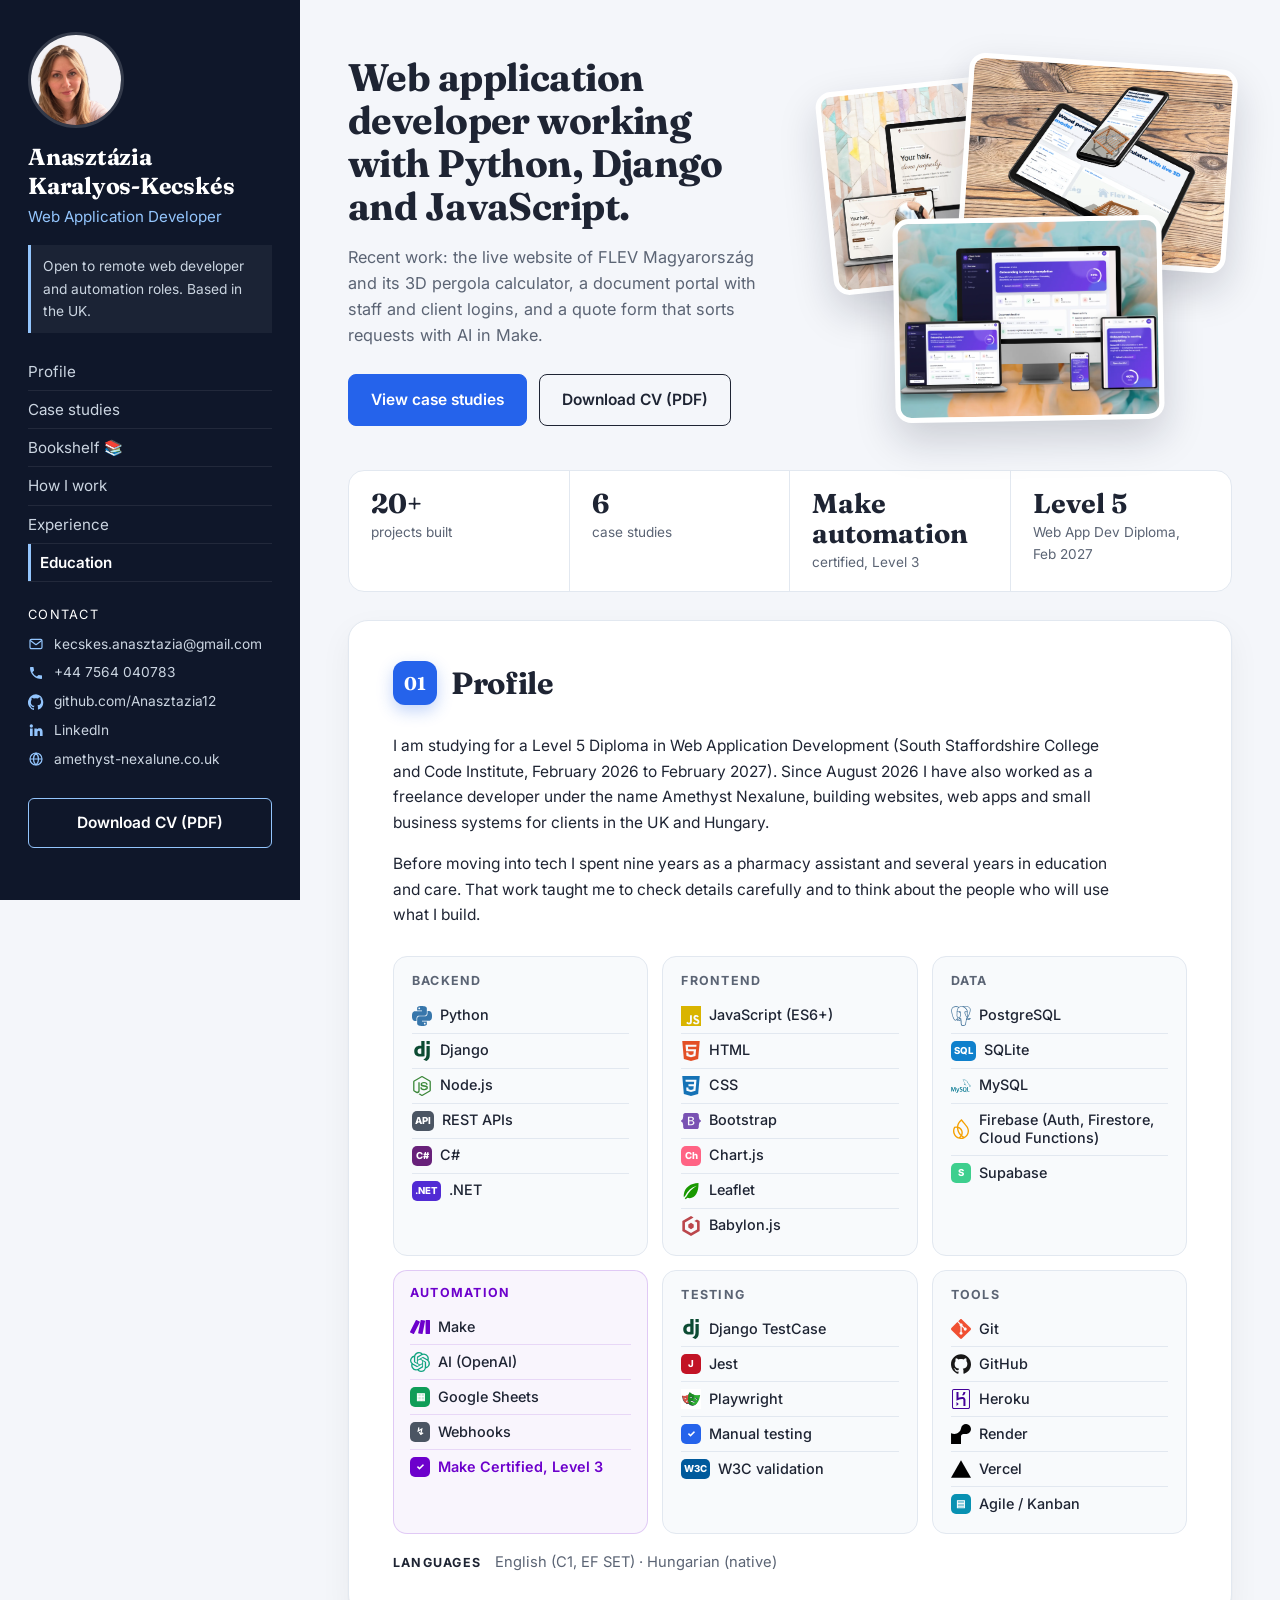
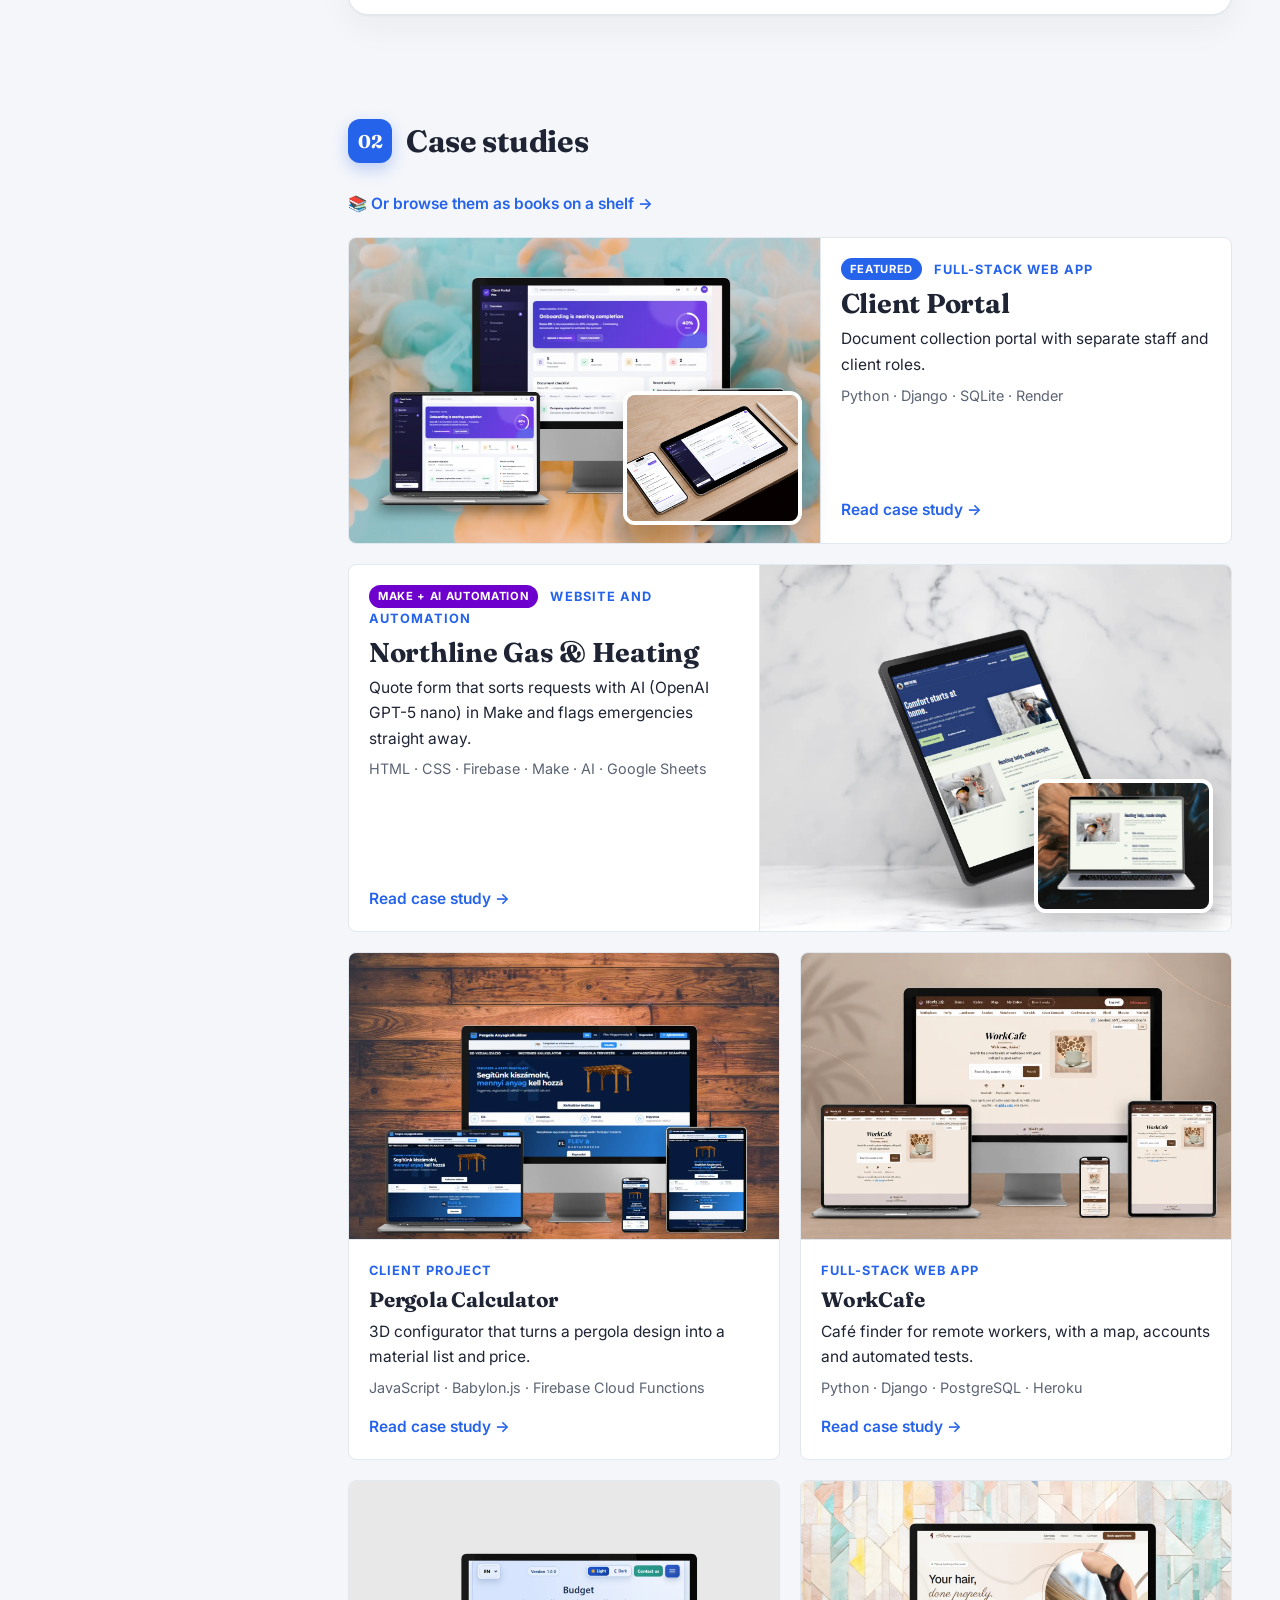
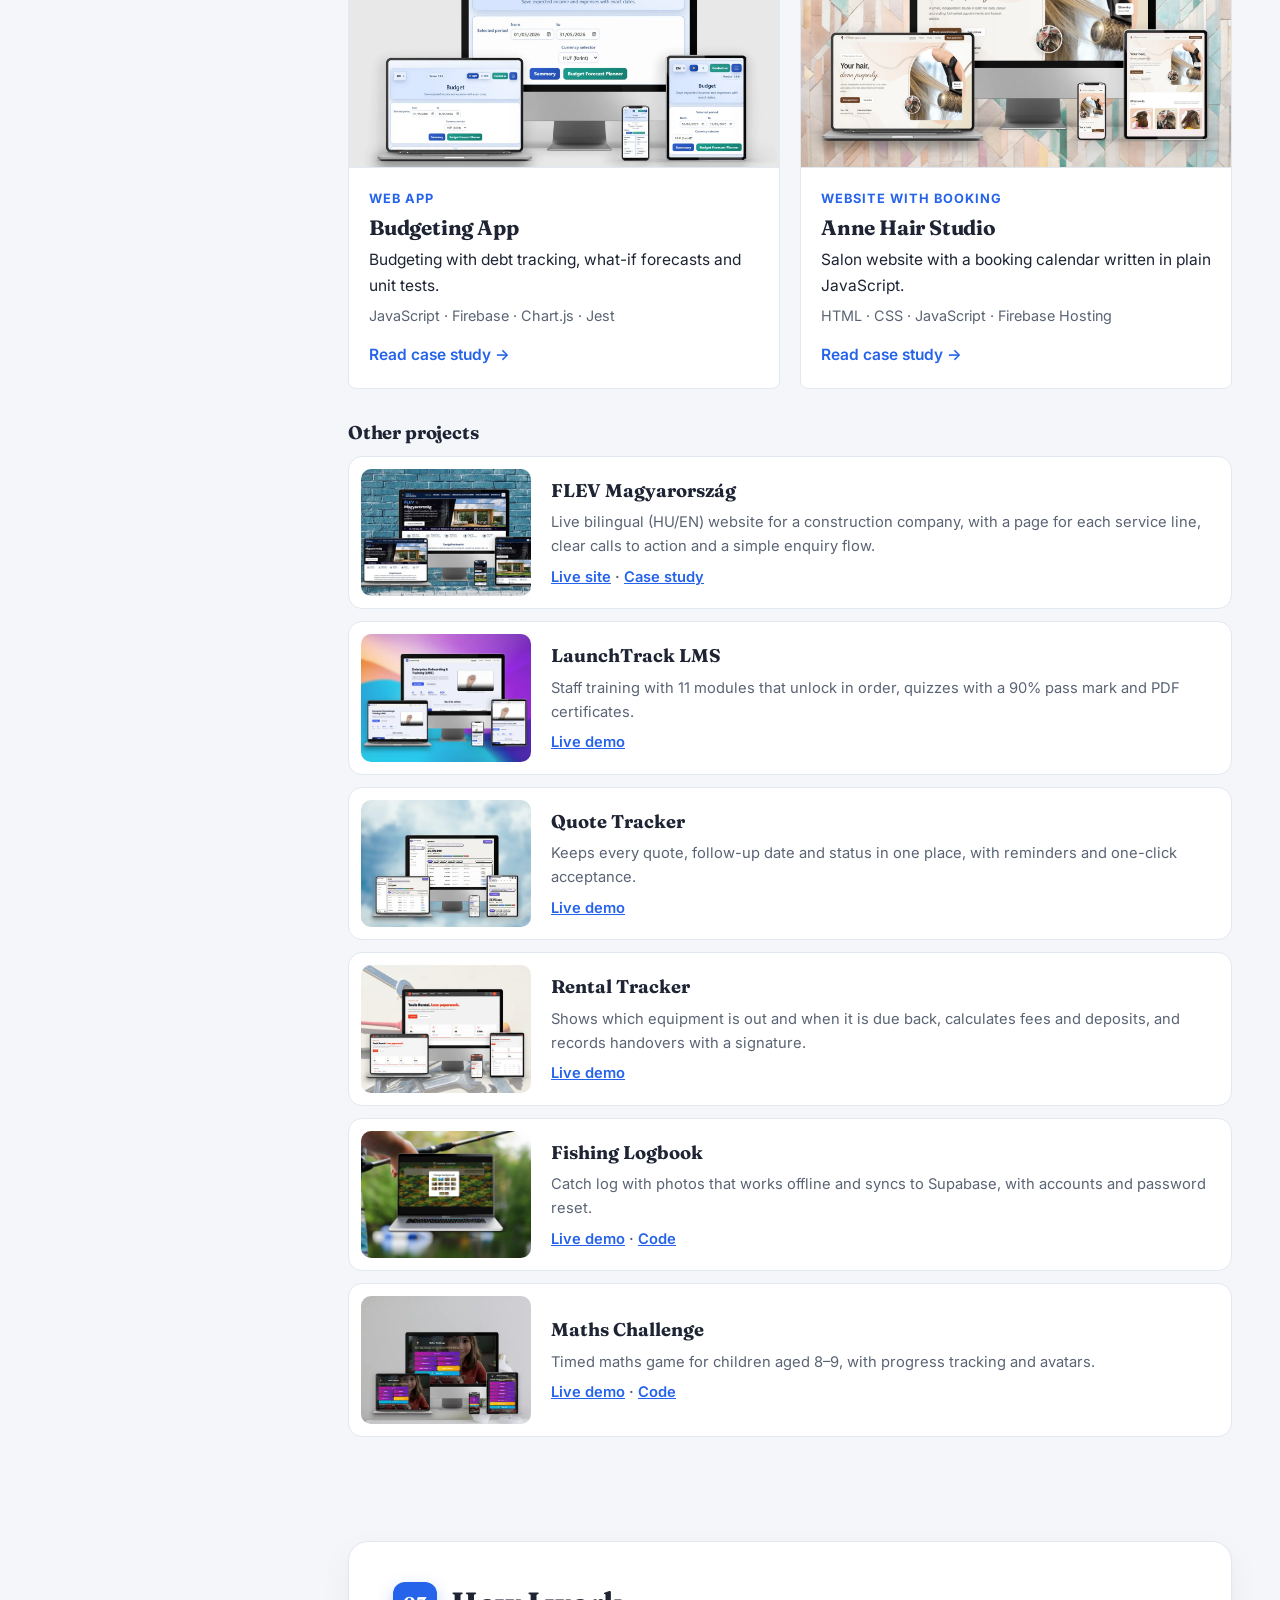
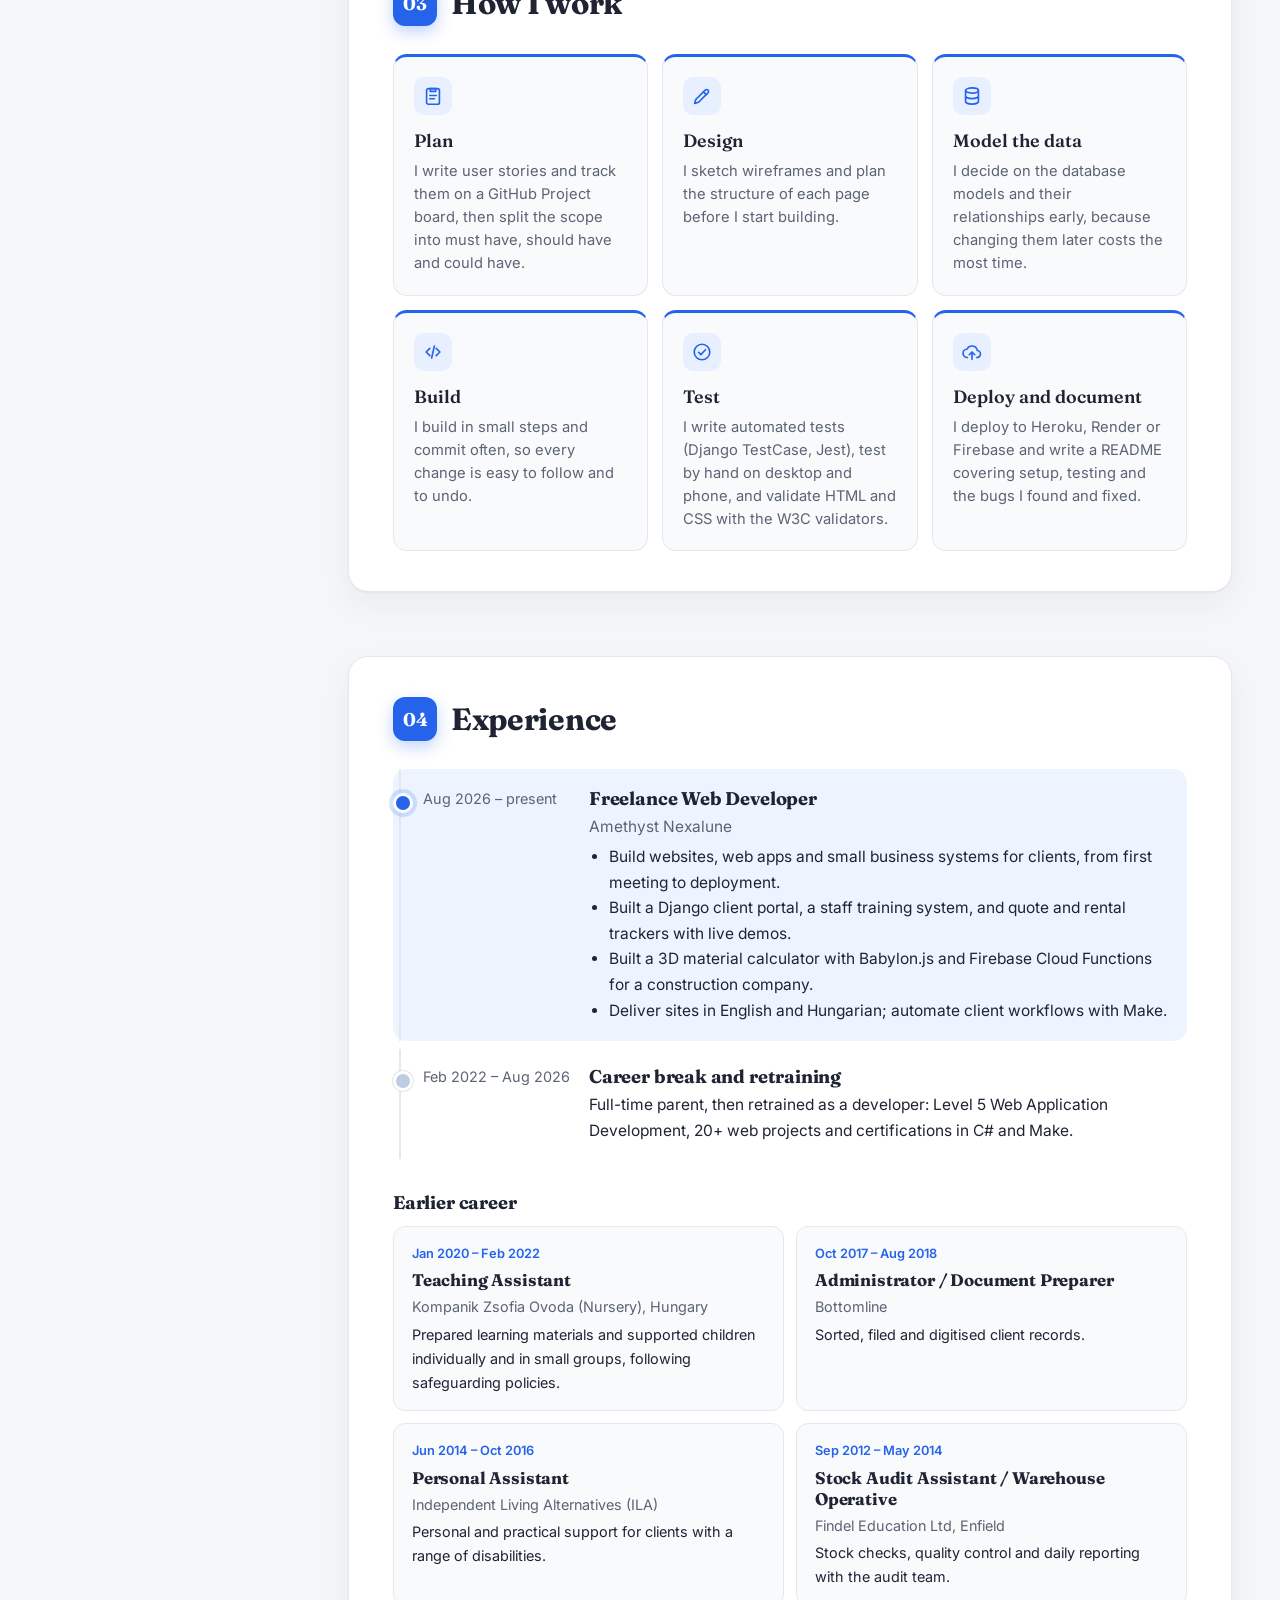
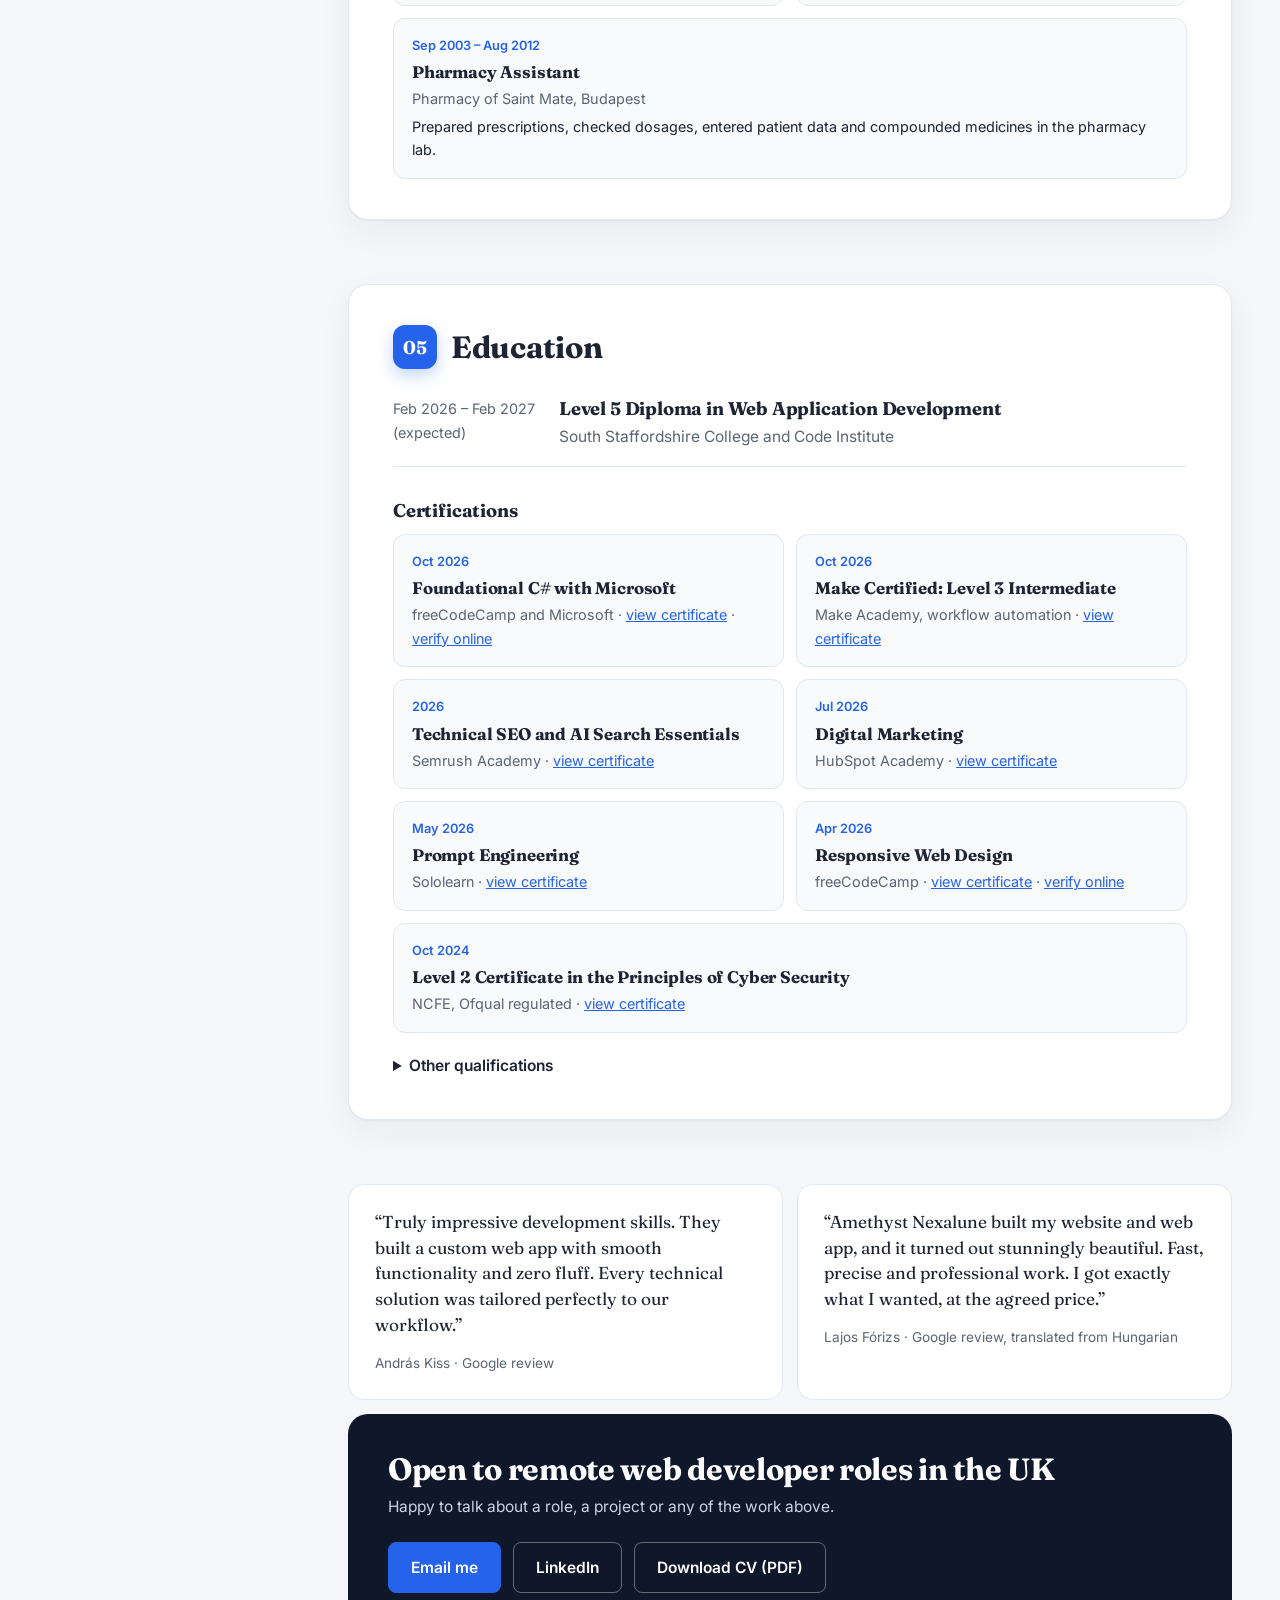
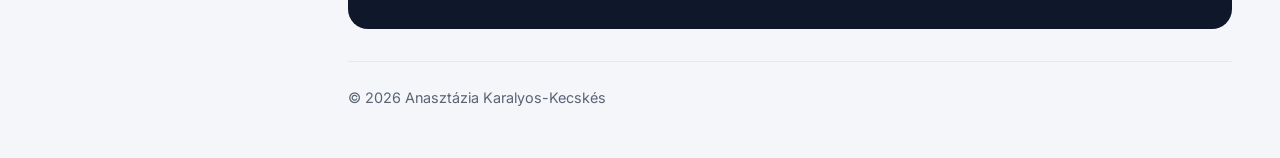
<file: index.html>
<!DOCTYPE html>
<html lang="en">
<head>
    <meta charset="UTF-8">
    <meta name="viewport" content="width=device-width, initial-scale=1.0">
    <title>Anasztázia Karalyos-Kecskés | Web Application Developer</title>
    <meta name="description" content="Portfolio and CV of Anasztázia Karalyos-Kecskés, web application developer working with Python, Django, JavaScript, PostgreSQL and Firebase.">
    <meta property="og:type" content="website">
    <meta property="og:title" content="Anasztázia Karalyos-Kecskés | Web Application Developer">
    <meta property="og:description" content="Portfolio and CV of Anasztázia Karalyos-Kecskés, web application developer working with Python, Django, JavaScript, PostgreSQL and Firebase.">
    <meta property="og:url" content="https://anasztazia12.github.io/portfolio/">
    <meta property="og:image" content="https://anasztazia12.github.io/portfolio/assets/images/og-portfolio.png">
    <meta property="og:image:width" content="1200">
    <meta property="og:image:height" content="630">
    <meta name="twitter:card" content="summary_large_image">
    <link rel="icon" href="assets/images/favicon.ico">
    <link rel="apple-touch-icon" href="assets/images/favicon180.png">
    <link rel="preconnect" href="https://fonts.googleapis.com">
    <link rel="preconnect" href="https://fonts.gstatic.com" crossorigin>
    <link rel="stylesheet" href="https://fonts.googleapis.com/css2?family=Fraunces:opsz,wght@9..144,600;9..144,700&family=Inter:wght@400;500;600;700&display=swap">
    <link rel="stylesheet" href="assets/css/style.css">
</head>
<body>

<div class="layout">

    <!-- Sidebar -->
    <aside class="sidebar">
        <img class="photo" src="assets/images/profile.webp" alt="Anasztázia Karalyos-Kecskés" width="120" height="120">
        <h1>Anasztázia <span class="nowrap">Karalyos-Kecskés</span></h1>
        <p class="role">Web Application Developer</p>
        <p class="status">Open to remote web developer and automation roles. Based in the UK.</p>

        <nav>
            <ul class="menu">
                <li><a href="#profile">Profile</a></li>
                <li><a href="#projects">Case studies</a></li>
                <li><a href="bookshelf.html">Bookshelf 📚</a></li>
                <li><a href="#how-i-work">How I work</a></li>
                <li><a href="#experience">Experience</a></li>
                <li><a href="#education">Education</a></li>
            </ul>
        </nav>

        <p class="side-title">Contact</p>
        <ul class="contact">
            <li><a href="mailto:kecskes.anasztazia@gmail.com"><svg class="ic" viewBox="0 0 24 24" aria-hidden="true"><rect x="3" y="5" width="18" height="14" rx="2" fill="none" stroke="currentColor" stroke-width="1.8"/><path d="m4 7 8 6 8-6" fill="none" stroke="currentColor" stroke-width="1.8" stroke-linecap="round" stroke-linejoin="round"/></svg><span>kecskes.anasztazia@gmail.com</span></a></li>
            <li><a href="tel:+447564040783"><svg class="ic" viewBox="0 0 24 24" aria-hidden="true"><path d="M6.6 10.8a15 15 0 0 0 6.6 6.6l2.2-2.2a1 1 0 0 1 1-.25 11.4 11.4 0 0 0 3.6.57 1 1 0 0 1 1 1V20a1 1 0 0 1-1 1A17 17 0 0 1 3 4a1 1 0 0 1 1-1h3.5a1 1 0 0 1 1 1c0 1.25.2 2.45.57 3.57a1 1 0 0 1-.25 1z" fill="currentColor"/></svg><span>+44 7564 040783</span></a></li>
            <li><a href="https://github.com/Anasztazia12" target="_blank" rel="noopener"><svg class="ic" viewBox="0 0 24 24" aria-hidden="true"><path fill="currentColor" d="M12 .5a12 12 0 0 0-3.8 23.4c.6.1.8-.3.8-.6v-2c-3.3.7-4-1.6-4-1.6-.6-1.4-1.4-1.8-1.4-1.8-1.1-.7.1-.7.1-.7 1.2.1 1.8 1.2 1.8 1.2 1.1 1.8 2.8 1.3 3.5 1 .1-.8.4-1.3.8-1.6-2.7-.3-5.5-1.3-5.5-5.9 0-1.3.5-2.4 1.2-3.2-.1-.3-.5-1.5.1-3.2 0 0 1-.3 3.3 1.2a11.5 11.5 0 0 1 6 0C17.3 4.7 18.3 5 18.3 5c.6 1.7.2 2.9.1 3.2.8.8 1.2 1.9 1.2 3.2 0 4.6-2.8 5.6-5.5 5.9.4.4.8 1.1.8 2.2v3.3c0 .3.2.7.8.6A12 12 0 0 0 12 .5z"/></svg><span>github.com/Anasztazia12</span></a></li>
            <li><a href="https://www.linkedin.com/in/anasztazia-k-096679420/" target="_blank" rel="noopener"><svg class="ic" viewBox="0 0 24 24" aria-hidden="true"><path fill="currentColor" d="M4.98 3.5a2.5 2.5 0 1 1 0 5 2.5 2.5 0 0 1 0-5zM3 9.75h4v11.25H3zM9.5 9.75h3.8v1.6h.06c.53-1 1.83-2.05 3.77-2.05 4.03 0 4.77 2.6 4.77 6v5.7h-4v-5.05c0-1.2-.02-2.75-1.7-2.75-1.7 0-1.95 1.3-1.95 2.66V21H9.5z"/></svg><span>LinkedIn</span></a></li>
            <li><a href="https://www.amethyst-nexalune.co.uk" target="_blank" rel="noopener"><svg class="ic" viewBox="0 0 24 24" aria-hidden="true"><g fill="none" stroke="currentColor" stroke-width="1.8"><circle cx="12" cy="12" r="9"/><path d="M3 12h18M12 3c2.5 2.7 3.8 5.7 3.8 9s-1.3 6.3-3.8 9M12 3c-2.5 2.7-3.8 5.7-3.8 9s1.3 6.3 3.8 9"/></g></svg><span>amethyst-nexalune.co.uk</span></a></li>
        </ul>

        <a class="cv-button" href="assets/pdf/CV_Anasztazia_Karalyos-Kecskes.pdf" download>Download CV (PDF)</a>
    </aside>

    <!-- Main content -->
    <main class="content">

        <!-- Intro -->
        <section class="intro">
            <div class="intro-text">
                <p class="intro-title">Web application developer working with Python, Django and JavaScript.</p>
                <p class="intro-sub">Recent work: the live website of FLEV Magyarország and its 3D pergola calculator, a document portal with staff and client logins, and a quote form that sorts requests with AI in Make.</p>
                <div class="intro-actions">
                    <a class="btn btn-primary" href="#projects">View case studies</a>
                    <a class="btn" href="assets/pdf/CV_Anasztazia_Karalyos-Kecskes.pdf" download>Download CV (PDF)</a>
                </div>
            </div>
            <div class="intro-shots" aria-label="Three of my projects">
                <a class="shot shot-1" href="case-studies/anne-hair-studio.html"><img src="assets/images/hair-responsive-devices-mockup.webp" alt="Anne Hair Studio website on several devices"><span>Anne Hair Studio</span></a>
                <a class="shot shot-2" href="case-studies/pergola-calculator.html"><img src="assets/images/pergola-mockup2.webp" alt="Pergola Calculator with its live 3D model on a tablet and phone"><span>Pergola Calculator</span></a>
                <a class="shot shot-3" href="case-studies/client-portal.html"><img src="assets/images/client-portal-responsive-devices-mockup.webp" alt="Client Portal on several devices"><span>Client Portal</span></a>
            </div>
            <ul class="intro-stats">
                <li><strong>20+</strong><span>projects built</span></li>
                <li><strong>6</strong><span>case studies</span></li>
                <li><strong>Make automation</strong><span>certified, Level 3</span></li>
                <li><strong>Level 5</strong><span>Web App Dev Diploma, <span class="nowrap">Feb 2027</span></span></li>
            </ul>
        </section>

        <!-- Profile -->
        <section class="block" id="profile">
            <h2><span class="num">01</span>Profile</h2>
            <p>I am studying for a Level 5 Diploma in Web Application Development (South Staffordshire College and Code Institute, February 2026 to February 2027). Since August 2026 I have also worked as a freelance developer under the name Amethyst Nexalune, building websites, web apps and small business systems for clients in the UK and Hungary.</p>
            <p>Before moving into tech I spent nine years as a pharmacy assistant and several years in education and care. That work taught me to check details carefully and to think about the people who will use what I build.</p>

            <div class="skill-groups">
                <div class="skill-group">
                    <h3>Backend</h3>
                    <ul class="chips">
                        <li><svg class="sk-logo" style="color:#3776AB" aria-hidden="true"><use href="assets/images/tech-logos.svg#python"></use></svg><span>Python</span></li>
                        <li><svg class="sk-logo" style="color:#0C4B33" aria-hidden="true"><use href="assets/images/tech-logos.svg#django"></use></svg><span>Django</span></li>
                        <li><svg class="sk-logo" style="color:#3C873A" aria-hidden="true"><use href="assets/images/tech-logos.svg#nodejs"></use></svg><span>Node.js</span></li>
                        <li><span class="sk-mark" style="background:#4b5563" aria-hidden="true">API</span><span>REST APIs</span></li>
                        <li><span class="sk-mark" style="background:#68217A" aria-hidden="true">C#</span><span>C#</span></li>
                        <li><span class="sk-mark" style="background:#512BD4" aria-hidden="true">.NET</span><span>.NET</span></li>
                    </ul>
                </div>
                <div class="skill-group">
                    <h3>Frontend</h3>
                    <ul class="chips">
                        <li><svg class="sk-logo" style="color:#D9B400" aria-hidden="true"><use href="assets/images/tech-logos.svg#javascript"></use></svg><span>JavaScript (ES6+)</span></li>
                        <li><svg class="sk-logo" style="color:#E34F26" aria-hidden="true"><use href="assets/images/tech-logos.svg#html5"></use></svg><span>HTML</span></li>
                        <li><svg class="sk-logo" style="color:#1572B6" aria-hidden="true"><use href="assets/images/tech-logos.svg#css3"></use></svg><span>CSS</span></li>
                        <li><svg class="sk-logo" style="color:#7952B3" aria-hidden="true"><use href="assets/images/tech-logos.svg#bootstrap"></use></svg><span>Bootstrap</span></li>
                        <li><span class="sk-mark" style="background:#FF6384" aria-hidden="true">Ch</span><span>Chart.js</span></li>
                        <li><svg class="sk-logo" style="color:#199900" aria-hidden="true"><use href="assets/images/tech-logos.svg#leaflet"></use></svg><span>Leaflet</span></li>
                        <li><svg class="sk-logo" style="color:#BB464B" aria-hidden="true"><use href="assets/images/tech-logos.svg#babylondotjs"></use></svg><span>Babylon.js</span></li>
                    </ul>
                </div>
                <div class="skill-group">
                    <h3>Data</h3>
                    <ul class="chips">
                        <li><svg class="sk-logo" style="color:#336791" aria-hidden="true"><use href="assets/images/tech-logos.svg#postgresql"></use></svg><span>PostgreSQL</span></li>
                        <li><span class="sk-mark" style="background:#0F80CC" aria-hidden="true">SQL</span><span>SQLite</span></li>
                        <li><svg class="sk-logo" style="color:#00758F" aria-hidden="true"><use href="assets/images/tech-logos.svg#mysql"></use></svg><span>MySQL</span></li>
                        <li><svg class="sk-logo" style="color:#F5A000" aria-hidden="true"><use href="assets/images/tech-logos.svg#firebase"></use></svg><span>Firebase (Auth, Firestore, Cloud Functions)</span></li>
                        <li><span class="sk-mark" style="background:#3ECF8E" aria-hidden="true">S</span><span>Supabase</span></li>
                    </ul>
                </div>
                <div class="skill-group skill-group-make">
                    <h3>Automation</h3>
                    <ul class="chips">
                        <li><svg class="sk-logo" style="color:#6D00CC" aria-hidden="true"><use href="assets/images/tech-logos.svg#make"></use></svg><span>Make</span></li>
                        <li><svg class="sk-logo" style="color:#10A37F" aria-hidden="true"><use href="assets/images/tech-logos.svg#openai"></use></svg><span>AI (OpenAI)</span></li>
                        <li><span class="sk-mark" style="background:#0F9D58" aria-hidden="true">▦</span><span>Google Sheets</span></li>
                        <li><span class="sk-mark" style="background:#4b5563" aria-hidden="true">↯</span><span>Webhooks</span></li>
                        <li class="chip-cert"><span class="sk-mark" style="background:#6D00CC" aria-hidden="true">✓</span><span>Make Certified, Level 3</span></li>
                    </ul>
                </div>
                <div class="skill-group">
                    <h3>Testing</h3>
                    <ul class="chips">
                        <li><svg class="sk-logo" style="color:#0C4B33" aria-hidden="true"><use href="assets/images/tech-logos.svg#django"></use></svg><span>Django TestCase</span></li>
                        <li><span class="sk-mark" style="background:#C21325" aria-hidden="true">J</span><span>Jest</span></li>
                        <li><img class="sk-logo" src="assets/images/playwright-logo.png" alt="" width="20" height="20"><span>Playwright</span></li>
                        <li><span class="sk-mark" style="background:#2563eb" aria-hidden="true">✓</span><span>Manual testing</span></li>
                        <li><span class="sk-mark" style="background:#005A9C" aria-hidden="true">W3C</span><span>W3C validation</span></li>
                    </ul>
                </div>
                <div class="skill-group">
                    <h3>Tools</h3>
                    <ul class="chips">
                        <li><svg class="sk-logo" style="color:#F05032" aria-hidden="true"><use href="assets/images/tech-logos.svg#git"></use></svg><span>Git</span></li>
                        <li><svg class="sk-logo" style="color:#181717" aria-hidden="true"><use href="assets/images/tech-logos.svg#github"></use></svg><span>GitHub</span></li>
                        <li><svg class="sk-logo" style="color:#430098" aria-hidden="true"><use href="assets/images/tech-logos.svg#heroku"></use></svg><span>Heroku</span></li>
                        <li><svg class="sk-logo" style="color:#000000" aria-hidden="true"><use href="assets/images/tech-logos.svg#render"></use></svg><span>Render</span></li>
                        <li><svg class="sk-logo" style="color:#000000" aria-hidden="true"><use href="assets/images/tech-logos.svg#vercel"></use></svg><span>Vercel</span></li>
                        <li><span class="sk-mark" style="background:#0891b2" aria-hidden="true">▤</span><span>Agile / Kanban</span></li>
                    </ul>
                </div>
            </div>
            <p class="skill-langs"><strong>Languages</strong> English (C1, EF SET) · Hungarian (native)</p>
        </section>

        <!-- Case studies -->
        <section class="block" id="projects">
            <h2><span class="num">02</span>Case studies</h2>
            <a class="shelf-link" href="bookshelf.html">📚 Or browse them as books on a shelf →</a>
            <div class="cards">
                <a class="project-card featured" href="case-studies/client-portal.html">
                    <div class="featured-media">
                        <img src="assets/images/client-portal-responsive-devices-mockup.webp" alt="Client Portal on laptop, tablet and phone">
                        <img class="featured-inset" src="assets/images/client-portal-tablet-phone.webp" alt="" loading="lazy">
                    </div>
                    <div class="project-card-text">
                        <p class="case-type"><span class="badge">Featured</span> Full-stack web app</p>
                        <h3>Client Portal</h3>
                        <p>Document collection portal with separate staff and client roles.</p>
                        <p class="stack">Python · Django · SQLite · Render</p>
                        <span class="read">Read case study →</span>
                    </div>
                </a>
                <a class="project-card featured featured-alt" href="case-studies/northline-automation.html">
                    <div class="featured-media">
                        <img src="assets/images/plumber-tablet.webp" alt="Northline website on a tablet">
                        <img class="featured-inset" src="assets/images/plumber-services-laptop.webp" alt="" loading="lazy">
                    </div>
                    <div class="project-card-text">
                        <p class="case-type"><span class="badge badge-make">Make + AI automation</span> Website and automation</p>
                        <h3>Northline Gas &amp; Heating</h3>
                        <p>Quote form that sorts requests with AI (OpenAI GPT-5 nano) in Make and flags emergencies straight away.</p>
                        <p class="stack">HTML · CSS · Firebase · Make · AI · Google Sheets</p>
                        <span class="read">Read case study →</span>
                    </div>
                </a>
                <a class="project-card" href="case-studies/pergola-calculator.html">
                    <img src="assets/images/pergola-responsive-devices-mockup.webp" alt="Pergola Calculator on several devices">
                    <div class="project-card-text">
                        <p class="case-type">Client project</p>
                        <h3>Pergola Calculator</h3>
                        <p>3D configurator that turns a pergola design into a material list and price.</p>
                        <p class="stack">JavaScript · Babylon.js · Firebase Cloud Functions</p>
                        <span class="read">Read case study →</span>
                    </div>
                </a>
                <a class="project-card" href="case-studies/workcafe.html">
                    <img src="assets/images/workcafe-responsive-devices-mockup.webp" alt="WorkCafe on laptop, tablet and phone">
                    <div class="project-card-text">
                        <p class="case-type">Full-stack web app</p>
                        <h3>WorkCafe</h3>
                        <p>Café finder for remote workers, with a map, accounts and automated tests.</p>
                        <p class="stack">Python · Django · PostgreSQL · Heroku</p>
                        <span class="read">Read case study →</span>
                    </div>
                </a>
                <a class="project-card" href="case-studies/budgeting-app.html">
                    <img src="assets/images/budgeting-app.webp" alt="Budgeting App on several devices">
                    <div class="project-card-text">
                        <p class="case-type">Web app</p>
                        <h3>Budgeting App</h3>
                        <p>Budgeting with debt tracking, what-if forecasts and unit tests.</p>
                        <p class="stack">JavaScript · Firebase · Chart.js · Jest</p>
                        <span class="read">Read case study →</span>
                    </div>
                </a>
                <a class="project-card" href="case-studies/anne-hair-studio.html">
                    <img src="assets/images/hair-responsive-devices-mockup.webp" alt="Anne Hair Studio on laptop, tablet and phone">
                    <div class="project-card-text">
                        <p class="case-type">Website with booking</p>
                        <h3>Anne Hair Studio</h3>
                        <p>Salon website with a booking calendar written in plain JavaScript.</p>
                        <p class="stack">HTML · CSS · JavaScript · Firebase Hosting</p>
                        <span class="read">Read case study →</span>
                    </div>
                </a>
            </div>

            <h3 class="sub-title" id="other-projects">Other projects</h3>
            <ul class="other mini-rows">
                <li class="mini-row">
                    <img src="assets/images/flev-thumb.webp" alt="" loading="lazy">
                    <div>
                        <h4>FLEV Magyarország</h4>
                        <p>Live bilingual (HU/EN) website for a construction company, with a page for each service line, clear calls to action and a simple enquiry flow.</p>
                        <p class="mini-links"><a href="https://flev.hu" target="_blank" rel="noopener">Live site</a> · <a href="https://www.amethyst-nexalune.co.uk/case-studies/flev-magyarorszag" target="_blank" rel="noopener">Case study</a></p>
                    </div>
                </li>
                <li class="mini-row">
                    <img src="assets/images/lms-thumb.webp" alt="" loading="lazy">
                    <div>
                        <h4>LaunchTrack LMS</h4>
                        <p>Staff training with 11 modules that unlock in order, quizzes with a 90% pass mark and PDF certificates.</p>
                        <p class="mini-links"><a href="https://lms-demo-w8lj.onrender.com" target="_blank" rel="noopener">Live demo</a></p>
                    </div>
                </li>
                <li class="mini-row">
                    <img src="assets/images/quote-thumb.webp" alt="" loading="lazy">
                    <div>
                        <h4>Quote Tracker</h4>
                        <p>Keeps every quote, follow-up date and status in one place, with reminders and one-click acceptance.</p>
                        <p class="mini-links"><a href="https://quote-demo.onrender.com" target="_blank" rel="noopener">Live demo</a></p>
                    </div>
                </li>
                <li class="mini-row">
                    <img src="assets/images/rental-thumb.webp" alt="" loading="lazy">
                    <div>
                        <h4>Rental Tracker</h4>
                        <p>Shows which equipment is out and when it is due back, calculates fees and deposits, and records handovers with a signature.</p>
                        <p class="mini-links"><a href="https://rental-demo.onrender.com" target="_blank" rel="noopener">Live demo</a></p>
                    </div>
                </li>
                <li class="mini-row">
                    <img src="assets/images/fishing-logbook.webp" alt="" loading="lazy">
                    <div>
                        <h4>Fishing Logbook</h4>
                        <p>Catch log with photos that works offline and syncs to Supabase, with accounts and password reset.</p>
                        <p class="mini-links"><a href="https://fishing-logbook.amethyst-nexalune.co.uk/" target="_blank" rel="noopener">Live demo</a> · <a href="https://github.com/Anasztazia12/fishing-logbook" target="_blank" rel="noopener">Code</a></p>
                    </div>
                </li>
                <li class="mini-row">
                    <img src="assets/images/maths-thumb.webp" alt="" loading="lazy">
                    <div>
                        <h4>Maths Challenge</h4>
                        <p>Timed maths game for children aged 8–9, with progress tracking and avatars.</p>
                        <p class="mini-links"><a href="https://maths-challenge.amethyst-nexalune.co.uk/" target="_blank" rel="noopener">Live demo</a> · <a href="https://github.com/Anasztazia12/Maths-Challenge" target="_blank" rel="noopener">Code</a></p>
                    </div>
                </li>
            </ul>
        </section>

        <!-- How I work -->
        <section class="block" id="how-i-work">
            <h2><span class="num">03</span>How I work</h2>
            <ol class="steps">
                <li><svg class="step-ic" viewBox="0 0 24 24" aria-hidden="true"><g fill="none" stroke="currentColor" stroke-width="1.8" stroke-linecap="round" stroke-linejoin="round"><rect x="5" y="4" width="14" height="17" rx="2"/><path d="M9 4h6v3H9zM8.5 11.5h7M8.5 15h5"/></g></svg><strong>Plan</strong>I write user stories and track them on a GitHub Project board, then split the scope into must have, should have and could have.</li>
                <li><svg class="step-ic" viewBox="0 0 24 24" aria-hidden="true"><g fill="none" stroke="currentColor" stroke-width="1.8" stroke-linecap="round" stroke-linejoin="round"><path d="M4 20l1.2-4.2L15.5 5.5a2.1 2.1 0 0 1 3 3L8.2 18.8z"/><path d="M13.5 7.5l3 3"/></g></svg><strong>Design</strong>I sketch wireframes and plan the structure of each page before I start building.</li>
                <li><svg class="step-ic" viewBox="0 0 24 24" aria-hidden="true"><g fill="none" stroke="currentColor" stroke-width="1.8" stroke-linecap="round" stroke-linejoin="round"><ellipse cx="12" cy="6" rx="7" ry="2.8"/><path d="M5 6v6c0 1.5 3.1 2.8 7 2.8s7-1.3 7-2.8V6M5 12v6c0 1.5 3.1 2.8 7 2.8s7-1.3 7-2.8v-6"/></g></svg><strong>Model the data</strong>I decide on the database models and their relationships early, because changing them later costs the most time.</li>
                <li><svg class="step-ic" viewBox="0 0 24 24" aria-hidden="true"><g fill="none" stroke="currentColor" stroke-width="1.8" stroke-linecap="round" stroke-linejoin="round"><path d="M8.5 8 4.5 12l4 4M15.5 8l4 4-4 4M13.5 5.5l-3 13"/></g></svg><strong>Build</strong>I build in small steps and commit often, so every change is easy to follow and to undo.</li>
                <li><svg class="step-ic" viewBox="0 0 24 24" aria-hidden="true"><g fill="none" stroke="currentColor" stroke-width="1.8" stroke-linecap="round" stroke-linejoin="round"><circle cx="12" cy="12" r="8.5"/><path d="m8.2 12.3 2.5 2.5 5.1-5.3"/></g></svg><strong>Test</strong>I write automated tests (Django TestCase, Jest), test by hand on desktop and phone, and validate HTML and CSS with the W3C validators.</li>
                <li><svg class="step-ic" viewBox="0 0 24 24" aria-hidden="true"><g fill="none" stroke="currentColor" stroke-width="1.8" stroke-linecap="round" stroke-linejoin="round"><path d="M7 18a4.5 4.5 0 0 1-.6-9 6 6 0 0 1 11.4 1.4A3.8 3.8 0 0 1 17 18"/><path d="M12 12v8M9 15l3-3 3 3"/></g></svg><strong>Deploy and document</strong>I deploy to Heroku, Render or Firebase and write a README covering setup, testing and the bugs I found and fixed.</li>
            </ol>
        </section>

        <!-- Experience -->
        <section class="block" id="experience">
            <h2><span class="num">04</span>Experience</h2>

            <div class="entry entry-current">
                <span class="when">Aug 2026 – present</span>
                <div>
                    <h3>Freelance Web Developer</h3>
                    <p class="muted">Amethyst Nexalune</p>
                    <ul>
                        <li>Build websites, web apps and small business systems for clients, from first meeting to deployment.</li>
                        <li>Built a Django client portal, a staff training system, and quote and rental trackers with live demos.</li>
                        <li>Built a 3D material calculator with Babylon.js and Firebase Cloud Functions for a construction company.</li>
                        <li>Deliver sites in English and Hungarian; automate client workflows with Make.</li>
                    </ul>
                </div>
            </div>

            <div class="entry">
                <span class="when">Feb 2022 – Aug 2026</span>
                <div>
                    <h3>Career break and retraining</h3>
                    <p>Full-time parent, then retrained as a developer: Level 5 Web Application Development, 20+ web projects and certifications in C# and Make.</p>
                </div>
            </div>

            <h3 class="sub-title">Earlier career</h3>

            <div class="entry-grid">
            <div class="entry">
                <span class="when">Jan 2020 – Feb 2022</span>
                <div>
                    <h3>Teaching Assistant</h3>
                    <p class="muted">Kompanik Zsofia Ovoda (Nursery), Hungary</p>
                    <p>Prepared learning materials and supported children individually and in small groups, following safeguarding policies.</p>
                </div>
            </div>
            <div class="entry">
                <span class="when">Oct 2017 – Aug 2018</span>
                <div>
                    <h3>Administrator / Document Preparer</h3>
                    <p class="muted">Bottomline</p>
                    <p>Sorted, filed and digitised client records.</p>
                </div>
            </div>
            <div class="entry">
                <span class="when">Jun 2014 – Oct 2016</span>
                <div>
                    <h3>Personal Assistant</h3>
                    <p class="muted">Independent Living Alternatives (ILA)</p>
                    <p>Personal and practical support for clients with a range of disabilities.</p>
                </div>
            </div>
            <div class="entry">
                <span class="when">Sep 2012 – May 2014</span>
                <div>
                    <h3>Stock Audit Assistant / Warehouse Operative</h3>
                    <p class="muted">Findel Education Ltd, Enfield</p>
                    <p>Stock checks, quality control and daily reporting with the audit team.</p>
                </div>
            </div>
            <div class="entry">
                <span class="when">Sep 2003 – Aug 2012</span>
                <div>
                    <h3>Pharmacy Assistant</h3>
                    <p class="muted">Pharmacy of Saint Mate, Budapest</p>
                    <p>Prepared prescriptions, checked dosages, entered patient data and compounded medicines in the pharmacy lab.</p>
                </div>
            </div>
            </div>
        </section>

        <!-- Education -->
        <section class="block" id="education">
            <h2><span class="num">05</span>Education</h2>

            <div class="entry">
                <span class="when">Feb 2026 – Feb 2027 (expected)</span>
                <div>
                    <h3>Level 5 Diploma in Web Application Development</h3>
                    <p class="muted">South Staffordshire College and Code Institute</p>
                </div>
            </div>

            <h3 class="sub-title">Certifications</h3>

            <div class="entry-grid">
            <div class="entry">
                <span class="when">Oct 2026</span>
                <div>
                    <h3>Foundational C# with Microsoft</h3>
                    <p class="muted">freeCodeCamp and Microsoft · <a href="assets/images/certs/public-cert-freecodecamp-csharp-microsoft.webp" target="_blank" rel="noopener">view certificate</a> · <a href="https://www.freecodecamp.org/certification/anisz12/foundational-c-sharp-with-microsoft" target="_blank" rel="noopener">verify online</a></p>
                </div>
            </div>
            <div class="entry">
                <span class="when">Oct 2026</span>
                <div>
                    <h3>Make Certified: Level 3 Intermediate</h3>
                    <p class="muted">Make Academy, workflow automation · <a href="assets/images/certs/public-cert-make-level3.webp" target="_blank" rel="noopener">view certificate</a></p>
                </div>
            </div>
            <div class="entry">
                <span class="when">2026</span>
                <div>
                    <h3>Technical SEO and AI Search Essentials</h3>
                    <p class="muted">Semrush Academy · <a href="assets/images/certs/public-cert-semrush-technicalseo.webp" target="_blank" rel="noopener">view certificate</a></p>
                </div>
            </div>
            <div class="entry">
                <span class="when">Jul 2026</span>
                <div>
                    <h3>Digital Marketing</h3>
                    <p class="muted">HubSpot Academy · <a href="assets/images/certs/public-cert-hubspot-digitalmarketing.webp" target="_blank" rel="noopener">view certificate</a></p>
                </div>
            </div>
            <div class="entry">
                <span class="when">May 2026</span>
                <div>
                    <h3>Prompt Engineering</h3>
                    <p class="muted">Sololearn · <a href="assets/images/certs/cert-sololearn-prompteng.webp" target="_blank" rel="noopener">view certificate</a></p>
                </div>
            </div>
            <div class="entry">
                <span class="when">Apr 2026</span>
                <div>
                    <h3>Responsive Web Design</h3>
                    <p class="muted">freeCodeCamp · <a href="assets/images/certs/public-cert-freecodecamp-responsive-web-design.webp" target="_blank" rel="noopener">view certificate</a> · <a href="https://www.freecodecamp.org/certification/anisz12/responsive-web-design-v9" target="_blank" rel="noopener">verify online</a></p>
                </div>
            </div>
            <div class="entry">
                <span class="when">Oct 2024</span>
                <div>
                    <h3>Level 2 Certificate in the Principles of Cyber Security</h3>
                    <p class="muted">NCFE, Ofqual regulated · <a href="assets/images/certs/public-cert-ncfe-cybersecurity.webp" target="_blank" rel="noopener">view certificate</a></p>
                </div>
            </div>
            </div>

            <details>
                <summary>Other qualifications</summary>
                <div class="entry"><span class="when">2026 (expected)</span><div><h3>Level 4, Lower Back Pain Management</h3><p class="muted">PT Academy</p></div></div>
                <div class="entry"><span class="when">2026 (expected)</span><div><h3>Level 3 Diploma, GP Exercise Referral</h3><p class="muted">PT Academy</p></div></div>
                <div class="entry"><span class="when">2026</span><div><h3>Level 5, Child Psychology and Psychiatry</h3></div></div>
                <div class="entry"><span class="when">2026</span><div><h3>Safeguarding in Sport</h3></div></div>
                <div class="entry"><span class="when">2025</span><div><h3>Level 3, Personal Trainer</h3><p class="muted">PT Academy</p></div></div>
                <div class="entry"><span class="when">2025</span><div><h3>Level 2, Gym Instructor</h3><p class="muted">PT Academy</p></div></div>
                <div class="entry"><span class="when">2025</span><div><h3>Level 2, Mental Health First Aid and Advocacy in the Workplace</h3></div></div>
                <div class="entry"><span class="when">2025</span><div><h3>EF SET English Certificate, C1</h3></div></div>
                <div class="entry"><span class="when">2025</span><div><h3>Level 1 Diploma, Professional Coaching</h3></div></div>
                <div class="entry"><span class="when">2024</span><div><h3>Level 2 Functional Skills, Maths</h3></div></div>
                <div class="entry"><span class="when">2009 – 2011</span><div><h3>Legal Assistant Qualification</h3><p class="muted">Forrai School</p></div></div>
                <div class="entry"><span class="when">2003 – 2009</span><div><h3>Pharmacy Assistant Certificate and Pharmacy Technician Assistant</h3></div></div>
                <div class="entry"><span class="when">2003</span><div><h3>Child and Youth Care Worker</h3></div></div>
                <div class="entry"><span class="when">1997 – 2002</span><div><h3>Secondary school (GCSE equivalent)</h3><p class="muted">Ludovika Human and Pedagogy Secondary School</p></div></div>
            </details>
        </section>

        <!-- Reviews and contact -->
        <section class="closing">
            <div class="quotes">
                <figure class="quote">
                    <blockquote>“Truly impressive development skills. They built a custom web app with smooth functionality and zero fluff. Every technical solution was tailored perfectly to our workflow.”</blockquote>
                    <figcaption>András Kiss · Google review</figcaption>
                </figure>
                <figure class="quote">
                    <blockquote>“Amethyst Nexalune built my website and web app, and it turned out stunningly beautiful. Fast, precise and professional work. I got exactly what I wanted, at the agreed price.”</blockquote>
                    <figcaption>Lajos Fórizs · Google review, translated from Hungarian</figcaption>
                </figure>
            </div>
            <div class="closing-cta">
                <h2>Open to remote web developer roles in the UK</h2>
                <p>Happy to talk about a role, a project or any of the work above.</p>
                <div class="intro-actions">
                    <a class="btn btn-primary" href="mailto:kecskes.anasztazia@gmail.com">Email me</a>
                    <a class="btn btn-light" href="https://www.linkedin.com/in/anasztazia-k-096679420/" target="_blank" rel="noopener">LinkedIn</a>
                    <a class="btn btn-light" href="assets/pdf/CV_Anasztazia_Karalyos-Kecskes.pdf" download>Download CV (PDF)</a>
                </div>
            </div>
        </section>

        <footer class="footer">
            © 2026 Anasztázia Karalyos-Kecskés
        </footer>
    </main>
</div>

<script src="assets/js/main.js"></script>
</body>
</html>
</file>
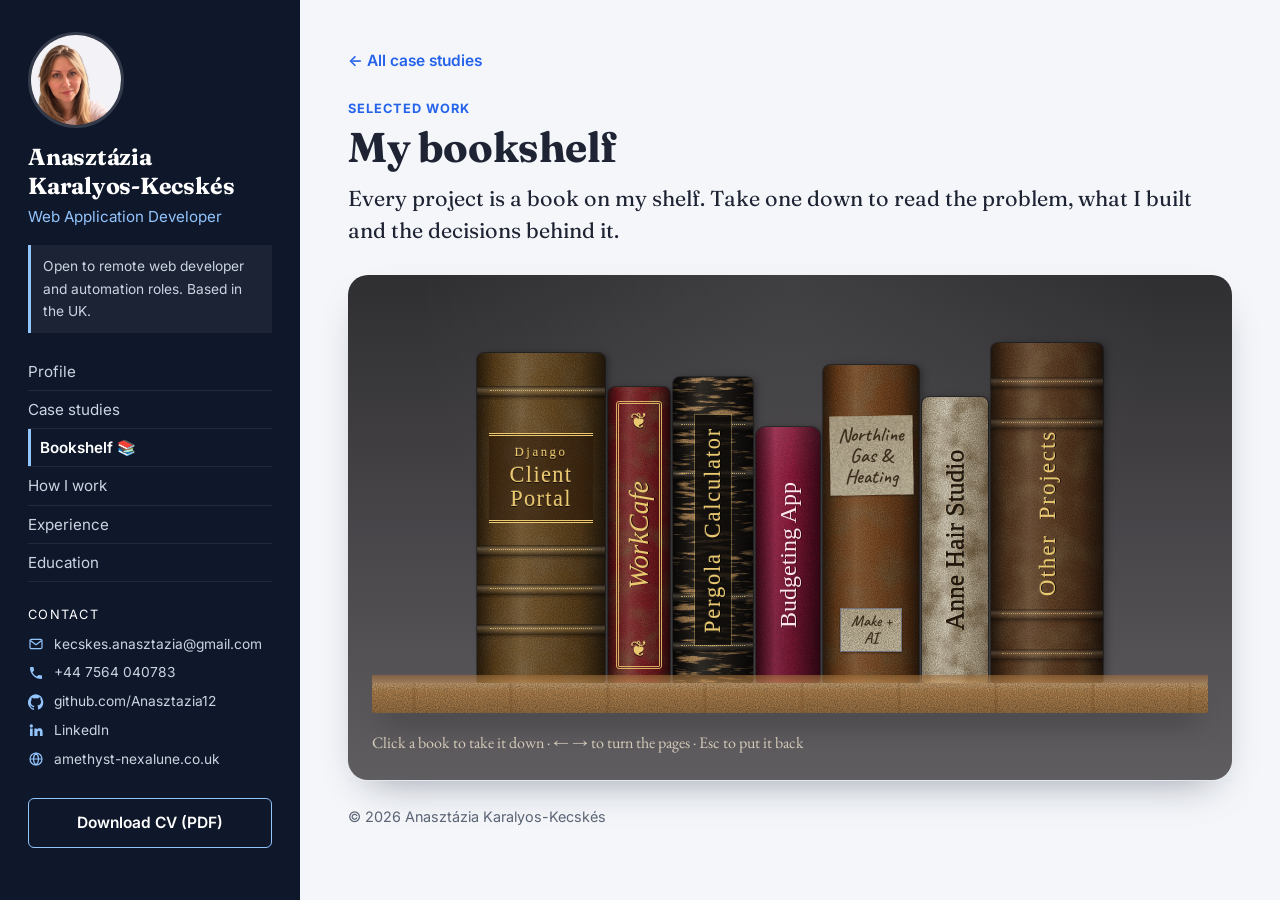
<file: bookshelf.html>
<!DOCTYPE html>
<html lang="en">
<head>
    <meta charset="UTF-8">
    <meta name="viewport" content="width=device-width, initial-scale=1.0">
    <title>My bookshelf | Anasztázia Karalyos-Kecskés</title>
    <meta name="description" content="Anasztázia's case studies as old books on a shelf. Take one down and read it page by page.">
    <link rel="icon" href="assets/images/favicon.ico">
    <link rel="preconnect" href="https://fonts.googleapis.com">
    <link rel="preconnect" href="https://fonts.gstatic.com" crossorigin>
    <link rel="stylesheet" href="https://fonts.googleapis.com/css2?family=Fraunces:opsz,wght@9..144,600;9..144,700&family=Inter:wght@400;500;600;700&family=IM+Fell+English:ital@0;1&family=IM+Fell+English+SC&family=EB+Garamond:wght@400;500;600&family=Caveat:wght@500;600&display=swap">
    <link rel="stylesheet" href="assets/css/style.css">
</head>
<body class="shelf-page">

<div class="layout">

    <!-- Sidebar -->
    <aside class="sidebar">
        <img class="photo" src="assets/images/profile.webp" alt="Anasztázia Karalyos-Kecskés" width="120" height="120">
        <h1>Anasztázia <span class="nowrap">Karalyos-Kecskés</span></h1>
        <p class="role">Web Application Developer</p>
        <p class="status">Open to remote web developer and automation roles. Based in the UK.</p>

        <nav>
            <ul class="menu">
                <li><a href="index.html#profile">Profile</a></li>
                <li><a href="index.html#projects">Case studies</a></li>
                <li><a href="bookshelf.html" class="is-active" aria-current="page">Bookshelf 📚</a></li>
                <li><a href="index.html#how-i-work">How I work</a></li>
                <li><a href="index.html#experience">Experience</a></li>
                <li><a href="index.html#education">Education</a></li>
            </ul>
        </nav>

        <p class="side-title">Contact</p>
        <ul class="contact">
            <li><a href="mailto:kecskes.anasztazia@gmail.com"><svg class="ic" viewBox="0 0 24 24" aria-hidden="true"><rect x="3" y="5" width="18" height="14" rx="2" fill="none" stroke="currentColor" stroke-width="1.8"/><path d="m4 7 8 6 8-6" fill="none" stroke="currentColor" stroke-width="1.8" stroke-linecap="round" stroke-linejoin="round"/></svg><span>kecskes.anasztazia@gmail.com</span></a></li>
            <li><a href="tel:+447564040783"><svg class="ic" viewBox="0 0 24 24" aria-hidden="true"><path d="M6.6 10.8a15 15 0 0 0 6.6 6.6l2.2-2.2a1 1 0 0 1 1-.25 11.4 11.4 0 0 0 3.6.57 1 1 0 0 1 1 1V20a1 1 0 0 1-1 1A17 17 0 0 1 3 4a1 1 0 0 1 1-1h3.5a1 1 0 0 1 1 1c0 1.25.2 2.45.57 3.57a1 1 0 0 1-.25 1z" fill="currentColor"/></svg><span>+44 7564 040783</span></a></li>
            <li><a href="https://github.com/Anasztazia12" target="_blank" rel="noopener"><svg class="ic" viewBox="0 0 24 24" aria-hidden="true"><path fill="currentColor" d="M12 .5a12 12 0 0 0-3.8 23.4c.6.1.8-.3.8-.6v-2c-3.3.7-4-1.6-4-1.6-.6-1.4-1.4-1.8-1.4-1.8-1.1-.7.1-.7.1-.7 1.2.1 1.8 1.2 1.8 1.2 1.1 1.8 2.8 1.3 3.5 1 .1-.8.4-1.3.8-1.6-2.7-.3-5.5-1.3-5.5-5.9 0-1.3.5-2.4 1.2-3.2-.1-.3-.5-1.5.1-3.2 0 0 1-.3 3.3 1.2a11.5 11.5 0 0 1 6 0C17.3 4.7 18.3 5 18.3 5c.6 1.7.2 2.9.1 3.2.8.8 1.2 1.9 1.2 3.2 0 4.6-2.8 5.6-5.5 5.9.4.4.8 1.1.8 2.2v3.3c0 .3.2.7.8.6A12 12 0 0 0 12 .5z"/></svg><span>github.com/Anasztazia12</span></a></li>
            <li><a href="https://www.linkedin.com/in/anasztazia-k-096679420/" target="_blank" rel="noopener"><svg class="ic" viewBox="0 0 24 24" aria-hidden="true"><path fill="currentColor" d="M4.98 3.5a2.5 2.5 0 1 1 0 5 2.5 2.5 0 0 1 0-5zM3 9.75h4v11.25H3zM9.5 9.75h3.8v1.6h.06c.53-1 1.83-2.05 3.77-2.05 4.03 0 4.77 2.6 4.77 6v5.7h-4v-5.05c0-1.2-.02-2.75-1.7-2.75-1.7 0-1.95 1.3-1.95 2.66V21H9.5z"/></svg><span>LinkedIn</span></a></li>
            <li><a href="https://www.amethyst-nexalune.co.uk" target="_blank" rel="noopener"><svg class="ic" viewBox="0 0 24 24" aria-hidden="true"><g fill="none" stroke="currentColor" stroke-width="1.8"><circle cx="12" cy="12" r="9"/><path d="M3 12h18M12 3c2.5 2.7 3.8 5.7 3.8 9s-1.3 6.3-3.8 9M12 3c-2.5 2.7-3.8 5.7-3.8 9s1.3 6.3 3.8 9"/></g></svg><span>amethyst-nexalune.co.uk</span></a></li>
        </ul>

        <a class="cv-button" href="assets/pdf/CV_Anasztazia_Karalyos-Kecskes.pdf" download>Download CV (PDF)</a>
    </aside>

    <!-- Bookshelf -->
    <main class="content">
        <a class="back" href="index.html#projects">← All case studies</a>

        <p class="case-type">Selected work</p>
        <h1 class="page-title">My bookshelf</h1>
        <p class="lead">Every project is a book on my shelf. Take one down to read the problem, what I built and the decisions behind it.</p>

        <section class="shelf-wall" aria-label="Bookshelf">
            <div class="shelf">
                <div class="books" id="books"></div>
                <div class="board"></div>
                <div class="shelf-foot">
                    <span>Click a book to take it down · ← → to turn the pages · Esc to put it back</span>
                </div>
            </div>
        </section>

        <footer class="footer">© 2026 Anasztázia Karalyos-Kecskés</footer>
    </main>
</div>

<div class="reader" id="reader" role="dialog" aria-modal="true" aria-label="Open book">
    <div class="stage">
        <div class="book" id="book"></div>
    </div>
    <div class="controls">
        <button type="button" id="prev">← Previous</button>
        <button type="button" id="next">Next →</button>
        <button type="button" class="close" id="close">Put it back</button>
    </div>
</div>

<script>
    // Each project is one book. Text comes from the case study pages.
    // style = how the spine looks, bands = where the raised bands sit (% from the top)
    // chapters = the pages after the intro page (keep it at 5 so every book has 8 pages)
    const books = [
        {
            title: 'Client Portal',
            type: 'Full-stack web app',
            tag: 'Django',
            style: 'gilded',
            color: '#7a5524',
            width: 128,
            height: 330,
            bands: [10, 58, 70, 82],
            image: 'client-portal-responsive-devices-mockup.webp',
            lead: 'A portal where a business asks clients for documents, clients upload them, and staff review each file.',
            chapters: [
                ['The problem', `<p>Accountants, law firms and estate agents need documents from every new client: a company extract, a signature specimen, a tax certificate.</p><p>Usually these arrive by email. Files get lost in inboxes, staff have to keep chasing clients, and nobody can see at a glance what is still missing.</p>`, 'client-portal-tablet-phone.webp'],
                ['What I built', `<p>A Django app with two sides:</p><ul><li><strong>Client side:</strong> the client logs in and sees a checklist of the documents requested from them. They upload each file with drag and drop, and can see whether it was approved or rejected, and why.</li><li><strong>Staff side:</strong> a console with a list of clients and a progress bar for each. Staff can send a new request with a due date, and approve or reject uploads with a note.</li></ul>`],
                ['Technical details', `<ul><li>Three related models: a Client has many DocumentRequests, and each request has many UploadedDocuments, so a rejected file can be replaced without losing its history.</li><li>Role-based routing: staff go to <em>/staff/</em>, clients to their own checklist.</li><li>Management commands: <em>send_reminders</em> emails clients 3+ days overdue, <em>seed_demo</em> creates demo data.</li><li>Server-rendered Django templates, deployed on Render from a <em>render.yaml</em> blueprint.</li></ul>`],
                ['Decisions I made', `<p><strong>A custom staff console instead of the Django admin.</strong> The admin is not designed for daily office work; a console with a progress bar per client is faster.</p><p><strong>A daily command instead of a task queue.</strong> Celery and Redis would add a lot of setup for something this small.</p><p><strong>Two versions of the demo.</strong> Next to the Django app, a polished front-end showcase with an English/Hungarian switch.</p>`],
                ['What I would do next', `<ul><li>Encrypt uploaded files at rest.</li><li>Production hardening: turn off debug mode, restrict allowed hosts and rate-limit the login.</li><li>Send real emails through an email service.</li><li>Move reminders to a task queue if the number of clients grows.</li></ul>`, 'client-portal-laptop-checklist.webp']
            ],
            stack: ['Python', 'Django', 'SQLite', 'Render'],
            live: 'https://client-portal-demo-1.onrender.com',
            page: 'case-studies/client-portal.html'
        },
        {
            title: 'WorkCafe',
            type: 'Full-stack web app',
            tag: 'Django',
            style: 'crimson',
            color: '#8e1d24',
            width: 62,
            height: 296,
            bands: [],
            image: 'workcafe-responsive-devices-mockup.webp',
            lead: 'A café finder for people who work remotely: where is the good wifi, the power socket and the quiet corner?',
            chapters: [
                ['The problem', `<p>Students, freelancers and remote workers often need somewhere to work for a few hours. They do not know which cafés nearby have decent wifi, power sockets and a quiet corner, and good tips get shared in group chats and then forgotten.</p><h3>What I built</h3><p>A searchable café directory with a map. Each café shows its wifi speed, power sockets and how quiet it is. Registered users can add cafés, edit or delete their own, and save favourites.</p>`],
                ['Technical details', `<ul><li>Relational data model with the Django ORM on PostgreSQL.</li><li>Django authentication with full CRUD on cafés; only the owner can edit or delete one.</li><li>Current weather from the OpenWeatherMap API, called from Python.</li><li>Interactive map with Leaflet and Esri tiles.</li><li>Deployed on Heroku with gunicorn and WhiteNoise.</li><li>Planned with user stories on a GitHub Project board.</li></ul>`],
                ['Testing', `<p>8 automated tests with Django's TestCase. They cover the homepage, sign-up, a failed login, login-required pages, adding a café, permissions, favourites and deleting.</p><p>I also tested every user story by hand in Edge, Firefox and on an iPhone, and validated the HTML and CSS with the W3C validators.</p>`, 'workcafe-signup.webp'],
                ['Bugs I fixed', `<p><strong>The weather showed 290 degrees.</strong> The request was missing <em>units: metric</em>, so the API returned Kelvin.</p><p><strong>The map stopped loading online.</strong> OpenStreetMap tiles are not meant for public apps, so I switched to Esri's free tiles.</p><p><strong>Pages returned 404 on Heroku.</strong> I added real views, templates and URLs for every page.</p><p><strong>Cafés in the wrong place.</strong> Two seed cafés had latitude and longitude swapped.</p>`],
                ['What I learned', `<p>Things can work fine on my computer and break once the site is online: the map tiles and static files only caused problems after deployment. Next time I would decide on the database models first.</p>`, 'workcafe-map.webp']
            ],
            stack: ['Python', 'Django', 'PostgreSQL', 'Leaflet', 'Heroku'],
            live: 'https://workcafe-app-4f1f130b7d49.herokuapp.com/',
            code: 'https://github.com/Anasztazia12/milestone3',
            page: 'case-studies/workcafe.html'
        },
        {
            title: 'Pergola Calculator',
            type: 'Client project',
            tag: 'Babylon.js',
            style: 'cracked',
            color: '#1d1916',
            width: 80,
            height: 306,
            bands: [14, 30, 70, 86],
            image: 'pergola-responsive-devices-mockup.webp',
            lead: 'A 3D configurator for a construction company in Hungary: change the design and see the materials and the price straight away.',
            chapters: [
                ['The problem', `<p>For every pergola job the company worked out the concrete, timber and screw quantities by hand, using spreadsheets.</p><p>It was slow, and a mistake in the numbers meant ordering the wrong materials.</p>`, 'pergola-3d-poster.webp'],
                ['What I built', `<p>A web app where the customer sets the size, roof pitch, wood type and other options.</p><p>The 3D model, the full material list and the price estimate update straight away, and the bill of materials can be downloaded.</p>`, 'pergola2-mockup.webp'],
                ['Technical details', `<ul><li>The 3D pergola is drawn in the browser with Babylon.js and changes with the settings.</li><li>I turned the company's spreadsheet calculations into JavaScript functions.</li><li>The calculation runs in a Firebase Cloud Function on Node.js, so the formulas stay private.</li><li>Separate functions handle cutting optimisation and plan generation.</li><li>Firebase Hosting forwards <em>/api/calculate</em> to the function.</li></ul>`],
                ['How a calculation works', `<ol><li>The browser sends the chosen settings to <em>/api/calculate</em>.</li><li>The Cloud Function checks where the request comes from and applies a rate limit.</li><li>It runs the formulas and signs the response with a secret key.</li><li>The browser updates the 3D model, the material list and the price.</li></ol>`],
                ['Challenges and fixes', `<p><strong>Keeping the formulas private.</strong> Anyone can read browser JavaScript, so the calculation moved to a Cloud Function and only results are sent back.</p><p><strong>Moving off PHP hosting.</strong> The first version ran PHP on cPanel; I moved everything to Firebase.</p><p><strong>Secrets and local testing.</strong> The signing key lives in Firebase secrets; locally I use the Emulator Suite.</p>`]
            ],
            stack: ['JavaScript', 'Babylon.js', 'Firebase'],
            live: 'https://pergolakalkulator.com/calculator',
            page: 'case-studies/pergola-calculator.html'
        },
        {
            title: 'Budgeting App',
            type: 'Web app',
            tag: 'Firebase',
            style: 'velvet',
            color: '#a3163f',
            width: 64,
            height: 256,
            bands: [],
            image: 'budgeting-app.webp',
            lead: 'A budgeting app that also answers "what happens if…?" before you make a money decision.',
            chapters: [
                ['The problem', `<p>Most budgeting tools only show what you have already spent.</p><p>People also want to try out a decision first: what if I pay this loan off early, or what if my rent goes up?</p>`, 'budget1.webp'],
                ['What I built', `<ul><li><strong>Budget:</strong> income and expenses with totals and categories.</li><li><strong>Forecast:</strong> try out what-if scenarios and save them.</li><li><strong>Debt manager:</strong> loans, monthly payments and planned early payoff, linked to the forecast.</li><li><strong>Monthly summary:</strong> pie or bar charts.</li></ul><p>Accounts or guest mode, light and dark theme, Hungarian/English switch.</p>`],
                ['Technical details', `<ul><li>Firebase Authentication; each user gets a Firestore document at <em>users/{uid}</em> with all their data under it.</li><li>Guests use the app without an account; their data stays in sessionStorage.</li><li>Charts built with Chart.js.</li><li>Shared calculation logic in one script, used by every page and by the tests.</li></ul>`, 'budget3.webp'],
                ['Testing', `<p>24 unit tests written with Jest.</p><p>The tests load the real browser script instead of a copy of its functions, so they test exactly the code the app runs.</p><p>They cover totals, month boundaries (including February in leap years), filtering by month, guest data and storage keys.</p>`],
                ['Challenges and fixes', `<p><strong>Account data and the database in step.</strong> A Firestore document is created for every new user at sign-up.</p><p><strong>Guest mode without mixing data.</strong> Guest data has its own keys, checked by the tests.</p><p><strong>Amounts typed as text.</strong> Strings are converted to numbers and missing values count as zero.</p>`, 'budget2.webp']
            ],
            stack: ['JavaScript', 'Firebase', 'Chart.js', 'Jest'],
            live: 'https://anasztazia12.github.io/budgeting',
            code: 'https://github.com/Anasztazia12/budgeting',
            page: 'case-studies/budgeting-app.html'
        },
        {
            title: 'Northline Gas & Heating',
            type: 'Website and automation',
            tag: 'Make + AI',
            style: 'labelled',
            color: '#8a4f22',
            width: 96,
            height: 318,
            bands: [],
            image: 'plumber-responsive-devices-mockup.webp',
            lead: 'A website for a heating engineer, with a quote form that sorts every request in seconds and flags emergencies straight away.',
            chapters: [
                ['The problem', `<p>A one-person heating engineer cannot read emails while working on a boiler.</p><p>Urgent jobs, like no heating or a smell of gas, sit unread between routine requests, and the customer rings someone else. The requests are also spread across an inbox, with no single list of jobs.</p>`, 'northline-quote-form.webp'],
                ['What I built', `<p><strong>The website:</strong> opening hours, emergency call-outs, phone and the area covered on the first screen, then a "Request a quote" button, trust points and services.</p><p><strong>The automation:</strong> each request goes to a Make scenario. AI sorts it by job type and urgency, it is saved to the job list, urgent jobs reach the engineer straight away, and the customer gets a reply in seconds.</p>`],
                ['How the automation works', `<ol><li><strong>Webhook:</strong> the form sends the request to Make.</li><li><strong>AI step:</strong> the message becomes JSON with job type, urgency and a summary.</li><li><strong>Safety net:</strong> words like gas, leak or no heating always mean urgent.</li><li><strong>Job list:</strong> a new row in Google Sheets.</li><li><strong>Router:</strong> urgent jobs email the engineer at once.</li><li><strong>Instant reply</strong> to the customer.</li></ol>`],
                ['When AI gets it wrong', `<p><strong>Keyword safety net.</strong> A rule, not the AI, makes sure gas or a leak is always urgent.</p><p><strong>When unsure, choose urgent.</strong> One extra alert costs less than a missed emergency.</p><p><strong>Nothing gets lost.</strong> If the AI fails, the request is still saved and marked "Check".</p><p><strong>The engineer decides.</strong> The original message is always kept.</p>`],
                ['Testing', `<p>Before going live I ran a set of test requests through the scenario, including several emergencies. Where a request was sorted wrongly, I fixed the AI instruction and ran the tests again.</p>`, 'make-sheet.webp']
            ],
            stack: ['HTML', 'CSS', 'Firebase', 'Make', 'OpenAI', 'Google Sheets'],
            live: 'https://northline-gas.web.app/',
            page: 'case-studies/northline-automation.html'
        },
        {
            title: 'Anne Hair Studio',
            type: 'Website with booking',
            tag: 'JavaScript',
            style: 'vellum',
            color: '#e4d6b8',
            width: 66,
            height: 286,
            bands: [],
            image: 'hair-responsive-devices-mockup.webp',
            lead: 'A website for a one-person hair salon, where clients can see the prices and opening hours and pick a free appointment.',
            chapters: [
                ['The problem', `<p>A stylist who works alone has no time to answer the same questions all day: what do you offer, what does it cost, when are you open, and how do I book?</p><p>If the answers are hard to find, clients go to a salon that makes it easy.</p>`, 'hair-what-we-do.webp'],
                ['What I built', `<p>A calm, warm website that answers those questions on the first visit:</p><ul><li>A booking calendar: pick a day, then a free time, then enter your details.</li><li>A full price list and opening hours, with today highlighted.</li><li>On phones, the call and booking buttons stay at the bottom of the screen.</li></ul>`, 'hair-booking-calendar.webp'],
                ['Technical details', `<ul><li>The booking calendar is plain JavaScript, with no library.</li><li>Opening hours are stored once, in one object; the calendar, time slots, hours table and "Open today" text all read from it.</li><li>The form checks name, email and phone as you type.</li><li>The booking window is a native &lt;dialog&gt;, with a fallback for old browsers.</li></ul>`],
                ['Challenges and fixes', `<p><strong>Weeks starting on Monday.</strong> JavaScript counts Sunday as day 0, but UK calendars start on Monday, so I shift each month with <em>(getDay() + 6) % 7</em>.</p><p><strong>No times in the past.</strong> On today's date, hours that have gone are disabled, and you cannot go back to an earlier month.</p>`, 'hair-prices-contact.webp'],
                ['What I would do next', `<p>This version is a front-end demo: booked times are simulated. Next I would:</p><ul><li>Save bookings to a database such as Firestore.</li><li>Stop double bookings by checking the slot again on the server.</li><li>Send a real confirmation email and give the owner a page to manage bookings.</li></ul>`]
            ],
            stack: ['HTML', 'CSS', 'JavaScript', 'Firebase Hosting'],
            live: 'https://anne-hair-studio.web.app/',
            page: 'case-studies/anne-hair-studio.html'
        },
        {
            title: 'Other Projects',
            type: 'Smaller apps',
            style: 'plain',
            color: '#6b4325',
            width: 112,
            height: 340,
            bands: [10, 22, 78, 90],
            intro: `<p class="shelf-lead">Smaller apps I built to practise and to solve real problems: training, quotes, rentals, a hobby and a game for children.</p><p>Each one has a live demo you can try.</p>`,
            entries: [
                ['LaunchTrack LMS', 'Staff training with 11 modules that unlock in order, quizzes with a 90% pass mark and PDF certificates.', 'https://lms-demo-w8lj.onrender.com', null, 'lms-thumb.webp'],
                ['Quote Tracker', 'Keeps every quote, follow-up date and status in one place, with reminders and one-click acceptance.', 'https://quote-demo.onrender.com', null, 'quote-thumb.webp'],
                ['Rental Tracker', 'Shows which equipment is out and when it is due back, calculates fees and deposits, and records handovers with a signature.', 'https://rental-demo.onrender.com', null, 'rental-thumb.webp'],
                ['Fishing Logbook', 'A catch log with photos that works offline and syncs to Supabase, with accounts and password reset.', 'https://fishing-logbook.amethyst-nexalune.co.uk/', 'https://github.com/Anasztazia12/fishing-logbook', 'fishing-logbook.webp'],
                ['Maths Challenge', 'A timed maths game for children aged 8–9, with progress tracking and avatars.', 'https://maths-challenge.amethyst-nexalune.co.uk/', 'https://github.com/Anasztazia12/Maths-Challenge', 'maths-thumb.webp']
            ],
            code: 'https://github.com/Anasztazia12'
        }
    ];

    const romans = ['I', 'II', 'III', 'IV', 'V'];

    const booksEl = document.getElementById('books');
    const reader = document.getElementById('reader');
    const bookEl = document.getElementById('book');
    const prevBtn = document.getElementById('prev');
    const nextBtn = document.getElementById('next');
    const closeBtn = document.getElementById('close');
    const phone = window.matchMedia('(max-width: 700px)');

    let leaves = [];
    let current = 0;
    let activeSpine = null;

    // What is printed on each kind of spine
    function spineHTML(b) {
        const bands = b.bands.map(top => `<i class="band gilt" style="top:${top}%"></i>`).join('');
        switch (b.style) {
            case 'gilded':
                return `${bands}<div class="plate gold"><small>${b.tag}</small>${b.title}</div>`;
            case 'crimson':
                return `<span class="ornament gold" style="top:22px">❦</span><span class="vertical gold">${b.title}</span><span class="ornament gold" style="bottom:22px">❦</span>`;
            case 'labelled':
                return `<div class="paper-label main">${b.title}</div><div class="paper-label small">${b.tag}</div>`;
            default:
                return `${bands}<span class="vertical gold">${b.title}</span>`;
        }
    }

    function link(url, text) {
        return url ? `<a href="${url}" target="_blank" rel="noopener">${text}</a>` : '';
    }

    // All pages of a book, in reading order: cover, intro, 5 chapters, back cover
    function pagesFor(b) {
        const cover = { cover: true, html: `<span class="cover-frame"></span><p class="type">${b.type}</p><div class="ornament-line">❦</div><h2>${b.title}</h2><div class="ornament-line">❦</div><p class="author">by Anasztázia Karalyos-Kecskés</p>` };

        // Case study books
        if (b.chapters) {
            const intro = { html: `<img class="shelf-shot" src="assets/images/${b.image}" alt="${b.title} on several devices"><p class="shelf-lead">${b.lead}</p><p class="page-links">${link(b.live, 'Visit the live site ↗')}</p>` };
            const chapters = b.chapters.map(([title, body, img], i) => ({ html: `<p class="chapter">Chapter ${romans[i]}</p><h2>${title}</h2>${img ? `<img class="figure" src="assets/images/${img}" alt="${b.title}: ${title}">` : ''}${body}` }));
            const links = [
                link(b.live, 'Live demo'),
                b.code ? `<a class="ghost" href="${b.code}" target="_blank" rel="noopener">Code on GitHub</a>` : '',
                `<a class="ghost case" href="${b.page}">Full case study →</a>`
            ].join('');
            const back = { cover: true, html: `<span class="cover-frame"></span><p class="type">Built with</p><ul class="shelf-chips">${b.stack.map(s => `<li>${s}</li>`).join('')}</ul><div class="shelf-links">${links}</div>` };
            return [cover, intro, ...chapters, back];
        }

        // The "Other Projects" book: one page per project
        const intro = { html: `<p class="chapter">Contents</p><h2>Other projects</h2>${b.intro}` };
        const entries = b.entries.map(([name, text, live, code, image], i) => ({
            html: `<img class="shelf-shot" src="assets/images/${image}" alt="${name} screenshot"><p class="entry-no">No. ${i + 1}</p><h2>${name}</h2><p>${text}</p><p class="page-links">${link(live, 'Live demo ↗')}${link(code, 'Code ↗')}</p>`
        }));
        const back = { cover: true, html: `<span class="cover-frame"></span><p class="type">More of my work</p><div class="ornament-line">❦</div><div class="shelf-links"><a href="${b.code}" target="_blank" rel="noopener">GitHub profile</a><a class="ghost" href="index.html">Back to the portfolio</a></div>` };
        return [cover, intro, ...entries, back];
    }

    function face(page, side, number, b) {
        if (!page) {
            return `<div class="face ${side}"></div>`;
        }
        const cls = page.cover ? `face cover ${b.style}` : 'face';
        const no = page.cover ? '' : `<span class="page-no">${number}</span>`;
        return `<div class="${cls} ${side}" style="--c:${b.color}">${page.html}${no}</div>`;
    }

    // Spread view: two pages per leaf. Phone view: one page per leaf.
    function buildBook(b) {
        const pages = pagesFor(b);
        const perLeaf = phone.matches ? 1 : 2;
        let html = '';

        for (let i = 0; i < pages.length; i += perLeaf) {
            const back = perLeaf === 2 ? pages[i + 1] : null;
            html += `<div class="leaf">${face(pages[i], 'front', i, b)}${face(back, 'reverse', i + 1, b)}</div>`;
        }

        bookEl.innerHTML = html;
        leaves = [...bookEl.querySelectorAll('.leaf')];
        current = 0;
        update();
    }

    function update() {
        leaves.forEach((leaf, i) => {
            const flipped = i < current;
            leaf.classList.toggle('flipped', flipped);
            leaf.style.zIndex = flipped ? i : leaves.length - i;
        });

        bookEl.classList.toggle('mid', current > 0 && current < leaves.length);
        bookEl.classList.toggle('end', current === leaves.length);
        prevBtn.disabled = current === 0;
        nextBtn.disabled = current === leaves.length - (phone.matches ? 1 : 0);
    }

    function turn(step) {
        const target = current + step;
        const last = leaves.length - (phone.matches ? 1 : 0);
        if (target < 0 || target > last) {
            return;
        }
        // Keep the turning leaf on top while it moves
        const leaf = leaves[step > 0 ? current : target];
        leaf.style.zIndex = leaves.length + 1;
        current = target;
        setTimeout(update, 450);
        leaf.classList.toggle('flipped', step > 0);
        prevBtn.disabled = current === 0;
        nextBtn.disabled = current === last;
    }

    function openBook(b, spine) {
        activeSpine = spine;
        spine.classList.add('pulled');
        buildBook(b);
        setTimeout(() => {
            reader.classList.add('open');
            nextBtn.focus();
        }, 400);
    }

    function closeBook() {
        reader.classList.remove('open');
        if (activeSpine) {
            activeSpine.classList.remove('pulled');
            activeSpine.focus();
            activeSpine = null;
        }
    }

    books.forEach(b => {
        const spine = document.createElement('button');
        spine.type = 'button';
        spine.className = `spine style-${b.style}`;
        spine.style.cssText = `--c:${b.color};--w:${b.width}px;--h:${b.height}px`;
        spine.setAttribute('aria-label', `Open the ${b.title} book`);
        spine.innerHTML = spineHTML(b);
        spine.addEventListener('click', () => openBook(b, spine));
        booksEl.appendChild(spine);
    });

    prevBtn.addEventListener('click', () => turn(-1));
    nextBtn.addEventListener('click', () => turn(1));
    closeBtn.addEventListener('click', closeBook);
    reader.addEventListener('click', e => {
        if (e.target === reader) {
            closeBook();
        }
    });

    document.addEventListener('keydown', e => {
        if (!reader.classList.contains('open')) {
            return;
        }
        if (e.key === 'ArrowRight') turn(1);
        if (e.key === 'ArrowLeft') turn(-1);
        if (e.key === 'Escape') closeBook();
    });
</script>
</body>
</html>
</file>
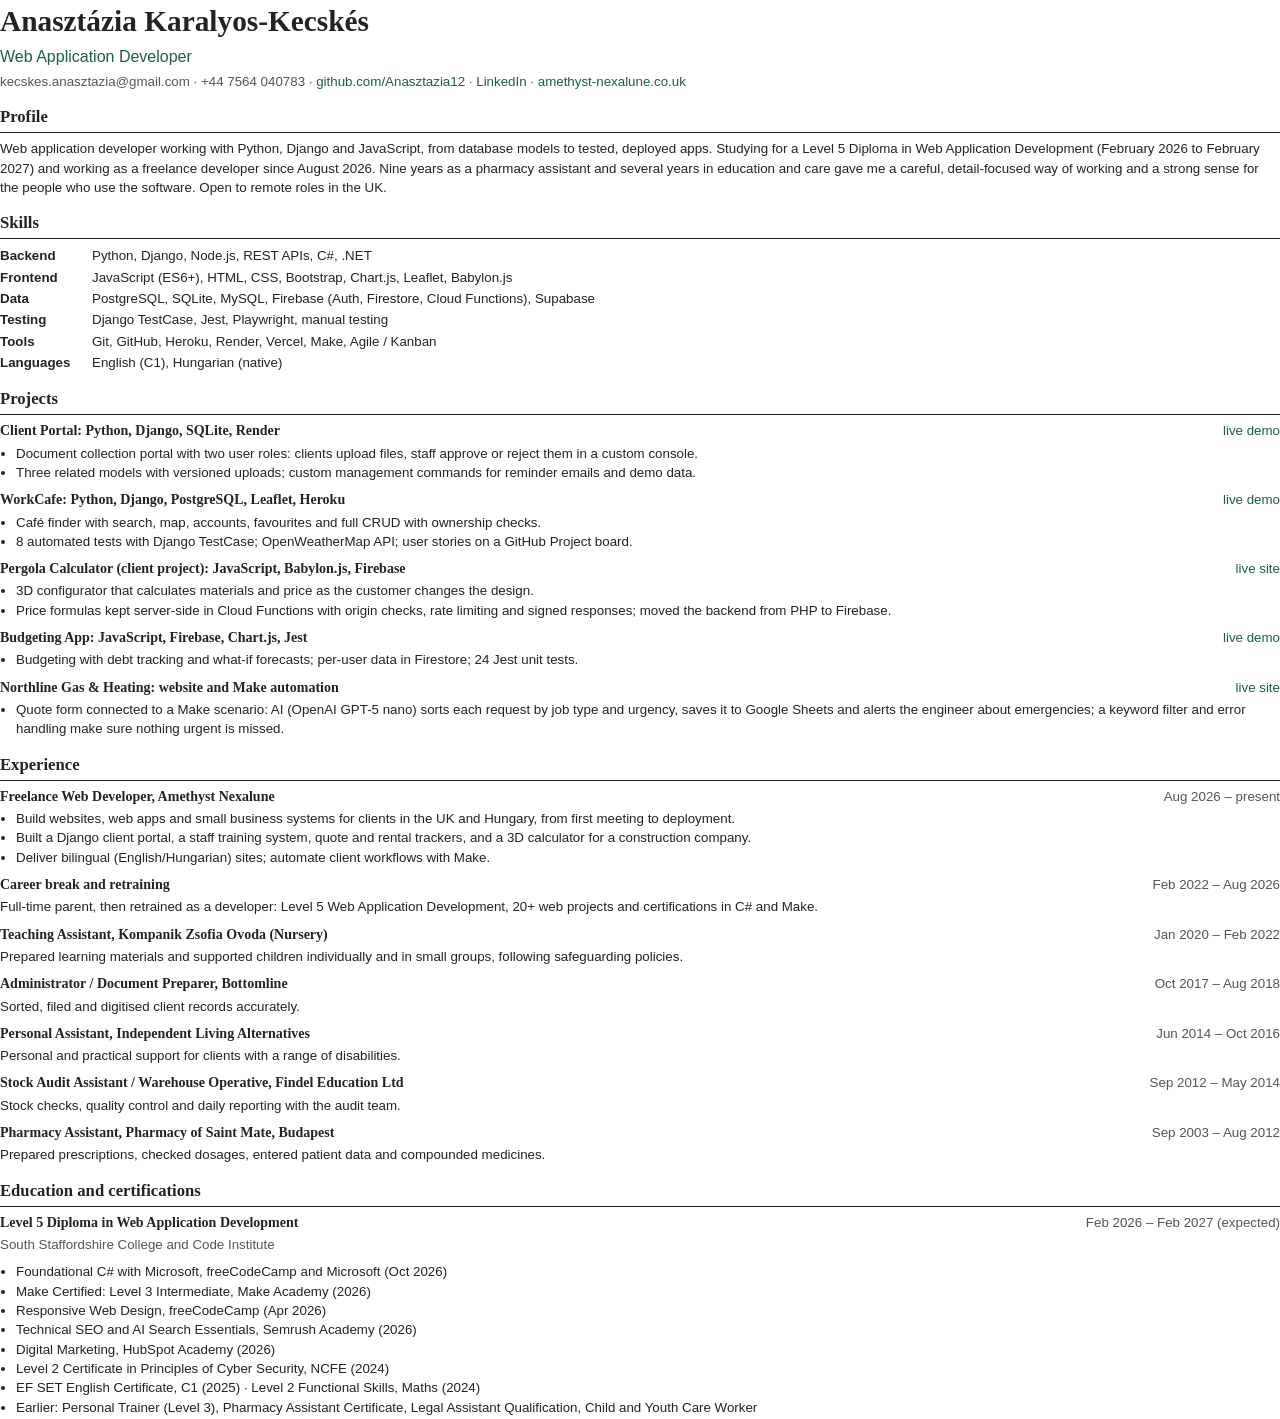
<file: cv.html>
<!DOCTYPE html>
<html lang="en">
<head>
    <meta charset="UTF-8">
    <title>CV - Anasztázia Karalyos-Kecskés</title>
    <!-- Printable CV. The PDF in assets/pdf is made from this page (see README). -->
    <style>
        @page { size: A4; margin: 16mm 16mm 14mm; }
        body { margin: 0; color: #232323; font: 10pt/1.45 'Segoe UI', Arial, sans-serif; }
        h1, h2, h3 { font-family: Georgia, serif; margin: 0; }
        h1 { font-size: 22pt; }
        h2 { margin: 14px 0 6px; padding-bottom: 3px; border-bottom: 1.5px solid #232323; font-size: 12.5pt; }
        h3 { font-size: 10.5pt; }
        h2 { break-after: avoid; page-break-after: avoid; }
        p, ul { margin: 2px 0; }
        ul { padding-left: 16px; }
        a { color: #1f5c4a; text-decoration: none; }
        .role { margin: 2px 0 4px; color: #1f5c4a; font-size: 12pt; }
        .contact { color: #555; }
        .item { margin-bottom: 8px; break-inside: avoid; }
        .head { display: flex; justify-content: space-between; gap: 12px; }
        .when { color: #555; white-space: nowrap; }
        .muted { color: #555; }
        table { border-collapse: collapse; }
        th { width: 82px; padding: 1px 10px 1px 0; text-align: left; vertical-align: top; }
        td { padding: 1px 0; }
    </style>
</head>
<body>

<h1>Anasztázia Karalyos-Kecskés</h1>
<p class="role">Web Application Developer</p>
<p class="contact">
    kecskes.anasztazia@gmail.com · +44 7564 040783 ·
    <a href="https://github.com/Anasztazia12">github.com/Anasztazia12</a> ·
    <a href="https://www.linkedin.com/in/anasztazia-k-096679420/">LinkedIn</a> ·
    <a href="https://www.amethyst-nexalune.co.uk">amethyst-nexalune.co.uk</a>
</p>

<h2>Profile</h2>
<p>Web application developer working with Python, Django and JavaScript, from database models to tested, deployed apps. Studying for a Level 5 Diploma in Web Application Development (February 2026 to February 2027) and working as a freelance developer since August 2026. Nine years as a pharmacy assistant and several years in education and care gave me a careful, detail-focused way of working and a strong sense for the people who use the software. Open to remote roles in the UK.</p>

<h2>Skills</h2>
<table>
    <tr><th>Backend</th><td>Python, Django, Node.js, REST APIs, C#, .NET</td></tr>
    <tr><th>Frontend</th><td>JavaScript (ES6+), HTML, CSS, Bootstrap, Chart.js, Leaflet, Babylon.js</td></tr>
    <tr><th>Data</th><td>PostgreSQL, SQLite, MySQL, Firebase (Auth, Firestore, Cloud Functions), Supabase</td></tr>
    <tr><th>Testing</th><td>Django TestCase, Jest, Playwright, manual testing</td></tr>
    <tr><th>Tools</th><td>Git, GitHub, Heroku, Render, Vercel, Make, Agile / Kanban</td></tr>
    <tr><th>Languages</th><td>English (C1), Hungarian (native)</td></tr>
</table>

<h2>Projects</h2>
<div class="item">
    <div class="head"><h3>Client Portal: Python, Django, SQLite, Render</h3><a href="https://client-portal-demo-1.onrender.com">live demo</a></div>
    <ul>
        <li>Document collection portal with two user roles: clients upload files, staff approve or reject them in a custom console.</li>
        <li>Three related models with versioned uploads; custom management commands for reminder emails and demo data.</li>
    </ul>
</div>
<div class="item">
    <div class="head"><h3>WorkCafe: Python, Django, PostgreSQL, Leaflet, Heroku</h3><a href="https://workcafe-app-4f1f130b7d49.herokuapp.com/">live demo</a></div>
    <ul>
        <li>Café finder with search, map, accounts, favourites and full CRUD with ownership checks.</li>
        <li>8 automated tests with Django TestCase; OpenWeatherMap API; user stories on a GitHub Project board.</li>
    </ul>
</div>
<div class="item">
    <div class="head"><h3>Pergola Calculator (client project): JavaScript, Babylon.js, Firebase</h3><a href="https://pergolakalkulator.com/calculator">live site</a></div>
    <ul>
        <li>3D configurator that calculates materials and price as the customer changes the design.</li>
        <li>Price formulas kept server-side in Cloud Functions with origin checks, rate limiting and signed responses; moved the backend from PHP to Firebase.</li>
    </ul>
</div>
<div class="item">
    <div class="head"><h3>Budgeting App: JavaScript, Firebase, Chart.js, Jest</h3><a href="https://anasztazia12.github.io/budgeting">live demo</a></div>
    <ul>
        <li>Budgeting with debt tracking and what-if forecasts; per-user data in Firestore; 24 Jest unit tests.</li>
    </ul>
</div>

<div class="item">
    <div class="head"><h3>Northline Gas &amp; Heating: website and Make automation</h3><a href="https://northline-gas.web.app/">live site</a></div>
    <ul>
        <li>Quote form connected to a Make scenario: AI (OpenAI GPT-5 nano) sorts each request by job type and urgency, saves it to Google Sheets and alerts the engineer about emergencies; a keyword filter and error handling make sure nothing urgent is missed.</li>
    </ul>
</div>

<h2>Experience</h2>
<div class="item">
    <div class="head"><h3>Freelance Web Developer, Amethyst Nexalune</h3><span class="when">Aug 2026 – present</span></div>
    <ul>
        <li>Build websites, web apps and small business systems for clients in the UK and Hungary, from first meeting to deployment.</li>
        <li>Built a Django client portal, a staff training system, quote and rental trackers, and a 3D calculator for a construction company.</li>
        <li>Deliver bilingual (English/Hungarian) sites; automate client workflows with Make.</li>
    </ul>
</div>
<div class="item">
    <div class="head"><h3>Career break and retraining</h3><span class="when">Feb 2022 – Aug 2026</span></div>
    <p>Full-time parent, then retrained as a developer: Level 5 Web Application Development, 20+ web projects and certifications in C# and Make.</p>
</div>
<div class="item">
    <div class="head"><h3>Teaching Assistant, Kompanik Zsofia Ovoda (Nursery)</h3><span class="when">Jan 2020 – Feb 2022</span></div>
    <p>Prepared learning materials and supported children individually and in small groups, following safeguarding policies.</p>
</div>
<div class="item">
    <div class="head"><h3>Administrator / Document Preparer, Bottomline</h3><span class="when">Oct 2017 – Aug 2018</span></div>
    <p>Sorted, filed and digitised client records accurately.</p>
</div>
<div class="item">
    <div class="head"><h3>Personal Assistant, Independent Living Alternatives</h3><span class="when">Jun 2014 – Oct 2016</span></div>
    <p>Personal and practical support for clients with a range of disabilities.</p>
</div>
<div class="item">
    <div class="head"><h3>Stock Audit Assistant / Warehouse Operative, Findel Education Ltd</h3><span class="when">Sep 2012 – May 2014</span></div>
    <p>Stock checks, quality control and daily reporting with the audit team.</p>
</div>
<div class="item">
    <div class="head"><h3>Pharmacy Assistant, Pharmacy of Saint Mate, Budapest</h3><span class="when">Sep 2003 – Aug 2012</span></div>
    <p>Prepared prescriptions, checked dosages, entered patient data and compounded medicines.</p>
</div>

<h2>Education and certifications</h2>
<div class="item">
    <div class="head"><h3>Level 5 Diploma in Web Application Development</h3><span class="when">Feb 2026 – Feb 2027 (expected)</span></div>
    <p class="muted">South Staffordshire College and Code Institute</p>
</div>
<ul>
    <li>Foundational C# with Microsoft, freeCodeCamp and Microsoft (Oct 2026)</li>
    <li>Make Certified: Level 3 Intermediate, Make Academy (2026)</li>
    <li>Responsive Web Design, freeCodeCamp (Apr 2026)</li>
    <li>Technical SEO and AI Search Essentials, Semrush Academy (2026)</li>
    <li>Digital Marketing, HubSpot Academy (2026)</li>
    <li>Level 2 Certificate in Principles of Cyber Security, NCFE (2024)</li>
    <li>EF SET English Certificate, C1 (2025) · Level 2 Functional Skills, Maths (2024)</li>
    <li>Earlier: Personal Trainer (Level 3), Pharmacy Assistant Certificate, Legal Assistant Qualification, Child and Youth Care Worker</li>
</ul>

</body>
</html>
</file>
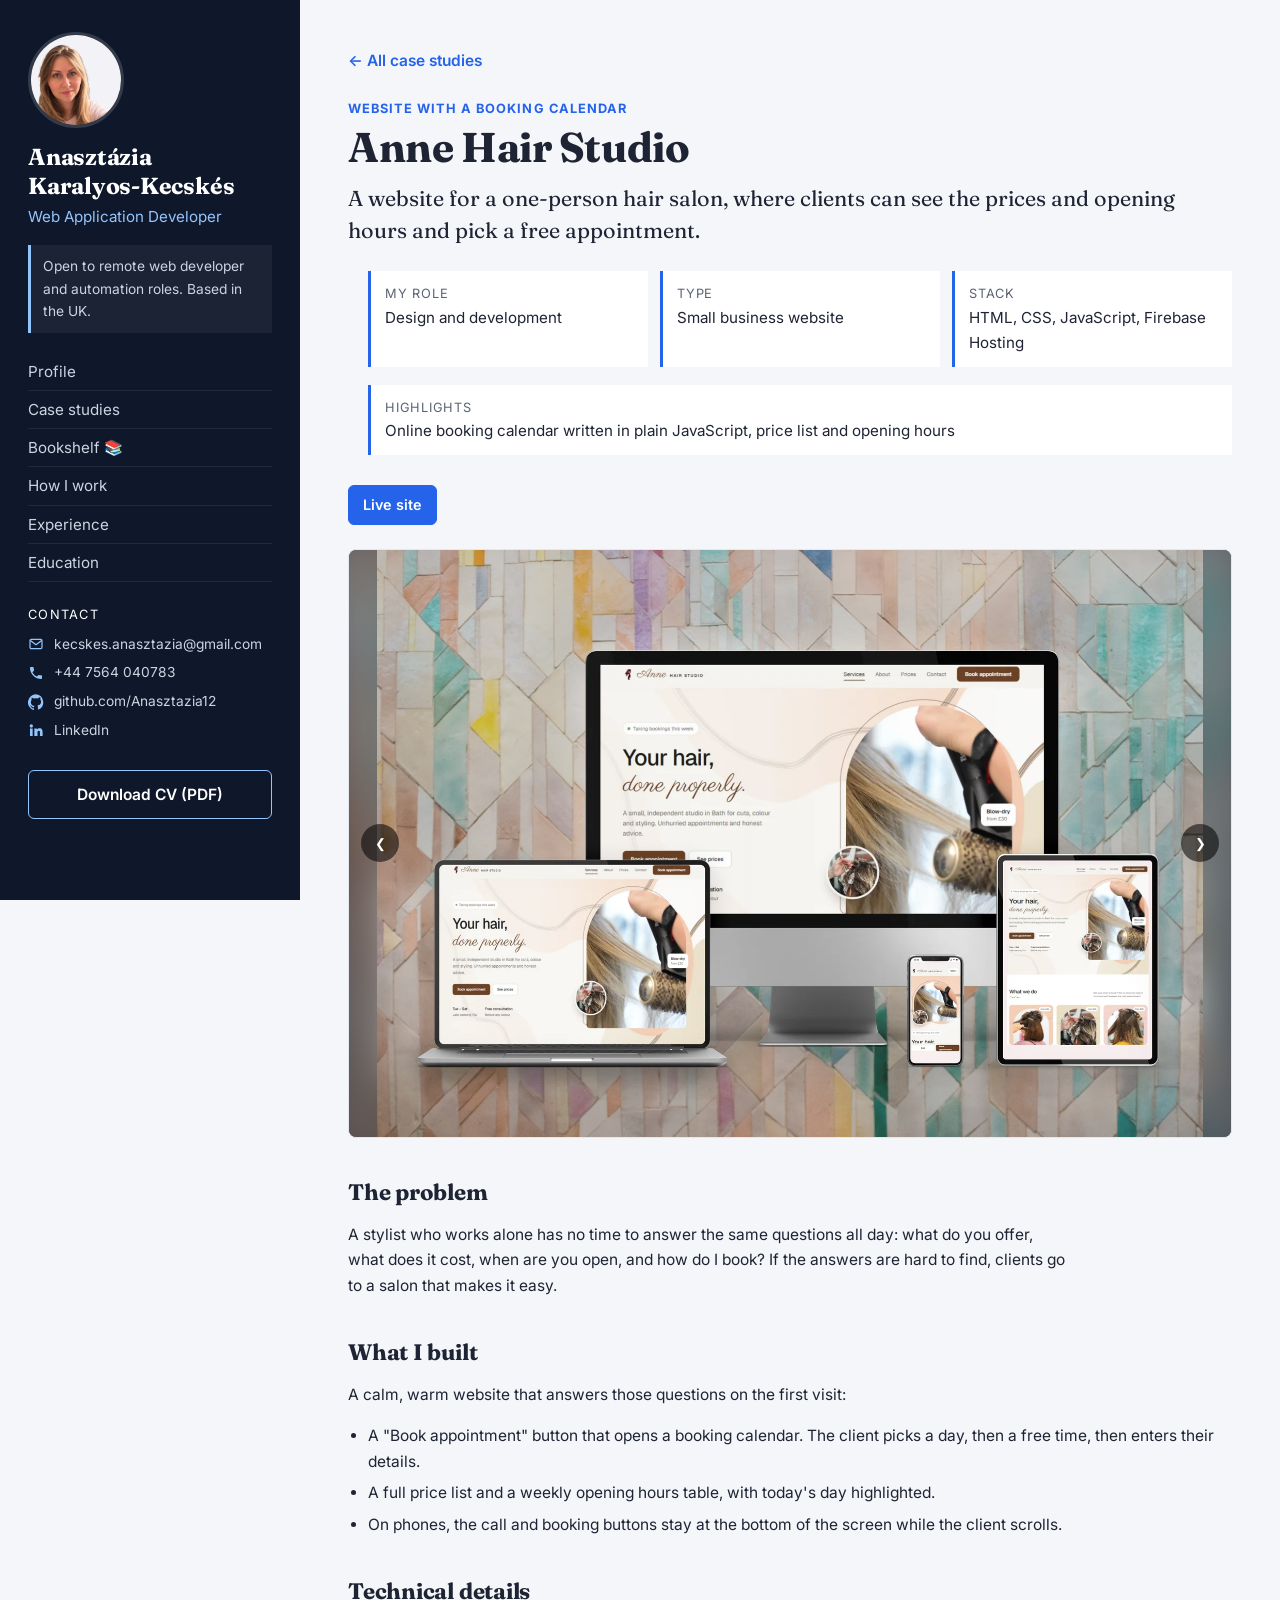
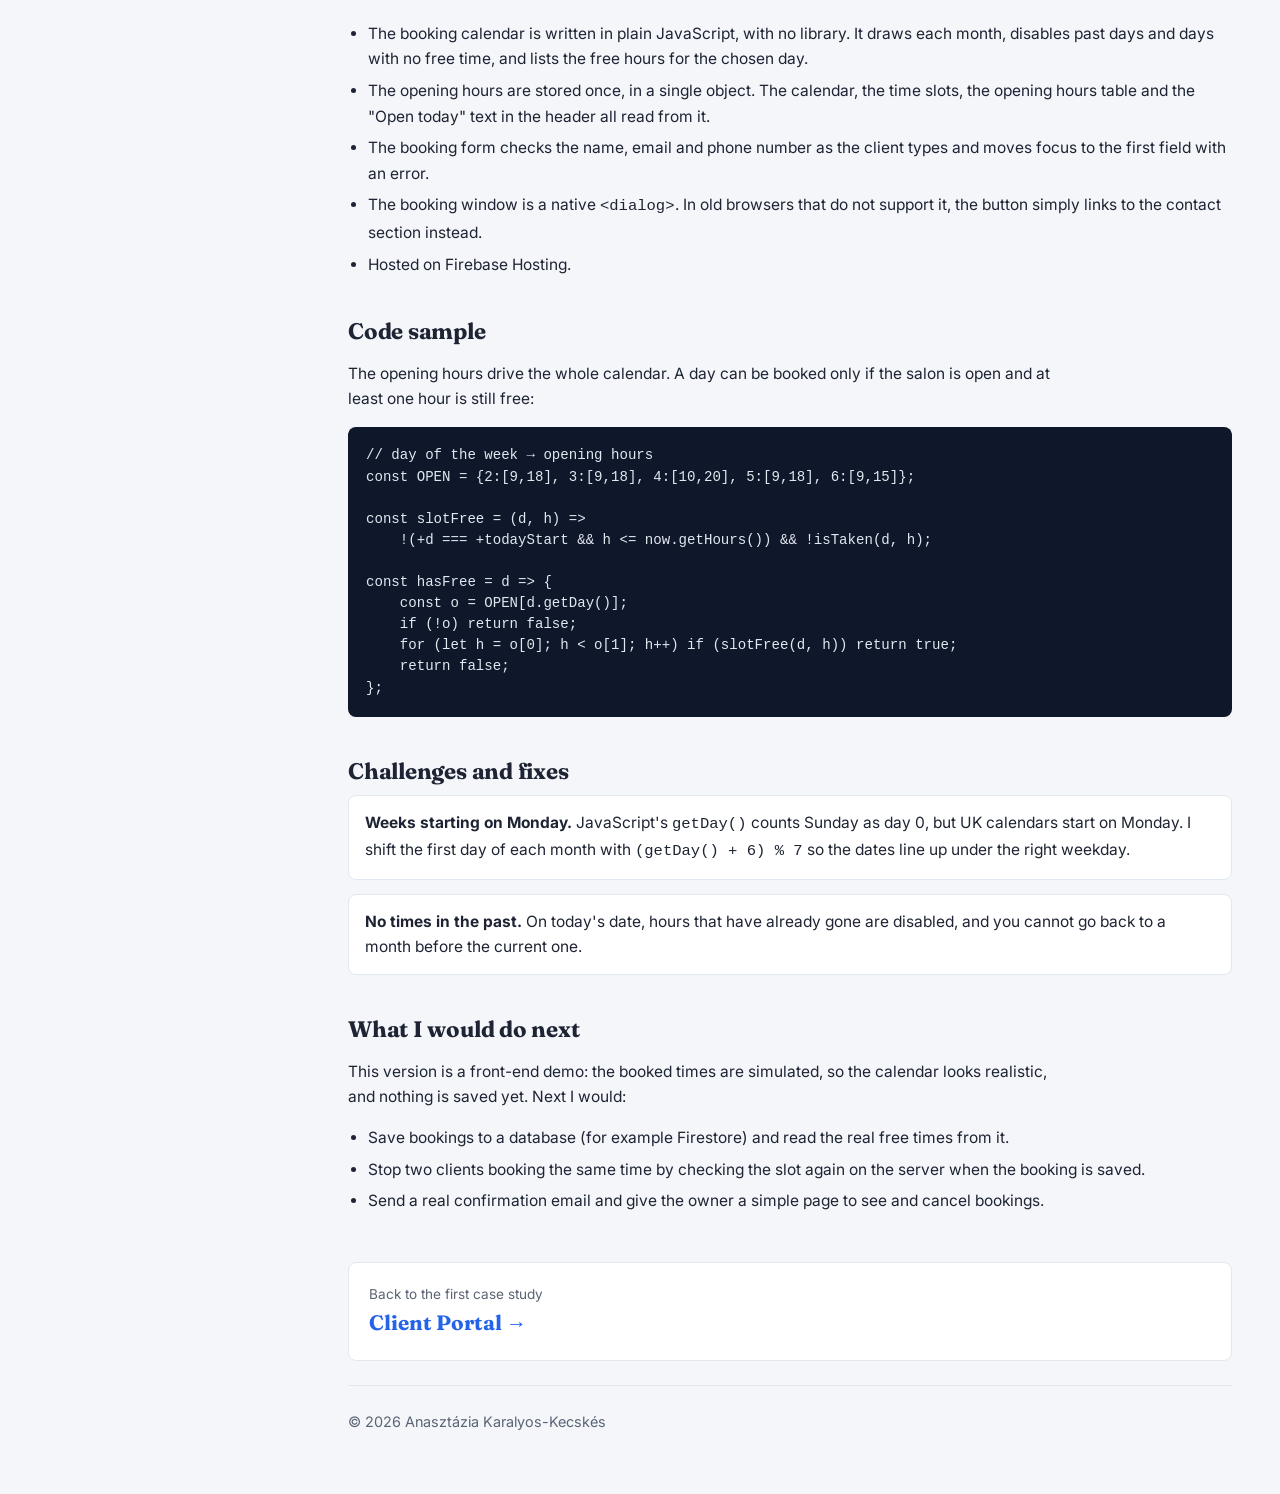
<file: case-studies/anne-hair-studio.html>
<!DOCTYPE html>
<html lang="en">
<head>
    <meta charset="UTF-8">
    <meta name="viewport" content="width=device-width, initial-scale=1.0">
    <title>Anne Hair Studio case study | Anasztázia Karalyos-Kecskés</title>
    <meta name="description" content="Case study: a salon website with a booking calendar written in plain JavaScript, built from the salon's opening hours.">
    <meta property="og:type" content="website">
    <meta property="og:title" content="Anne Hair Studio case study | Anasztázia Karalyos-Kecskés">
    <meta property="og:description" content="Case study: a salon website with a booking calendar written in plain JavaScript, built from the salon's opening hours.">
    <meta property="og:url" content="https://anasztazia12.github.io/portfolio/case-studies/anne-hair-studio.html">
    <meta property="og:image" content="https://anasztazia12.github.io/portfolio/assets/images/og-portfolio.png">
    <meta property="og:image:width" content="1200">
    <meta property="og:image:height" content="630">
    <meta name="twitter:card" content="summary_large_image">
    <link rel="icon" href="../assets/images/favicon.ico">
    <link rel="preconnect" href="https://fonts.googleapis.com">
    <link rel="preconnect" href="https://fonts.gstatic.com" crossorigin>
    <link rel="stylesheet" href="https://fonts.googleapis.com/css2?family=Fraunces:opsz,wght@9..144,600;9..144,700&family=Inter:wght@400;500;600;700&display=swap">
    <link rel="stylesheet" href="../assets/css/style.css">
</head>
<body>

<div class="layout">

    <!-- Sidebar -->
    <aside class="sidebar">
        <img class="photo" src="../assets/images/profile.webp" alt="Anasztázia Karalyos-Kecskés" width="120" height="120">
        <h1>Anasztázia <span class="nowrap">Karalyos-Kecskés</span></h1>
        <p class="role">Web Application Developer</p>
        <p class="status">Open to remote web developer and automation roles. Based in the UK.</p>

        <nav>
            <ul class="menu">
                <li><a href="../index.html#profile">Profile</a></li>
                <li><a href="../index.html#projects">Case studies</a></li>
                <li><a href="../bookshelf.html">Bookshelf 📚</a></li>
                <li><a href="../index.html#how-i-work">How I work</a></li>
                <li><a href="../index.html#experience">Experience</a></li>
                <li><a href="../index.html#education">Education</a></li>
            </ul>
        </nav>

        <p class="side-title">Contact</p>
        <ul class="contact">
            <li><a href="mailto:kecskes.anasztazia@gmail.com"><svg class="ic" viewBox="0 0 24 24" aria-hidden="true"><rect x="3" y="5" width="18" height="14" rx="2" fill="none" stroke="currentColor" stroke-width="1.8"/><path d="m4 7 8 6 8-6" fill="none" stroke="currentColor" stroke-width="1.8" stroke-linecap="round" stroke-linejoin="round"/></svg><span>kecskes.anasztazia@gmail.com</span></a></li>
            <li><a href="tel:+447564040783"><svg class="ic" viewBox="0 0 24 24" aria-hidden="true"><path d="M6.6 10.8a15 15 0 0 0 6.6 6.6l2.2-2.2a1 1 0 0 1 1-.25 11.4 11.4 0 0 0 3.6.57 1 1 0 0 1 1 1V20a1 1 0 0 1-1 1A17 17 0 0 1 3 4a1 1 0 0 1 1-1h3.5a1 1 0 0 1 1 1c0 1.25.2 2.45.57 3.57a1 1 0 0 1-.25 1z" fill="currentColor"/></svg><span>+44 7564 040783</span></a></li>
            <li><a href="https://github.com/Anasztazia12" target="_blank" rel="noopener"><svg class="ic" viewBox="0 0 24 24" aria-hidden="true"><path fill="currentColor" d="M12 .5a12 12 0 0 0-3.8 23.4c.6.1.8-.3.8-.6v-2c-3.3.7-4-1.6-4-1.6-.6-1.4-1.4-1.8-1.4-1.8-1.1-.7.1-.7.1-.7 1.2.1 1.8 1.2 1.8 1.2 1.1 1.8 2.8 1.3 3.5 1 .1-.8.4-1.3.8-1.6-2.7-.3-5.5-1.3-5.5-5.9 0-1.3.5-2.4 1.2-3.2-.1-.3-.5-1.5.1-3.2 0 0 1-.3 3.3 1.2a11.5 11.5 0 0 1 6 0C17.3 4.7 18.3 5 18.3 5c.6 1.7.2 2.9.1 3.2.8.8 1.2 1.9 1.2 3.2 0 4.6-2.8 5.6-5.5 5.9.4.4.8 1.1.8 2.2v3.3c0 .3.2.7.8.6A12 12 0 0 0 12 .5z"/></svg><span>github.com/Anasztazia12</span></a></li>
            <li><a href="https://www.linkedin.com/in/anasztazia-k-096679420/" target="_blank" rel="noopener"><svg class="ic" viewBox="0 0 24 24" aria-hidden="true"><path fill="currentColor" d="M4.98 3.5a2.5 2.5 0 1 1 0 5 2.5 2.5 0 0 1 0-5zM3 9.75h4v11.25H3zM9.5 9.75h3.8v1.6h.06c.53-1 1.83-2.05 3.77-2.05 4.03 0 4.77 2.6 4.77 6v5.7h-4v-5.05c0-1.2-.02-2.75-1.7-2.75-1.7 0-1.95 1.3-1.95 2.66V21H9.5z"/></svg><span>LinkedIn</span></a></li>
        </ul>

        <a class="cv-button" href="../assets/pdf/CV_Anasztazia_Karalyos-Kecskes.pdf" download>Download CV (PDF)</a>
    </aside>

    <!-- Case study -->
    <main class="content study">
        <a class="back" href="../index.html#projects">← All case studies</a>

        <p class="case-type">Website with a booking calendar</p>
        <h1 class="page-title">Anne Hair Studio</h1>
        <p class="lead">A website for a one-person hair salon, where clients can see the prices and opening hours and pick a free appointment.</p>

        <ul class="facts">
            <li><span>My role</span>Design and development</li>
            <li><span>Type</span>Small business website</li>
            <li><span>Stack</span>HTML, CSS, JavaScript, Firebase Hosting</li>
            <li class="fact-wide"><span>Highlights</span>Online booking calendar written in plain JavaScript, price list and opening hours</li>
        </ul>

        <div class="links">
            <a href="https://anne-hair-studio.web.app/" target="_blank" rel="noopener">Live site</a>
        </div>

        <div class="slider">
            <img src="../assets/images/hair-responsive-devices-mockup.webp" alt="Anne Hair Studio on laptop, tablet and phone" class="show">
            <img src="../assets/images/hair-booking-calendar.webp" alt="Booking calendar with free times" loading="lazy">
            <img src="../assets/images/hair-what-we-do.webp" alt="Services section" loading="lazy">
            <img src="../assets/images/hair-prices-contact.webp" alt="Price list and contact section" loading="lazy">
            <button type="button" class="prev" aria-label="Previous image">&#10094;</button>
            <button type="button" class="next" aria-label="Next image">&#10095;</button>
        </div>

        <h2>The problem</h2>
        <p>A stylist who works alone has no time to answer the same questions all day: what do you offer, what does it cost, when are you open, and how do I book? If the answers are hard to find, clients go to a salon that makes it easy.</p>

        <h2>What I built</h2>
        <p>A calm, warm website that answers those questions on the first visit:</p>
        <ul>
            <li>A "Book appointment" button that opens a booking calendar. The client picks a day, then a free time, then enters their details.</li>
            <li>A full price list and a weekly opening hours table, with today's day highlighted.</li>
            <li>On phones, the call and booking buttons stay at the bottom of the screen while the client scrolls.</li>
        </ul>

        <h2>Technical details</h2>
        <ul>
            <li>The booking calendar is written in plain JavaScript, with no library. It draws each month, disables past days and days with no free time, and lists the free hours for the chosen day.</li>
            <li>The opening hours are stored once, in a single object. The calendar, the time slots, the opening hours table and the "Open today" text in the header all read from it.</li>
            <li>The booking form checks the name, email and phone number as the client types and moves focus to the first field with an error.</li>
            <li>The booking window is a native <code>&lt;dialog&gt;</code>. In old browsers that do not support it, the button simply links to the contact section instead.</li>
            <li>Hosted on Firebase Hosting.</li>
        </ul>

        <h2>Code sample</h2>
        <p>The opening hours drive the whole calendar. A day can be booked only if the salon is open and at least one hour is still free:</p>
<pre><code>// day of the week → opening hours
const OPEN = {2:[9,18], 3:[9,18], 4:[10,20], 5:[9,18], 6:[9,15]};

const slotFree = (d, h) =>
    !(+d === +todayStart &amp;&amp; h &lt;= now.getHours()) &amp;&amp; !isTaken(d, h);

const hasFree = d => {
    const o = OPEN[d.getDay()];
    if (!o) return false;
    for (let h = o[0]; h &lt; o[1]; h++) if (slotFree(d, h)) return true;
    return false;
};</code></pre>

        <h2>Challenges and fixes</h2>
        <div class="fix">
            <p><strong>Weeks starting on Monday.</strong> JavaScript's <code>getDay()</code> counts Sunday as day 0, but UK calendars start on Monday. I shift the first day of each month with <code>(getDay() + 6) % 7</code> so the dates line up under the right weekday.</p>
        </div>
        <div class="fix">
            <p><strong>No times in the past.</strong> On today's date, hours that have already gone are disabled, and you cannot go back to a month before the current one.</p>
        </div>

        <h2>What I would do next</h2>
        <p>This version is a front-end demo: the booked times are simulated, so the calendar looks realistic, and nothing is saved yet. Next I would:</p>
        <ul>
            <li>Save bookings to a database (for example Firestore) and read the real free times from it.</li>
            <li>Stop two clients booking the same time by checking the slot again on the server when the booking is saved.</li>
            <li>Send a real confirmation email and give the owner a simple page to see and cancel bookings.</li>
        </ul>

        <a class="next-case" href="client-portal.html"><span>Back to the first case study</span><strong>Client Portal →</strong></a>

        <footer class="footer">© 2026 Anasztázia Karalyos-Kecskés</footer>
    </main>
</div>

<script src="../assets/js/main.js"></script>
</body>
</html>
</file>
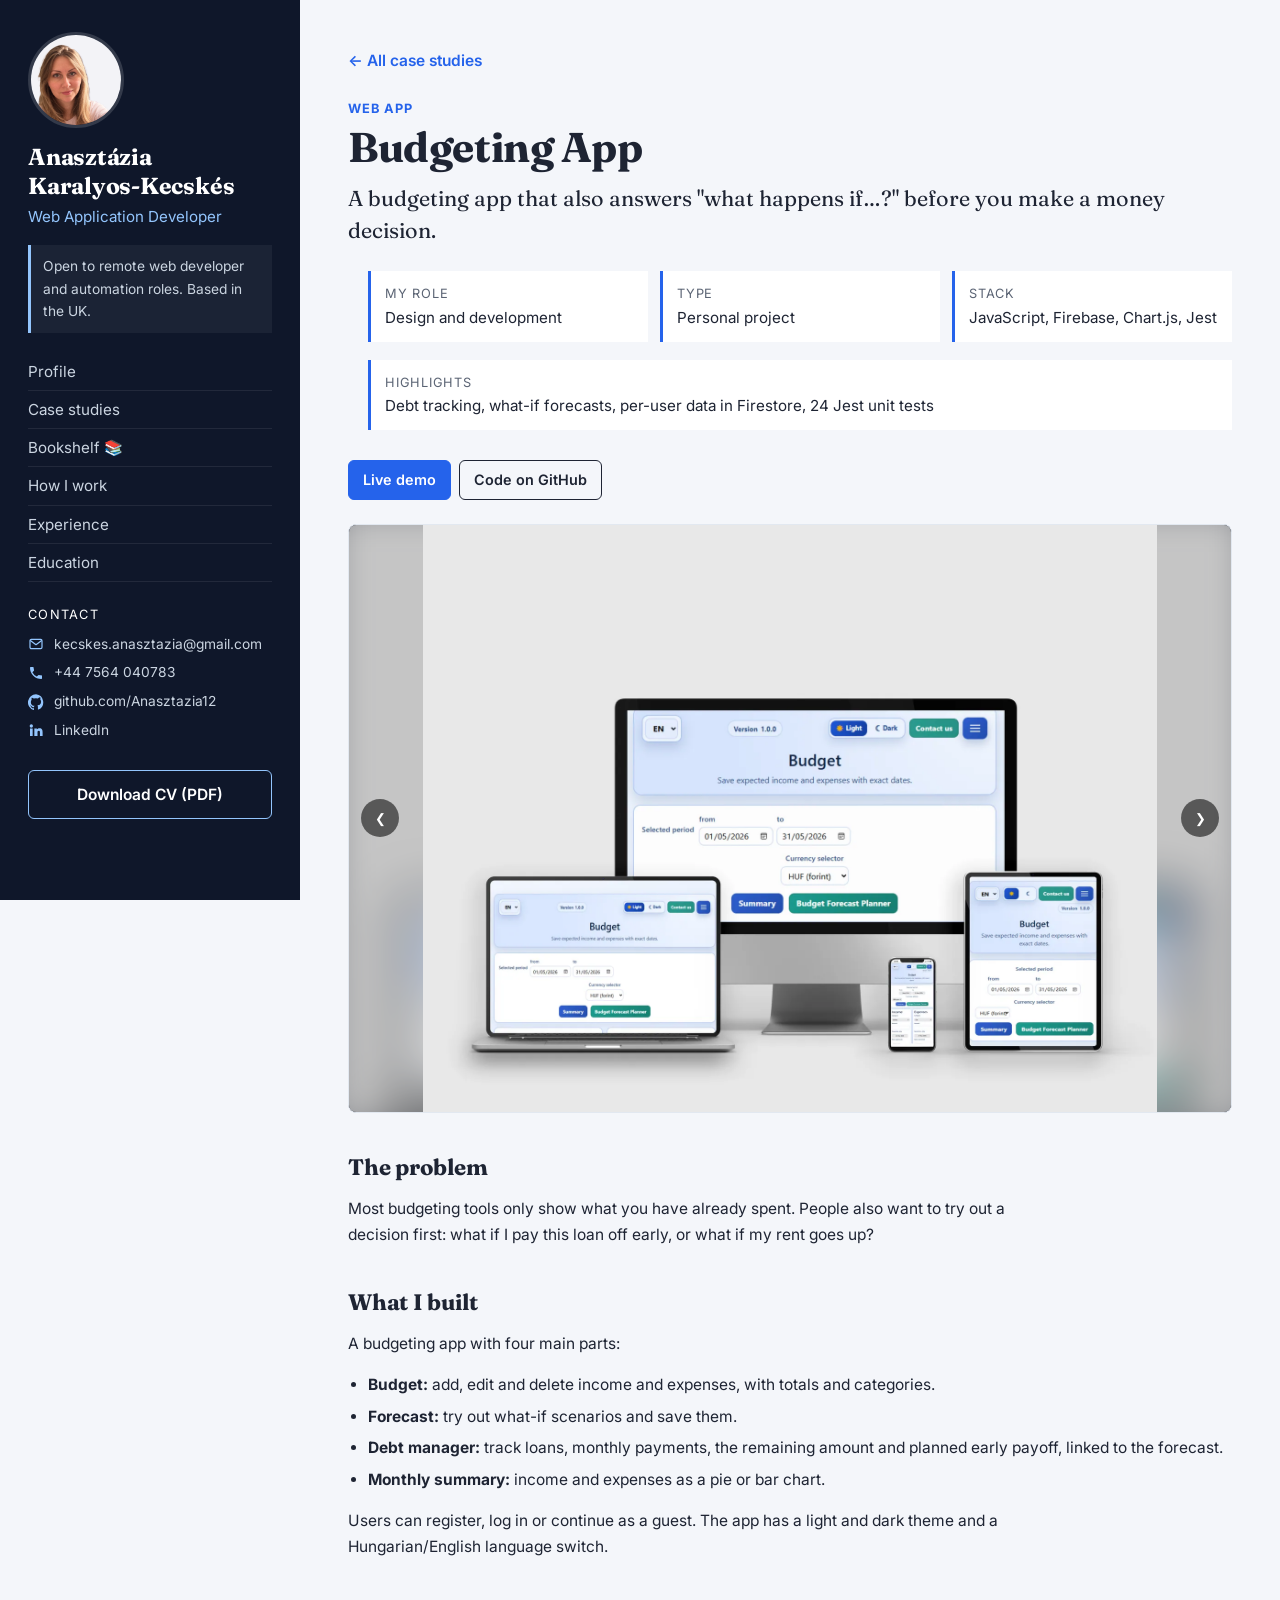
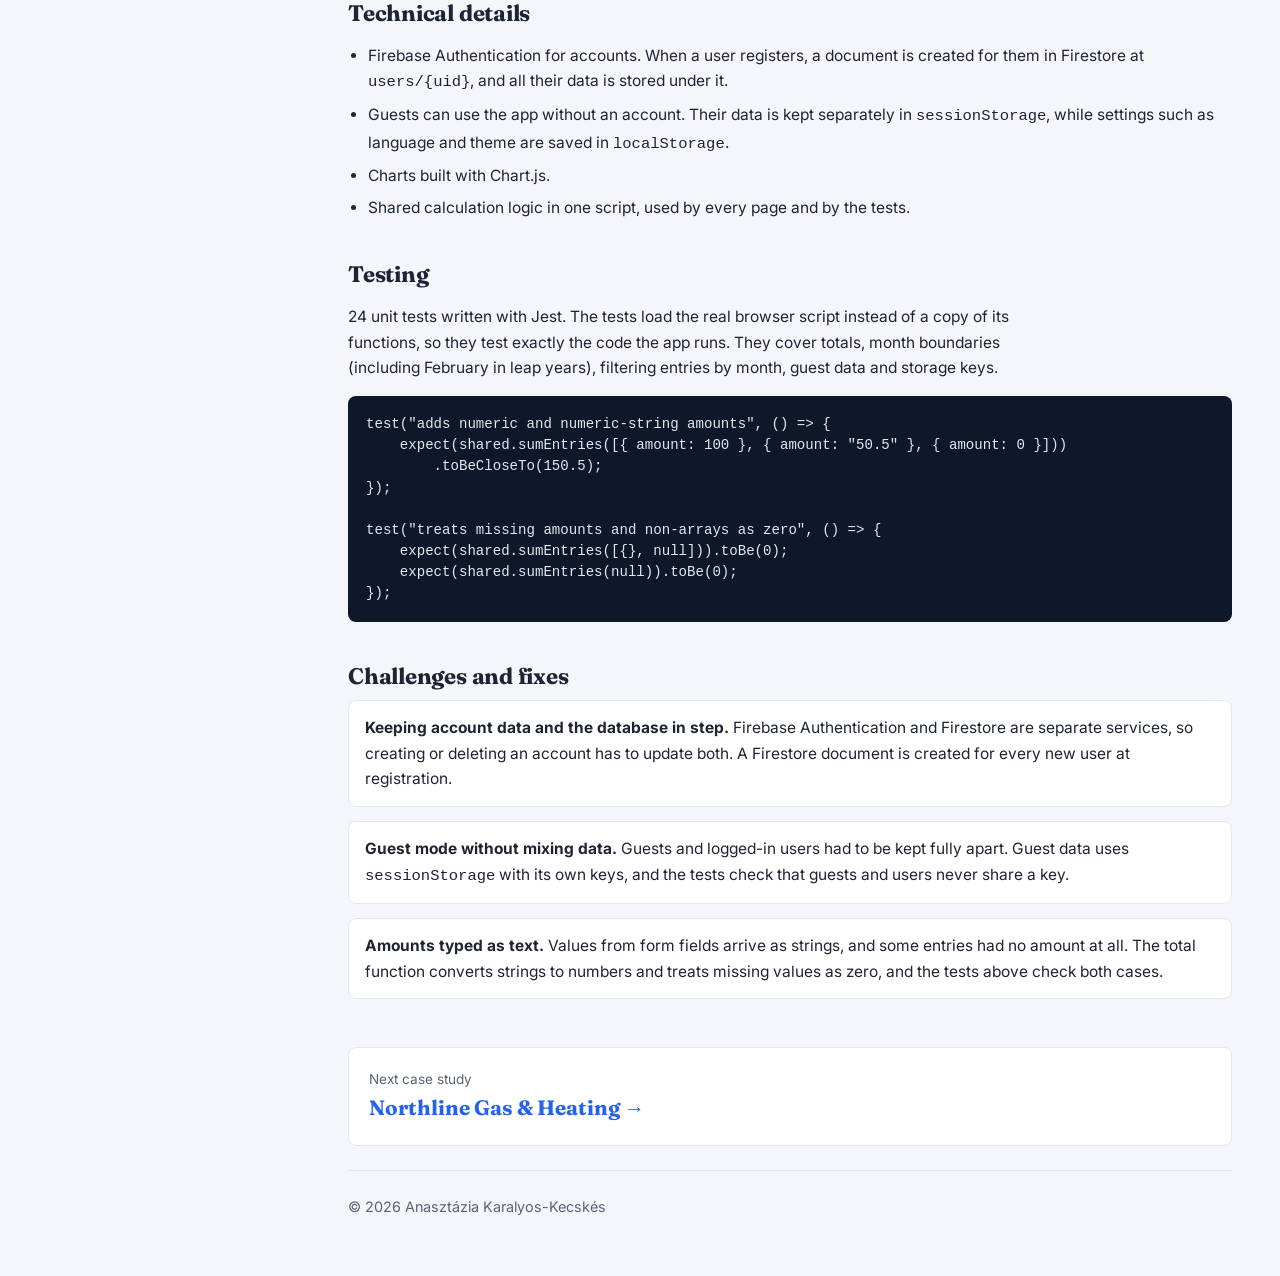
<file: case-studies/budgeting-app.html>
<!DOCTYPE html>
<html lang="en">
<head>
    <meta charset="UTF-8">
    <meta name="viewport" content="width=device-width, initial-scale=1.0">
    <title>Budgeting App case study | Anasztázia Karalyos-Kecskés</title>
    <meta name="description" content="Case study: a budgeting web app with Firebase Authentication, Firestore, what-if forecasts, Chart.js charts and Jest unit tests.">
    <meta property="og:type" content="website">
    <meta property="og:title" content="Budgeting App case study | Anasztázia Karalyos-Kecskés">
    <meta property="og:description" content="Case study: a budgeting web app with Firebase Authentication, Firestore, what-if forecasts, Chart.js charts and Jest unit tests.">
    <meta property="og:url" content="https://anasztazia12.github.io/portfolio/case-studies/budgeting-app.html">
    <meta property="og:image" content="https://anasztazia12.github.io/portfolio/assets/images/og-portfolio.png">
    <meta property="og:image:width" content="1200">
    <meta property="og:image:height" content="630">
    <meta name="twitter:card" content="summary_large_image">
    <link rel="icon" href="../assets/images/favicon.ico">
    <link rel="preconnect" href="https://fonts.googleapis.com">
    <link rel="preconnect" href="https://fonts.gstatic.com" crossorigin>
    <link rel="stylesheet" href="https://fonts.googleapis.com/css2?family=Fraunces:opsz,wght@9..144,600;9..144,700&family=Inter:wght@400;500;600;700&display=swap">
    <link rel="stylesheet" href="../assets/css/style.css">
</head>
<body>

<div class="layout">

    <!-- Sidebar -->
    <aside class="sidebar">
        <img class="photo" src="../assets/images/profile.webp" alt="Anasztázia Karalyos-Kecskés" width="120" height="120">
        <h1>Anasztázia <span class="nowrap">Karalyos-Kecskés</span></h1>
        <p class="role">Web Application Developer</p>
        <p class="status">Open to remote web developer and automation roles. Based in the UK.</p>

        <nav>
            <ul class="menu">
                <li><a href="../index.html#profile">Profile</a></li>
                <li><a href="../index.html#projects">Case studies</a></li>
                <li><a href="../bookshelf.html">Bookshelf 📚</a></li>
                <li><a href="../index.html#how-i-work">How I work</a></li>
                <li><a href="../index.html#experience">Experience</a></li>
                <li><a href="../index.html#education">Education</a></li>
            </ul>
        </nav>

        <p class="side-title">Contact</p>
        <ul class="contact">
            <li><a href="mailto:kecskes.anasztazia@gmail.com"><svg class="ic" viewBox="0 0 24 24" aria-hidden="true"><rect x="3" y="5" width="18" height="14" rx="2" fill="none" stroke="currentColor" stroke-width="1.8"/><path d="m4 7 8 6 8-6" fill="none" stroke="currentColor" stroke-width="1.8" stroke-linecap="round" stroke-linejoin="round"/></svg><span>kecskes.anasztazia@gmail.com</span></a></li>
            <li><a href="tel:+447564040783"><svg class="ic" viewBox="0 0 24 24" aria-hidden="true"><path d="M6.6 10.8a15 15 0 0 0 6.6 6.6l2.2-2.2a1 1 0 0 1 1-.25 11.4 11.4 0 0 0 3.6.57 1 1 0 0 1 1 1V20a1 1 0 0 1-1 1A17 17 0 0 1 3 4a1 1 0 0 1 1-1h3.5a1 1 0 0 1 1 1c0 1.25.2 2.45.57 3.57a1 1 0 0 1-.25 1z" fill="currentColor"/></svg><span>+44 7564 040783</span></a></li>
            <li><a href="https://github.com/Anasztazia12" target="_blank" rel="noopener"><svg class="ic" viewBox="0 0 24 24" aria-hidden="true"><path fill="currentColor" d="M12 .5a12 12 0 0 0-3.8 23.4c.6.1.8-.3.8-.6v-2c-3.3.7-4-1.6-4-1.6-.6-1.4-1.4-1.8-1.4-1.8-1.1-.7.1-.7.1-.7 1.2.1 1.8 1.2 1.8 1.2 1.1 1.8 2.8 1.3 3.5 1 .1-.8.4-1.3.8-1.6-2.7-.3-5.5-1.3-5.5-5.9 0-1.3.5-2.4 1.2-3.2-.1-.3-.5-1.5.1-3.2 0 0 1-.3 3.3 1.2a11.5 11.5 0 0 1 6 0C17.3 4.7 18.3 5 18.3 5c.6 1.7.2 2.9.1 3.2.8.8 1.2 1.9 1.2 3.2 0 4.6-2.8 5.6-5.5 5.9.4.4.8 1.1.8 2.2v3.3c0 .3.2.7.8.6A12 12 0 0 0 12 .5z"/></svg><span>github.com/Anasztazia12</span></a></li>
            <li><a href="https://www.linkedin.com/in/anasztazia-k-096679420/" target="_blank" rel="noopener"><svg class="ic" viewBox="0 0 24 24" aria-hidden="true"><path fill="currentColor" d="M4.98 3.5a2.5 2.5 0 1 1 0 5 2.5 2.5 0 0 1 0-5zM3 9.75h4v11.25H3zM9.5 9.75h3.8v1.6h.06c.53-1 1.83-2.05 3.77-2.05 4.03 0 4.77 2.6 4.77 6v5.7h-4v-5.05c0-1.2-.02-2.75-1.7-2.75-1.7 0-1.95 1.3-1.95 2.66V21H9.5z"/></svg><span>LinkedIn</span></a></li>
        </ul>

        <a class="cv-button" href="../assets/pdf/CV_Anasztazia_Karalyos-Kecskes.pdf" download>Download CV (PDF)</a>
    </aside>

    <!-- Case study -->
    <main class="content study">
        <a class="back" href="../index.html#projects">← All case studies</a>

        <p class="case-type">Web app</p>
        <h1 class="page-title">Budgeting App</h1>
        <p class="lead">A budgeting app that also answers "what happens if…?" before you make a money decision.</p>

        <ul class="facts">
            <li><span>My role</span>Design and development</li>
            <li><span>Type</span>Personal project</li>
            <li><span>Stack</span>JavaScript, Firebase, Chart.js, Jest</li>
            <li class="fact-wide"><span>Highlights</span>Debt tracking, what-if forecasts, per-user data in Firestore, 24 Jest unit tests</li>
        </ul>

        <div class="links">
            <a href="https://anasztazia12.github.io/budgeting" target="_blank" rel="noopener">Live demo</a>
            <a href="https://github.com/Anasztazia12/budgeting" target="_blank" rel="noopener">Code on GitHub</a>
        </div>

        <div class="slider">
            <img src="../assets/images/budgeting-app.webp" alt="Budgeting App on several devices" class="show">
            <img src="../assets/images/budget1.webp" alt="Budget page" loading="lazy">
            <img src="../assets/images/budget2.webp" alt="Spending charts" loading="lazy">
            <img src="../assets/images/budget3.webp" alt="Debt manager" loading="lazy">
            <img src="../assets/images/budget4.webp" alt="Monthly summary" loading="lazy">
            <button type="button" class="prev" aria-label="Previous image">&#10094;</button>
            <button type="button" class="next" aria-label="Next image">&#10095;</button>
        </div>

        <h2>The problem</h2>
        <p>Most budgeting tools only show what you have already spent. People also want to try out a decision first: what if I pay this loan off early, or what if my rent goes up?</p>

        <h2>What I built</h2>
        <p>A budgeting app with four main parts:</p>
        <ul>
            <li><strong>Budget:</strong> add, edit and delete income and expenses, with totals and categories.</li>
            <li><strong>Forecast:</strong> try out what-if scenarios and save them.</li>
            <li><strong>Debt manager:</strong> track loans, monthly payments, the remaining amount and planned early payoff, linked to the forecast.</li>
            <li><strong>Monthly summary:</strong> income and expenses as a pie or bar chart.</li>
        </ul>
        <p>Users can register, log in or continue as a guest. The app has a light and dark theme and a Hungarian/English language switch.</p>

        <h2>Technical details</h2>
        <ul>
            <li>Firebase Authentication for accounts. When a user registers, a document is created for them in Firestore at <code>users/{uid}</code>, and all their data is stored under it.</li>
            <li>Guests can use the app without an account. Their data is kept separately in <code>sessionStorage</code>, while settings such as language and theme are saved in <code>localStorage</code>.</li>
            <li>Charts built with Chart.js.</li>
            <li>Shared calculation logic in one script, used by every page and by the tests.</li>
        </ul>

        <h2>Testing</h2>
        <p>24 unit tests written with Jest. The tests load the real browser script instead of a copy of its functions, so they test exactly the code the app runs. They cover totals, month boundaries (including February in leap years), filtering entries by month, guest data and storage keys.</p>
<pre><code>test("adds numeric and numeric-string amounts", () => {
    expect(shared.sumEntries([{ amount: 100 }, { amount: "50.5" }, { amount: 0 }]))
        .toBeCloseTo(150.5);
});

test("treats missing amounts and non-arrays as zero", () => {
    expect(shared.sumEntries([{}, null])).toBe(0);
    expect(shared.sumEntries(null)).toBe(0);
});</code></pre>

        <h2>Challenges and fixes</h2>
        <div class="fix">
            <p><strong>Keeping account data and the database in step.</strong> Firebase Authentication and Firestore are separate services, so creating or deleting an account has to update both. A Firestore document is created for every new user at registration.</p>
        </div>
        <div class="fix">
            <p><strong>Guest mode without mixing data.</strong> Guests and logged-in users had to be kept fully apart. Guest data uses <code>sessionStorage</code> with its own keys, and the tests check that guests and users never share a key.</p>
        </div>
        <div class="fix">
            <p><strong>Amounts typed as text.</strong> Values from form fields arrive as strings, and some entries had no amount at all. The total function converts strings to numbers and treats missing values as zero, and the tests above check both cases.</p>
        </div>

        <a class="next-case" href="northline-automation.html"><span>Next case study</span><strong>Northline Gas &amp; Heating →</strong></a>

        <footer class="footer">© 2026 Anasztázia Karalyos-Kecskés</footer>
    </main>
</div>

<script src="../assets/js/main.js"></script>
</body>
</html>
</file>
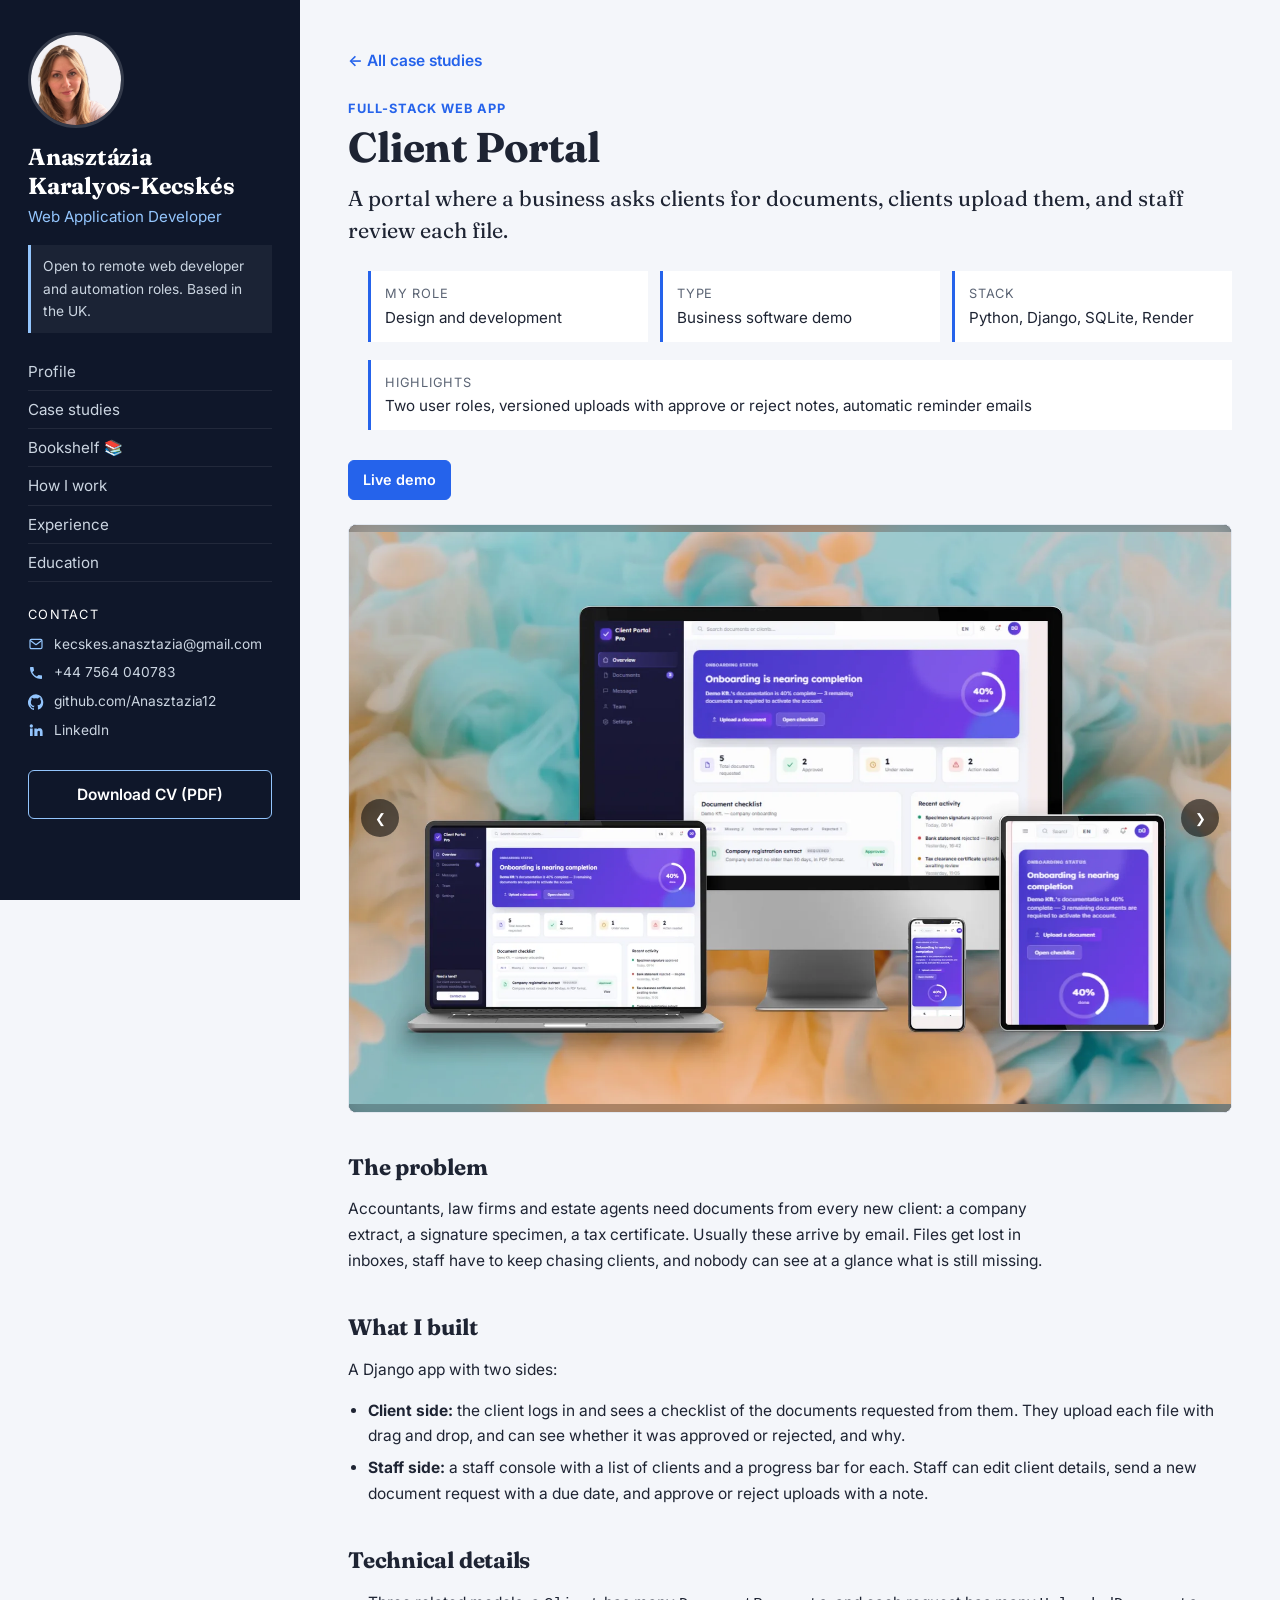
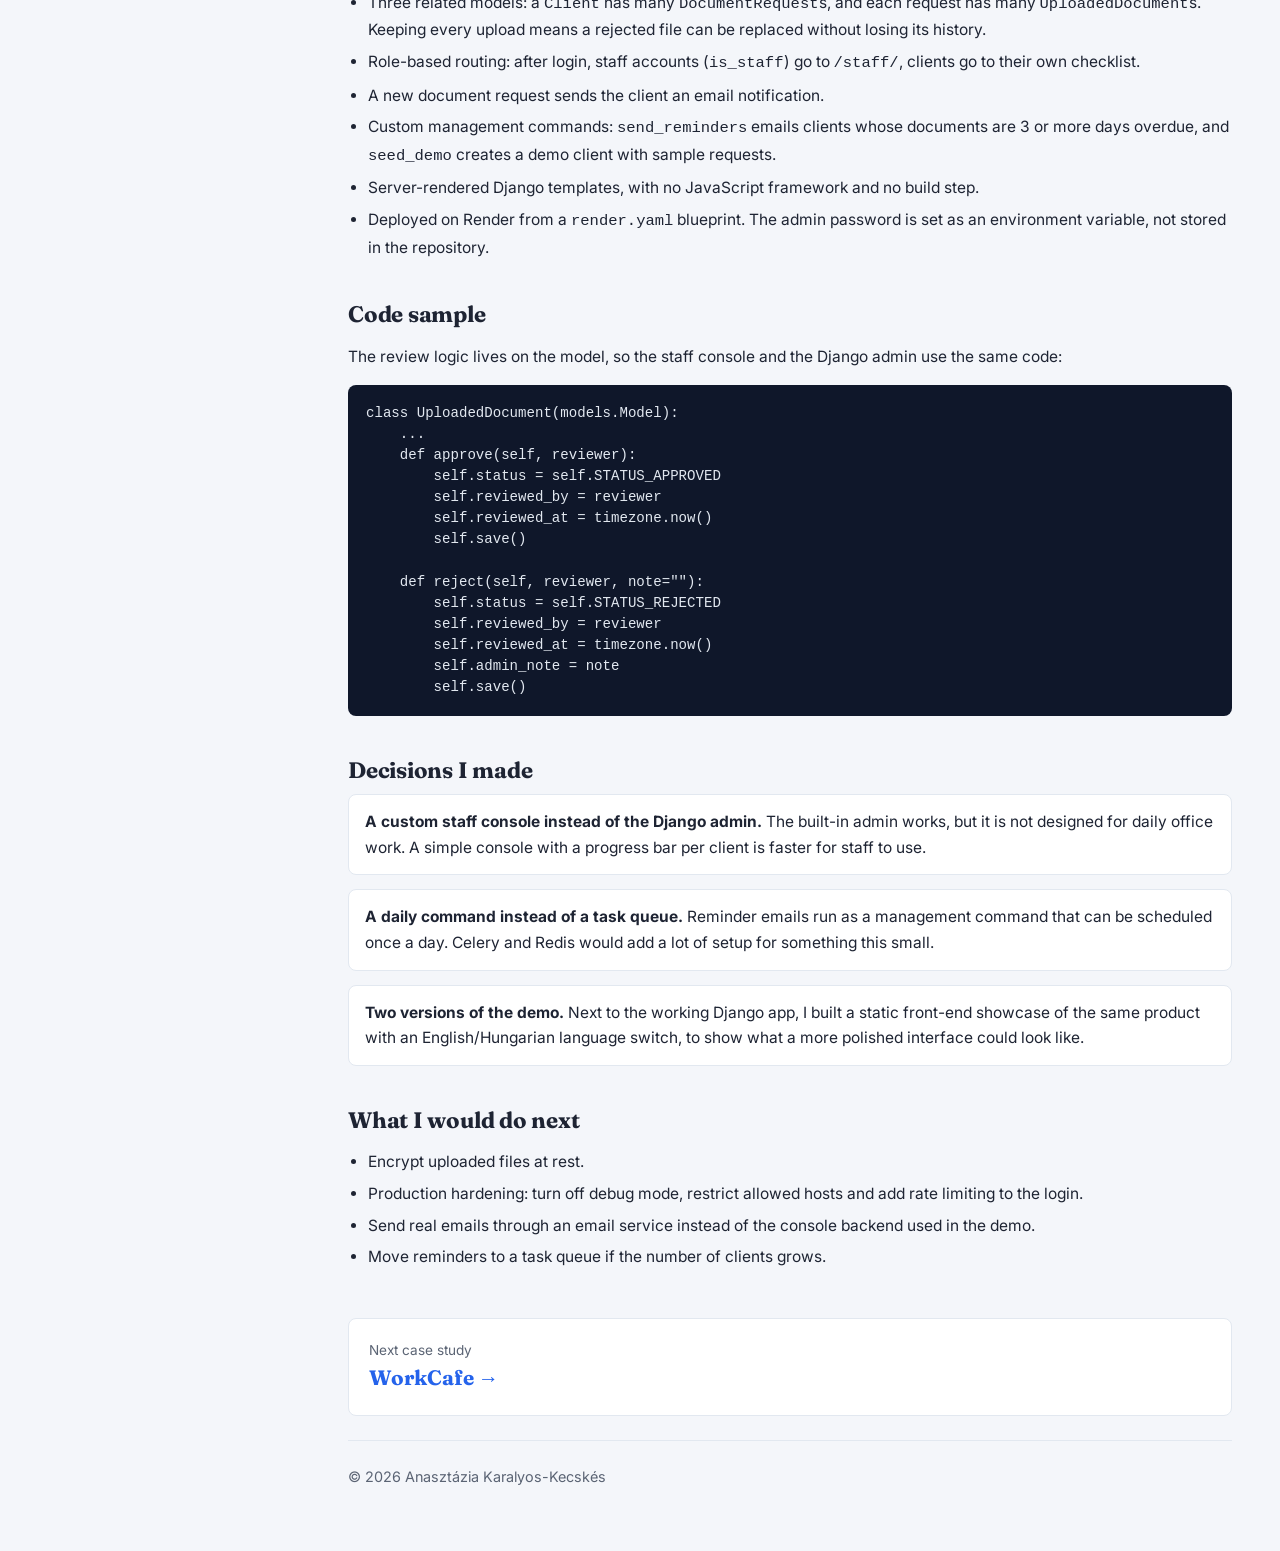
<file: case-studies/client-portal.html>
<!DOCTYPE html>
<html lang="en">
<head>
    <meta charset="UTF-8">
    <meta name="viewport" content="width=device-width, initial-scale=1.0">
    <title>Client Portal case study | Anasztázia Karalyos-Kecskés</title>
    <meta name="description" content="Case study: a Django client portal for collecting documents, with staff and client roles, versioned uploads and reminder emails.">
    <meta property="og:type" content="website">
    <meta property="og:title" content="Client Portal case study | Anasztázia Karalyos-Kecskés">
    <meta property="og:description" content="Case study: a Django client portal for collecting documents, with staff and client roles, versioned uploads and reminder emails.">
    <meta property="og:url" content="https://anasztazia12.github.io/portfolio/case-studies/client-portal.html">
    <meta property="og:image" content="https://anasztazia12.github.io/portfolio/assets/images/og-portfolio.png">
    <meta property="og:image:width" content="1200">
    <meta property="og:image:height" content="630">
    <meta name="twitter:card" content="summary_large_image">
    <link rel="icon" href="../assets/images/favicon.ico">
    <link rel="preconnect" href="https://fonts.googleapis.com">
    <link rel="preconnect" href="https://fonts.gstatic.com" crossorigin>
    <link rel="stylesheet" href="https://fonts.googleapis.com/css2?family=Fraunces:opsz,wght@9..144,600;9..144,700&family=Inter:wght@400;500;600;700&display=swap">
    <link rel="stylesheet" href="../assets/css/style.css">
</head>
<body>

<div class="layout">

    <!-- Sidebar -->
    <aside class="sidebar">
        <img class="photo" src="../assets/images/profile.webp" alt="Anasztázia Karalyos-Kecskés" width="120" height="120">
        <h1>Anasztázia <span class="nowrap">Karalyos-Kecskés</span></h1>
        <p class="role">Web Application Developer</p>
        <p class="status">Open to remote web developer and automation roles. Based in the UK.</p>

        <nav>
            <ul class="menu">
                <li><a href="../index.html#profile">Profile</a></li>
                <li><a href="../index.html#projects">Case studies</a></li>
                <li><a href="../bookshelf.html">Bookshelf 📚</a></li>
                <li><a href="../index.html#how-i-work">How I work</a></li>
                <li><a href="../index.html#experience">Experience</a></li>
                <li><a href="../index.html#education">Education</a></li>
            </ul>
        </nav>

        <p class="side-title">Contact</p>
        <ul class="contact">
            <li><a href="mailto:kecskes.anasztazia@gmail.com"><svg class="ic" viewBox="0 0 24 24" aria-hidden="true"><rect x="3" y="5" width="18" height="14" rx="2" fill="none" stroke="currentColor" stroke-width="1.8"/><path d="m4 7 8 6 8-6" fill="none" stroke="currentColor" stroke-width="1.8" stroke-linecap="round" stroke-linejoin="round"/></svg><span>kecskes.anasztazia@gmail.com</span></a></li>
            <li><a href="tel:+447564040783"><svg class="ic" viewBox="0 0 24 24" aria-hidden="true"><path d="M6.6 10.8a15 15 0 0 0 6.6 6.6l2.2-2.2a1 1 0 0 1 1-.25 11.4 11.4 0 0 0 3.6.57 1 1 0 0 1 1 1V20a1 1 0 0 1-1 1A17 17 0 0 1 3 4a1 1 0 0 1 1-1h3.5a1 1 0 0 1 1 1c0 1.25.2 2.45.57 3.57a1 1 0 0 1-.25 1z" fill="currentColor"/></svg><span>+44 7564 040783</span></a></li>
            <li><a href="https://github.com/Anasztazia12" target="_blank" rel="noopener"><svg class="ic" viewBox="0 0 24 24" aria-hidden="true"><path fill="currentColor" d="M12 .5a12 12 0 0 0-3.8 23.4c.6.1.8-.3.8-.6v-2c-3.3.7-4-1.6-4-1.6-.6-1.4-1.4-1.8-1.4-1.8-1.1-.7.1-.7.1-.7 1.2.1 1.8 1.2 1.8 1.2 1.1 1.8 2.8 1.3 3.5 1 .1-.8.4-1.3.8-1.6-2.7-.3-5.5-1.3-5.5-5.9 0-1.3.5-2.4 1.2-3.2-.1-.3-.5-1.5.1-3.2 0 0 1-.3 3.3 1.2a11.5 11.5 0 0 1 6 0C17.3 4.7 18.3 5 18.3 5c.6 1.7.2 2.9.1 3.2.8.8 1.2 1.9 1.2 3.2 0 4.6-2.8 5.6-5.5 5.9.4.4.8 1.1.8 2.2v3.3c0 .3.2.7.8.6A12 12 0 0 0 12 .5z"/></svg><span>github.com/Anasztazia12</span></a></li>
            <li><a href="https://www.linkedin.com/in/anasztazia-k-096679420/" target="_blank" rel="noopener"><svg class="ic" viewBox="0 0 24 24" aria-hidden="true"><path fill="currentColor" d="M4.98 3.5a2.5 2.5 0 1 1 0 5 2.5 2.5 0 0 1 0-5zM3 9.75h4v11.25H3zM9.5 9.75h3.8v1.6h.06c.53-1 1.83-2.05 3.77-2.05 4.03 0 4.77 2.6 4.77 6v5.7h-4v-5.05c0-1.2-.02-2.75-1.7-2.75-1.7 0-1.95 1.3-1.95 2.66V21H9.5z"/></svg><span>LinkedIn</span></a></li>
        </ul>

        <a class="cv-button" href="../assets/pdf/CV_Anasztazia_Karalyos-Kecskes.pdf" download>Download CV (PDF)</a>
    </aside>

    <!-- Case study -->
    <main class="content study">
        <a class="back" href="../index.html#projects">← All case studies</a>

        <p class="case-type">Full-stack web app</p>
        <h1 class="page-title">Client Portal</h1>
        <p class="lead">A portal where a business asks clients for documents, clients upload them, and staff review each file.</p>

        <ul class="facts">
            <li><span>My role</span>Design and development</li>
            <li><span>Type</span>Business software demo</li>
            <li><span>Stack</span>Python, Django, SQLite, Render</li>
            <li class="fact-wide"><span>Highlights</span>Two user roles, versioned uploads with approve or reject notes, automatic reminder emails</li>
        </ul>

        <div class="links">
            <a href="https://client-portal-demo-1.onrender.com" target="_blank" rel="noopener">Live demo</a>
        </div>

        <div class="slider">
            <img src="../assets/images/client-portal-responsive-devices-mockup.webp" alt="Client Portal on laptop, tablet and phone" class="show">
            <img src="../assets/images/client-portal-laptop-checklist.webp" alt="Client document checklist" loading="lazy">
            <img src="../assets/images/client-portal-tablet-phone.webp" alt="Client Portal on tablet and phone" loading="lazy">
            <button type="button" class="prev" aria-label="Previous image">&#10094;</button>
            <button type="button" class="next" aria-label="Next image">&#10095;</button>
        </div>

        <h2>The problem</h2>
        <p>Accountants, law firms and estate agents need documents from every new client: a company extract, a signature specimen, a tax certificate. Usually these arrive by email. Files get lost in inboxes, staff have to keep chasing clients, and nobody can see at a glance what is still missing.</p>

        <h2>What I built</h2>
        <p>A Django app with two sides:</p>
        <ul>
            <li><strong>Client side:</strong> the client logs in and sees a checklist of the documents requested from them. They upload each file with drag and drop, and can see whether it was approved or rejected, and why.</li>
            <li><strong>Staff side:</strong> a staff console with a list of clients and a progress bar for each. Staff can edit client details, send a new document request with a due date, and approve or reject uploads with a note.</li>
        </ul>

        <h2>Technical details</h2>
        <ul>
            <li>Three related models: a <code>Client</code> has many <code>DocumentRequest</code>s, and each request has many <code>UploadedDocument</code>s. Keeping every upload means a rejected file can be replaced without losing its history.</li>
            <li>Role-based routing: after login, staff accounts (<code>is_staff</code>) go to <code>/staff/</code>, clients go to their own checklist.</li>
            <li>A new document request sends the client an email notification.</li>
            <li>Custom management commands: <code>send_reminders</code> emails clients whose documents are 3 or more days overdue, and <code>seed_demo</code> creates a demo client with sample requests.</li>
            <li>Server-rendered Django templates, with no JavaScript framework and no build step.</li>
            <li>Deployed on Render from a <code>render.yaml</code> blueprint. The admin password is set as an environment variable, not stored in the repository.</li>
        </ul>

        <h2>Code sample</h2>
        <p>The review logic lives on the model, so the staff console and the Django admin use the same code:</p>
<pre><code>class UploadedDocument(models.Model):
    ...
    def approve(self, reviewer):
        self.status = self.STATUS_APPROVED
        self.reviewed_by = reviewer
        self.reviewed_at = timezone.now()
        self.save()

    def reject(self, reviewer, note=""):
        self.status = self.STATUS_REJECTED
        self.reviewed_by = reviewer
        self.reviewed_at = timezone.now()
        self.admin_note = note
        self.save()</code></pre>

        <h2>Decisions I made</h2>
        <div class="fix">
            <p><strong>A custom staff console instead of the Django admin.</strong> The built-in admin works, but it is not designed for daily office work. A simple console with a progress bar per client is faster for staff to use.</p>
        </div>
        <div class="fix">
            <p><strong>A daily command instead of a task queue.</strong> Reminder emails run as a management command that can be scheduled once a day. Celery and Redis would add a lot of setup for something this small.</p>
        </div>
        <div class="fix">
            <p><strong>Two versions of the demo.</strong> Next to the working Django app, I built a static front-end showcase of the same product with an English/Hungarian language switch, to show what a more polished interface could look like.</p>
        </div>

        <h2>What I would do next</h2>
        <ul>
            <li>Encrypt uploaded files at rest.</li>
            <li>Production hardening: turn off debug mode, restrict allowed hosts and add rate limiting to the login.</li>
            <li>Send real emails through an email service instead of the console backend used in the demo.</li>
            <li>Move reminders to a task queue if the number of clients grows.</li>
        </ul>

        <a class="next-case" href="workcafe.html"><span>Next case study</span><strong>WorkCafe →</strong></a>

        <footer class="footer">© 2026 Anasztázia Karalyos-Kecskés</footer>
    </main>
</div>

<script src="../assets/js/main.js"></script>
</body>
</html>
</file>
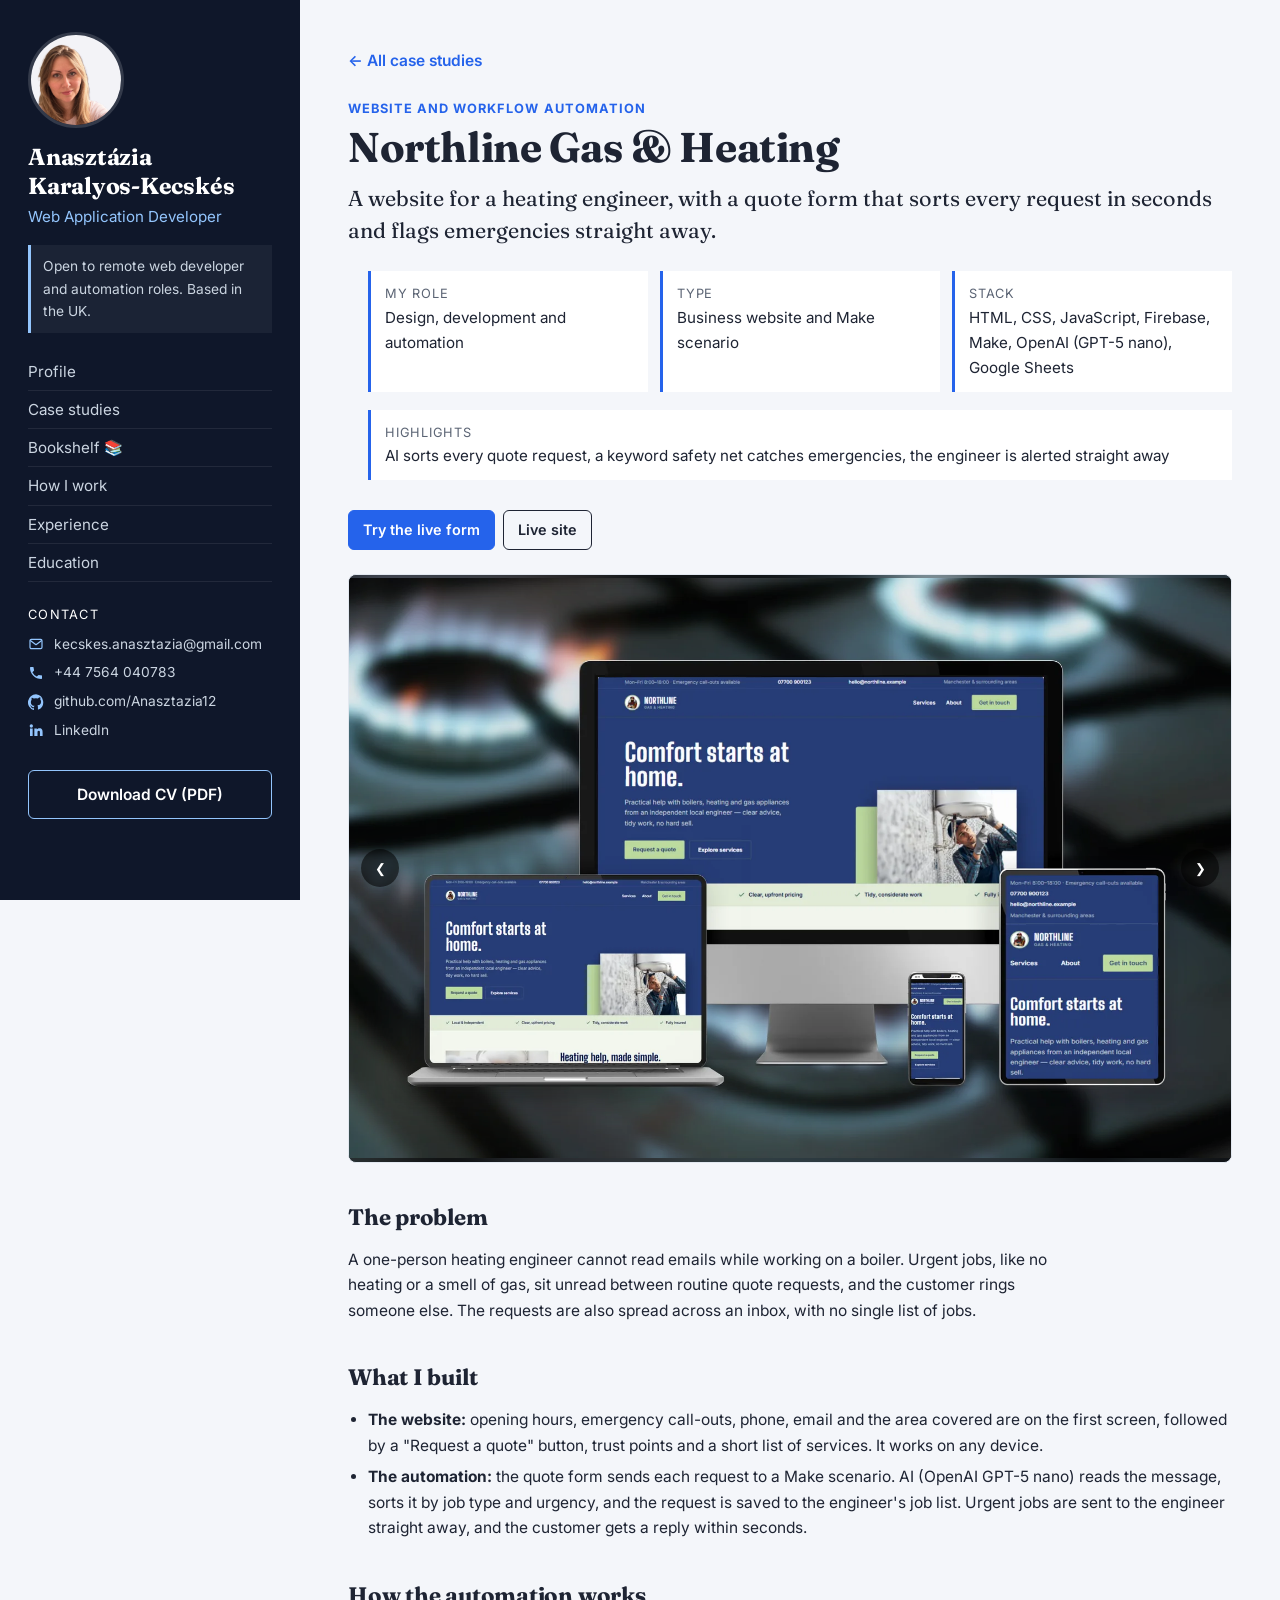
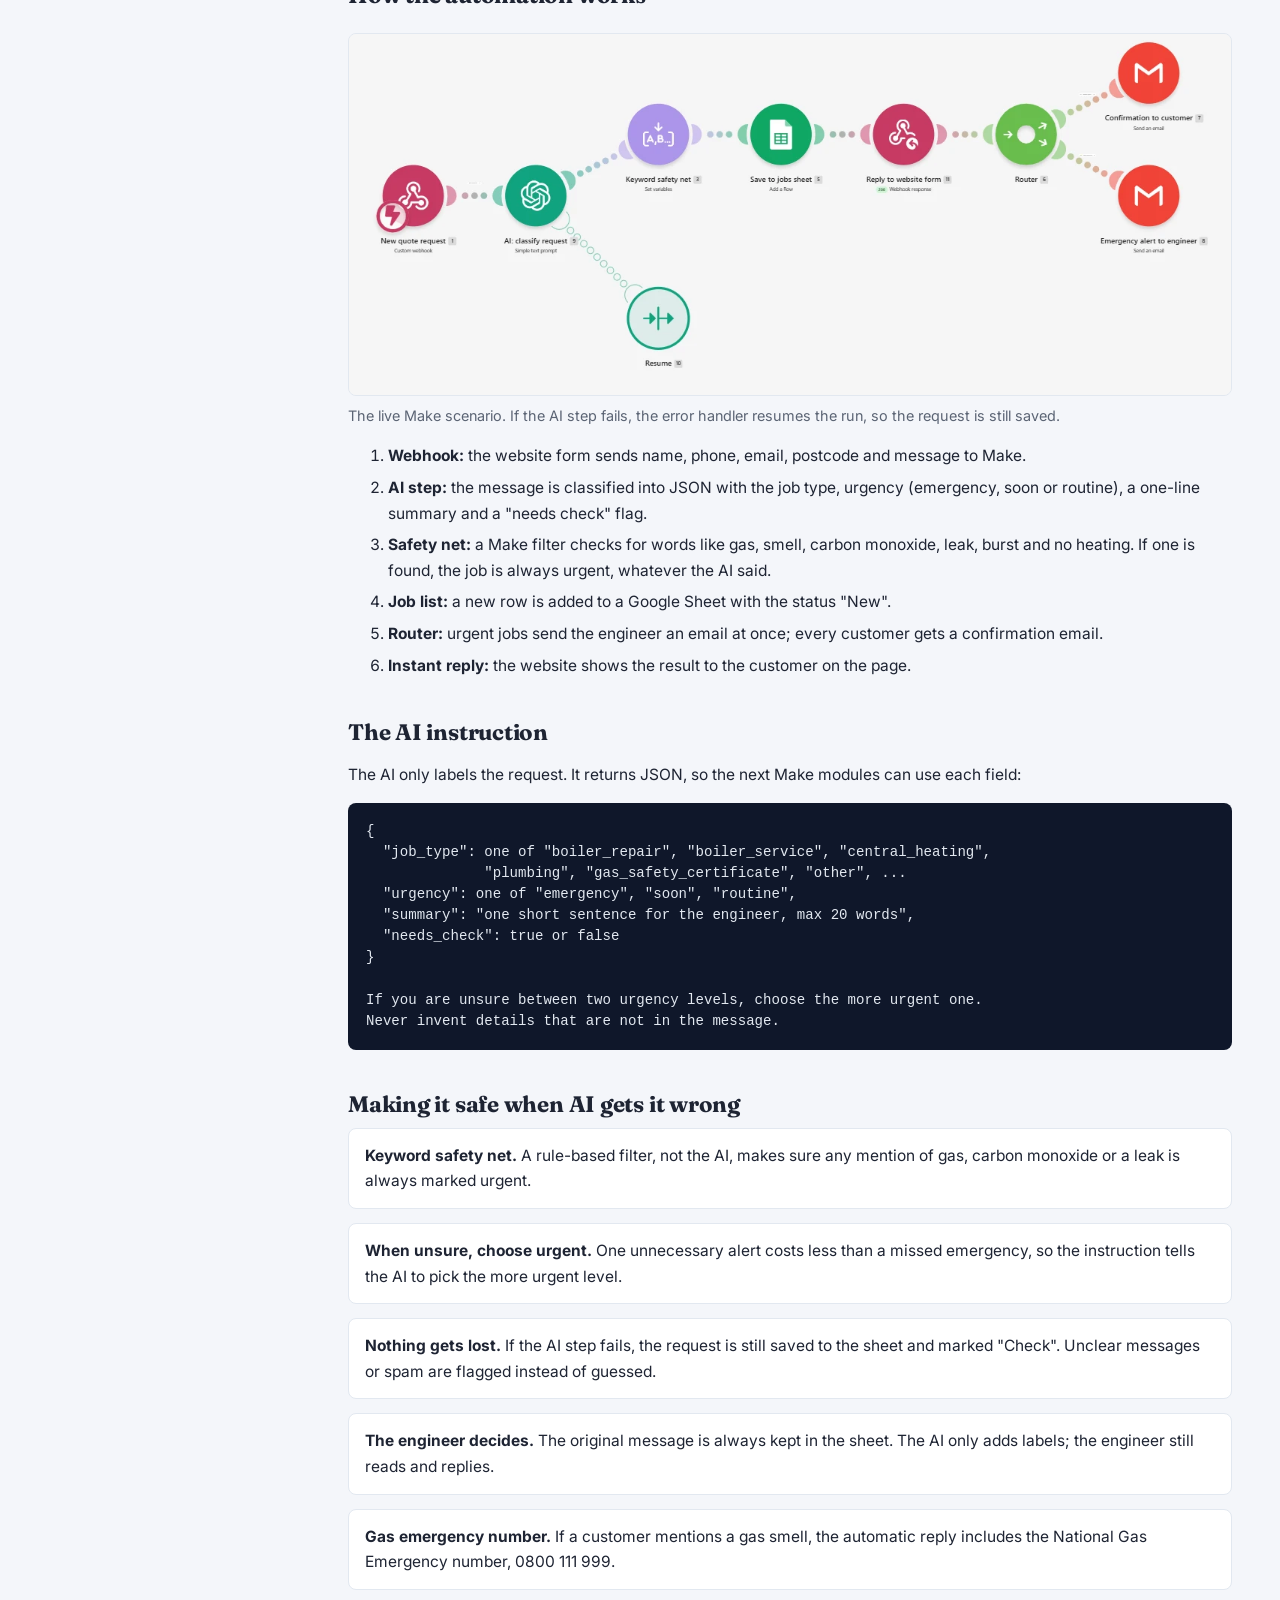
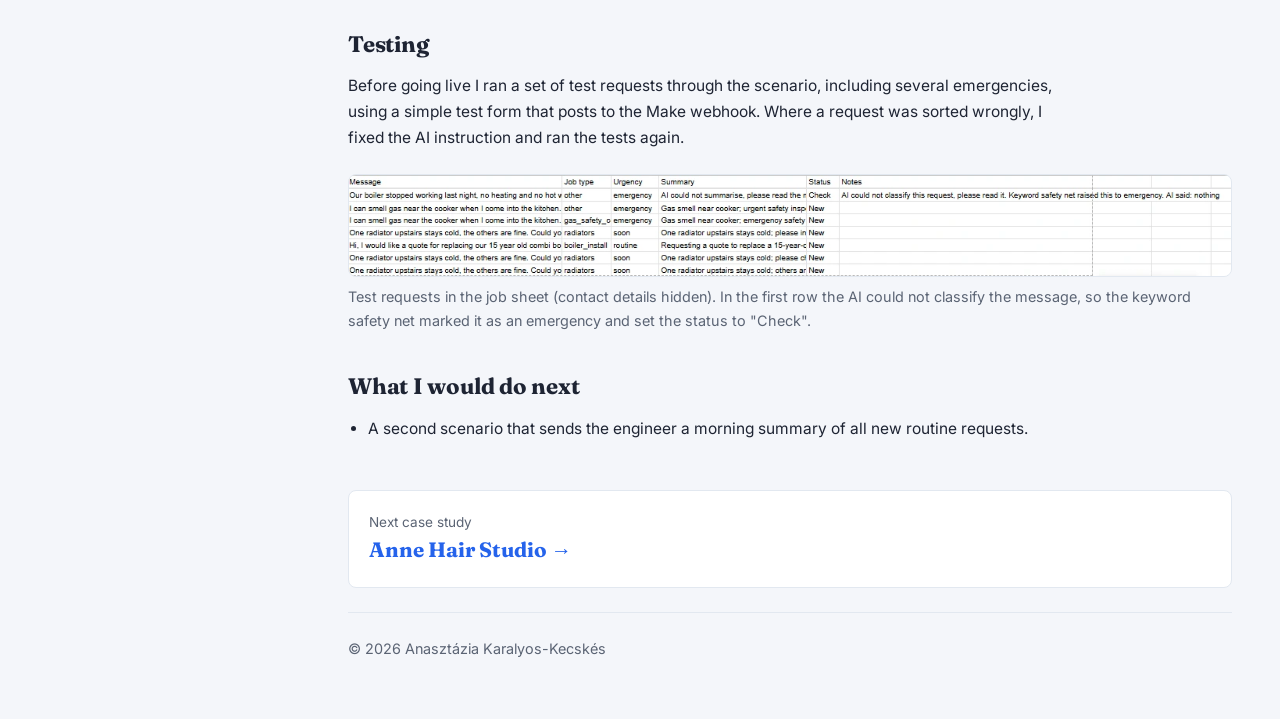
<file: case-studies/northline-automation.html>
<!DOCTYPE html>
<html lang="en">
<head>
    <meta charset="UTF-8">
    <meta name="viewport" content="width=device-width, initial-scale=1.0">
    <title>Northline quote automation case study | Anasztázia Karalyos-Kecskés</title>
    <meta name="description" content="Case study: a website and Make automation for a heating engineer that sorts quote requests with AI and flags emergencies straight away.">
    <meta property="og:type" content="website">
    <meta property="og:title" content="Northline quote automation case study | Anasztázia Karalyos-Kecskés">
    <meta property="og:description" content="Case study: a website and Make automation for a heating engineer that sorts quote requests with AI and flags emergencies straight away.">
    <meta property="og:url" content="https://anasztazia12.github.io/portfolio/case-studies/northline-automation.html">
    <meta property="og:image" content="https://anasztazia12.github.io/portfolio/assets/images/og-portfolio.png">
    <meta property="og:image:width" content="1200">
    <meta property="og:image:height" content="630">
    <meta name="twitter:card" content="summary_large_image">
    <link rel="icon" href="../assets/images/favicon.ico">
    <link rel="preconnect" href="https://fonts.googleapis.com">
    <link rel="preconnect" href="https://fonts.gstatic.com" crossorigin>
    <link rel="stylesheet" href="https://fonts.googleapis.com/css2?family=Fraunces:opsz,wght@9..144,600;9..144,700&family=Inter:wght@400;500;600;700&display=swap">
    <link rel="stylesheet" href="../assets/css/style.css">
</head>
<body>

<div class="layout">

    <!-- Sidebar -->
    <aside class="sidebar">
        <img class="photo" src="../assets/images/profile.webp" alt="Anasztázia Karalyos-Kecskés" width="120" height="120">
        <h1>Anasztázia <span class="nowrap">Karalyos-Kecskés</span></h1>
        <p class="role">Web Application Developer</p>
        <p class="status">Open to remote web developer and automation roles. Based in the UK.</p>

        <nav>
            <ul class="menu">
                <li><a href="../index.html#profile">Profile</a></li>
                <li><a href="../index.html#projects">Case studies</a></li>
                <li><a href="../bookshelf.html">Bookshelf 📚</a></li>
                <li><a href="../index.html#how-i-work">How I work</a></li>
                <li><a href="../index.html#experience">Experience</a></li>
                <li><a href="../index.html#education">Education</a></li>
            </ul>
        </nav>

        <p class="side-title">Contact</p>
        <ul class="contact">
            <li><a href="mailto:kecskes.anasztazia@gmail.com"><svg class="ic" viewBox="0 0 24 24" aria-hidden="true"><rect x="3" y="5" width="18" height="14" rx="2" fill="none" stroke="currentColor" stroke-width="1.8"/><path d="m4 7 8 6 8-6" fill="none" stroke="currentColor" stroke-width="1.8" stroke-linecap="round" stroke-linejoin="round"/></svg><span>kecskes.anasztazia@gmail.com</span></a></li>
            <li><a href="tel:+447564040783"><svg class="ic" viewBox="0 0 24 24" aria-hidden="true"><path d="M6.6 10.8a15 15 0 0 0 6.6 6.6l2.2-2.2a1 1 0 0 1 1-.25 11.4 11.4 0 0 0 3.6.57 1 1 0 0 1 1 1V20a1 1 0 0 1-1 1A17 17 0 0 1 3 4a1 1 0 0 1 1-1h3.5a1 1 0 0 1 1 1c0 1.25.2 2.45.57 3.57a1 1 0 0 1-.25 1z" fill="currentColor"/></svg><span>+44 7564 040783</span></a></li>
            <li><a href="https://github.com/Anasztazia12" target="_blank" rel="noopener"><svg class="ic" viewBox="0 0 24 24" aria-hidden="true"><path fill="currentColor" d="M12 .5a12 12 0 0 0-3.8 23.4c.6.1.8-.3.8-.6v-2c-3.3.7-4-1.6-4-1.6-.6-1.4-1.4-1.8-1.4-1.8-1.1-.7.1-.7.1-.7 1.2.1 1.8 1.2 1.8 1.2 1.1 1.8 2.8 1.3 3.5 1 .1-.8.4-1.3.8-1.6-2.7-.3-5.5-1.3-5.5-5.9 0-1.3.5-2.4 1.2-3.2-.1-.3-.5-1.5.1-3.2 0 0 1-.3 3.3 1.2a11.5 11.5 0 0 1 6 0C17.3 4.7 18.3 5 18.3 5c.6 1.7.2 2.9.1 3.2.8.8 1.2 1.9 1.2 3.2 0 4.6-2.8 5.6-5.5 5.9.4.4.8 1.1.8 2.2v3.3c0 .3.2.7.8.6A12 12 0 0 0 12 .5z"/></svg><span>github.com/Anasztazia12</span></a></li>
            <li><a href="https://www.linkedin.com/in/anasztazia-k-096679420/" target="_blank" rel="noopener"><svg class="ic" viewBox="0 0 24 24" aria-hidden="true"><path fill="currentColor" d="M4.98 3.5a2.5 2.5 0 1 1 0 5 2.5 2.5 0 0 1 0-5zM3 9.75h4v11.25H3zM9.5 9.75h3.8v1.6h.06c.53-1 1.83-2.05 3.77-2.05 4.03 0 4.77 2.6 4.77 6v5.7h-4v-5.05c0-1.2-.02-2.75-1.7-2.75-1.7 0-1.95 1.3-1.95 2.66V21H9.5z"/></svg><span>LinkedIn</span></a></li>
        </ul>

        <a class="cv-button" href="../assets/pdf/CV_Anasztazia_Karalyos-Kecskes.pdf" download>Download CV (PDF)</a>
    </aside>

    <!-- Case study -->
    <main class="content study">
        <a class="back" href="../index.html#projects">← All case studies</a>

        <p class="case-type">Website and workflow automation</p>
        <h1 class="page-title">Northline Gas &amp; Heating</h1>
        <p class="lead">A website for a heating engineer, with a quote form that sorts every request in seconds and flags emergencies straight away.</p>

        <ul class="facts">
            <li><span>My role</span>Design, development and automation</li>
            <li><span>Type</span>Business website and Make scenario</li>
            <li><span>Stack</span>HTML, CSS, JavaScript, Firebase, Make, OpenAI (GPT-5 nano), Google Sheets</li>
            <li class="fact-wide"><span>Highlights</span>AI sorts every quote request, a keyword safety net catches emergencies, the engineer is alerted straight away</li>
        </ul>

        <div class="links">
            <a href="https://northline-gas.web.app/#contact" target="_blank" rel="noopener">Try the live form</a>
            <a href="https://northline-gas.web.app/" target="_blank" rel="noopener">Live site</a>
        </div>

        <div class="slider">
            <img src="../assets/images/plumber-responsive-devices-mockup.webp" alt="Northline website on laptop, tablet and phone" class="show">
            <img src="../assets/images/northline-quote-form.webp" alt="Quote request form" loading="lazy">
            <img src="../assets/images/plumber-services-laptop.webp" alt="Services section on a laptop" loading="lazy">
            <img src="../assets/images/plumber-tablet.webp" alt="Website on a tablet" loading="lazy">
            <img src="../assets/images/plumber-mobile.webp" alt="Website on a phone" loading="lazy">
            <button type="button" class="prev" aria-label="Previous image">&#10094;</button>
            <button type="button" class="next" aria-label="Next image">&#10095;</button>
        </div>

        <h2>The problem</h2>
        <p>A one-person heating engineer cannot read emails while working on a boiler. Urgent jobs, like no heating or a smell of gas, sit unread between routine quote requests, and the customer rings someone else. The requests are also spread across an inbox, with no single list of jobs.</p>

        <h2>What I built</h2>
        <ul>
            <li><strong>The website:</strong> opening hours, emergency call-outs, phone, email and the area covered are on the first screen, followed by a "Request a quote" button, trust points and a short list of services. It works on any device.</li>
            <li><strong>The automation:</strong> the quote form sends each request to a Make scenario. AI (OpenAI GPT-5 nano) reads the message, sorts it by job type and urgency, and the request is saved to the engineer's job list. Urgent jobs are sent to the engineer straight away, and the customer gets a reply within seconds.</li>
        </ul>

        <h2>How the automation works</h2>
        <figure class="demo-video">
            <a href="../assets/images/make-scenario.webp" target="_blank" rel="noopener"><img src="../assets/images/make-scenario.webp" alt="The Make scenario: webhook, AI classification with an error handler, keyword safety net, Google Sheets row, reply to the website form, and a router that sends the customer confirmation and the emergency alert" width="1176" height="481" loading="lazy"></a>
            <figcaption>The live Make scenario. If the AI step fails, the error handler resumes the run, so the request is still saved.</figcaption>
        </figure>
        <ol>
            <li><strong>Webhook:</strong> the website form sends name, phone, email, postcode and message to Make.</li>
            <li><strong>AI step:</strong> the message is classified into JSON with the job type, urgency (emergency, soon or routine), a one-line summary and a "needs check" flag.</li>
            <li><strong>Safety net:</strong> a Make filter checks for words like gas, smell, carbon monoxide, leak, burst and no heating. If one is found, the job is always urgent, whatever the AI said.</li>
            <li><strong>Job list:</strong> a new row is added to a Google Sheet with the status "New".</li>
            <li><strong>Router:</strong> urgent jobs send the engineer an email at once; every customer gets a confirmation email.</li>
            <li><strong>Instant reply:</strong> the website shows the result to the customer on the page.</li>
        </ol>

        <h2>The AI instruction</h2>
        <p>The AI only labels the request. It returns JSON, so the next Make modules can use each field:</p>
<pre><code>{
  "job_type": one of "boiler_repair", "boiler_service", "central_heating",
              "plumbing", "gas_safety_certificate", "other", ...
  "urgency": one of "emergency", "soon", "routine",
  "summary": "one short sentence for the engineer, max 20 words",
  "needs_check": true or false
}

If you are unsure between two urgency levels, choose the more urgent one.
Never invent details that are not in the message.</code></pre>

        <h2>Making it safe when AI gets it wrong</h2>
        <div class="fix">
            <p><strong>Keyword safety net.</strong> A rule-based filter, not the AI, makes sure any mention of gas, carbon monoxide or a leak is always marked urgent.</p>
        </div>
        <div class="fix">
            <p><strong>When unsure, choose urgent.</strong> One unnecessary alert costs less than a missed emergency, so the instruction tells the AI to pick the more urgent level.</p>
        </div>
        <div class="fix">
            <p><strong>Nothing gets lost.</strong> If the AI step fails, the request is still saved to the sheet and marked "Check". Unclear messages or spam are flagged instead of guessed.</p>
        </div>
        <div class="fix">
            <p><strong>The engineer decides.</strong> The original message is always kept in the sheet. The AI only adds labels; the engineer still reads and replies.</p>
        </div>
        <div class="fix">
            <p><strong>Gas emergency number.</strong> If a customer mentions a gas smell, the automatic reply includes the National Gas Emergency number, 0800 111 999.</p>
        </div>

        <h2>Testing</h2>
        <p>Before going live I ran a set of test requests through the scenario, including several emergencies, using a simple test form that posts to the Make webhook. Where a request was sorted wrongly, I fixed the AI instruction and ran the tests again.</p>
        <figure class="demo-video">
            <a href="../assets/images/make-sheet.webp" target="_blank" rel="noopener"><img src="../assets/images/make-sheet.webp" alt="Test requests in the Google Sheet job list with job type, urgency, AI summary, status and notes" width="1129" height="129" loading="lazy"></a>
            <figcaption>Test requests in the job sheet (contact details hidden). In the first row the AI could not classify the message, so the keyword safety net marked it as an emergency and set the status to "Check".</figcaption>
        </figure>

        <h2>What I would do next</h2>
        <ul>
            <li>A second scenario that sends the engineer a morning summary of all new routine requests.</li>
        </ul>

        <a class="next-case" href="anne-hair-studio.html"><span>Next case study</span><strong>Anne Hair Studio →</strong></a>

        <footer class="footer">© 2026 Anasztázia Karalyos-Kecskés</footer>
    </main>
</div>

<script src="../assets/js/main.js"></script>
</body>
</html>
</file>
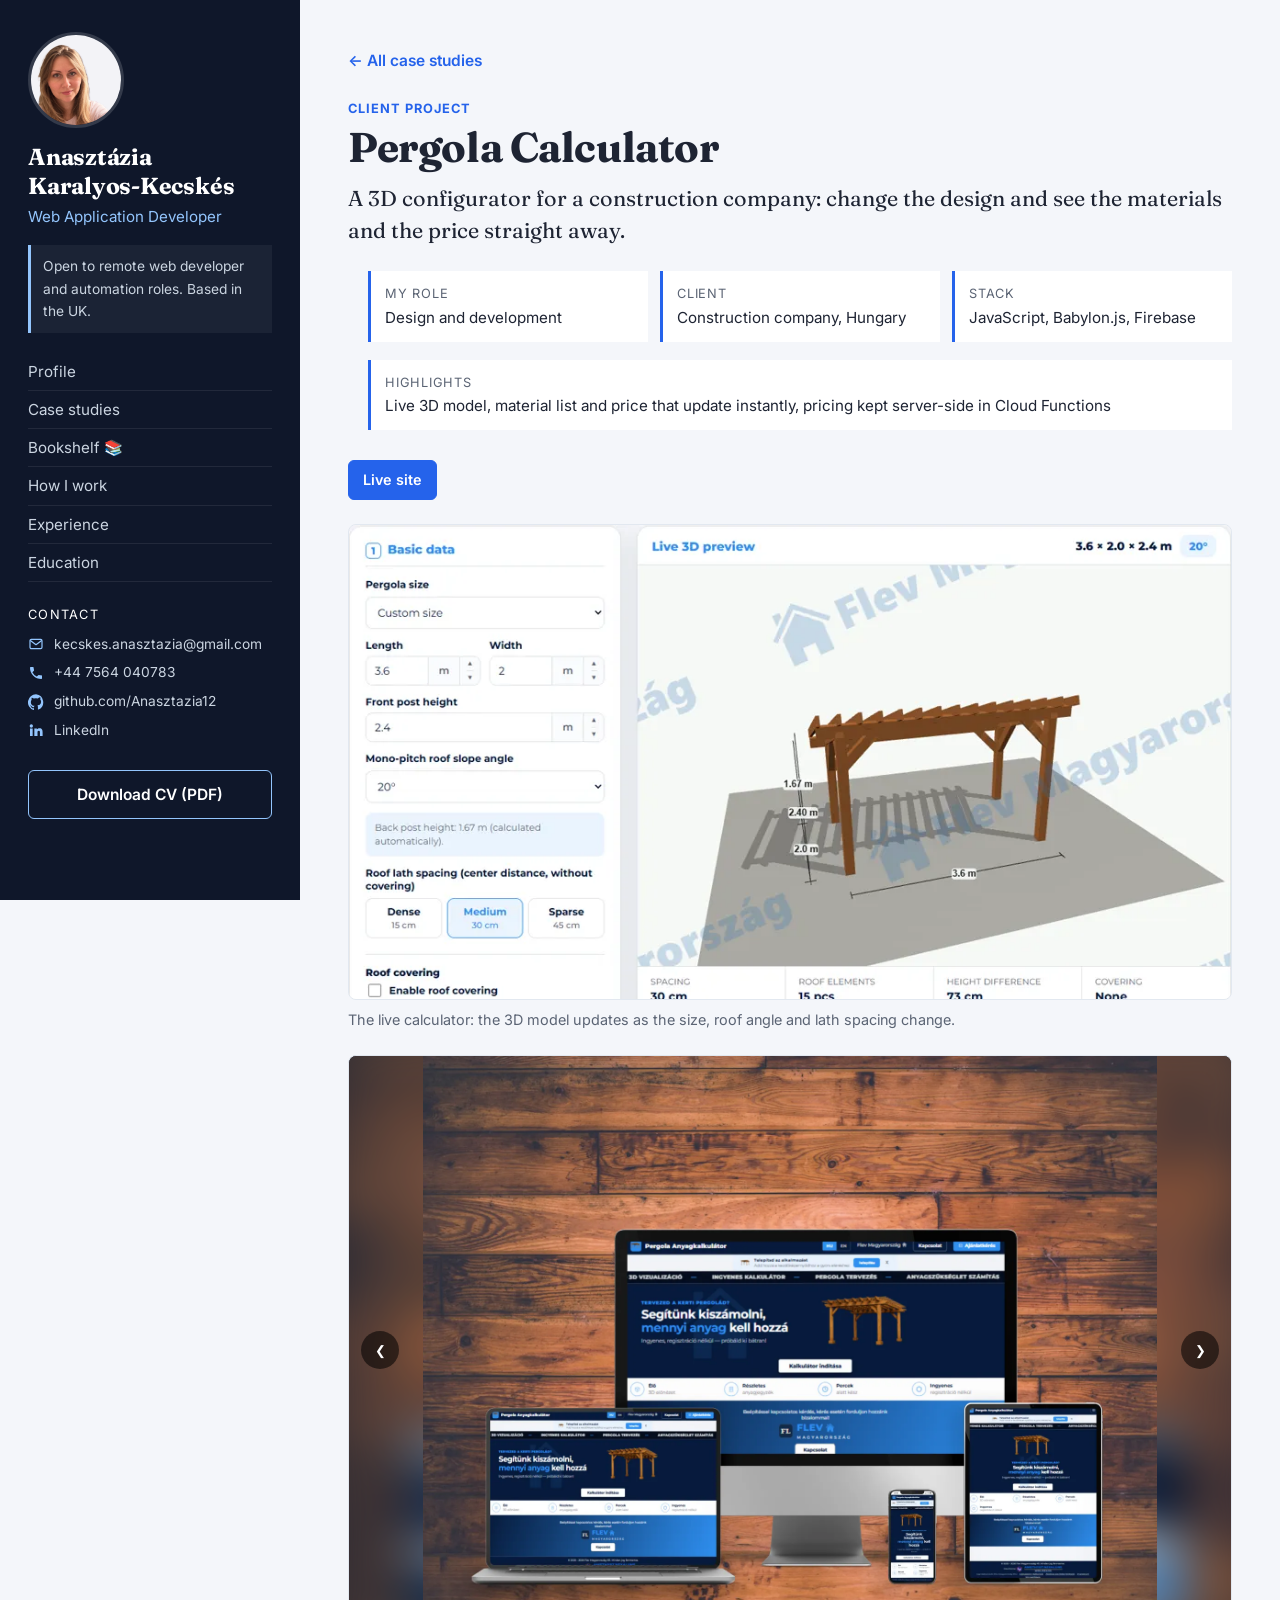
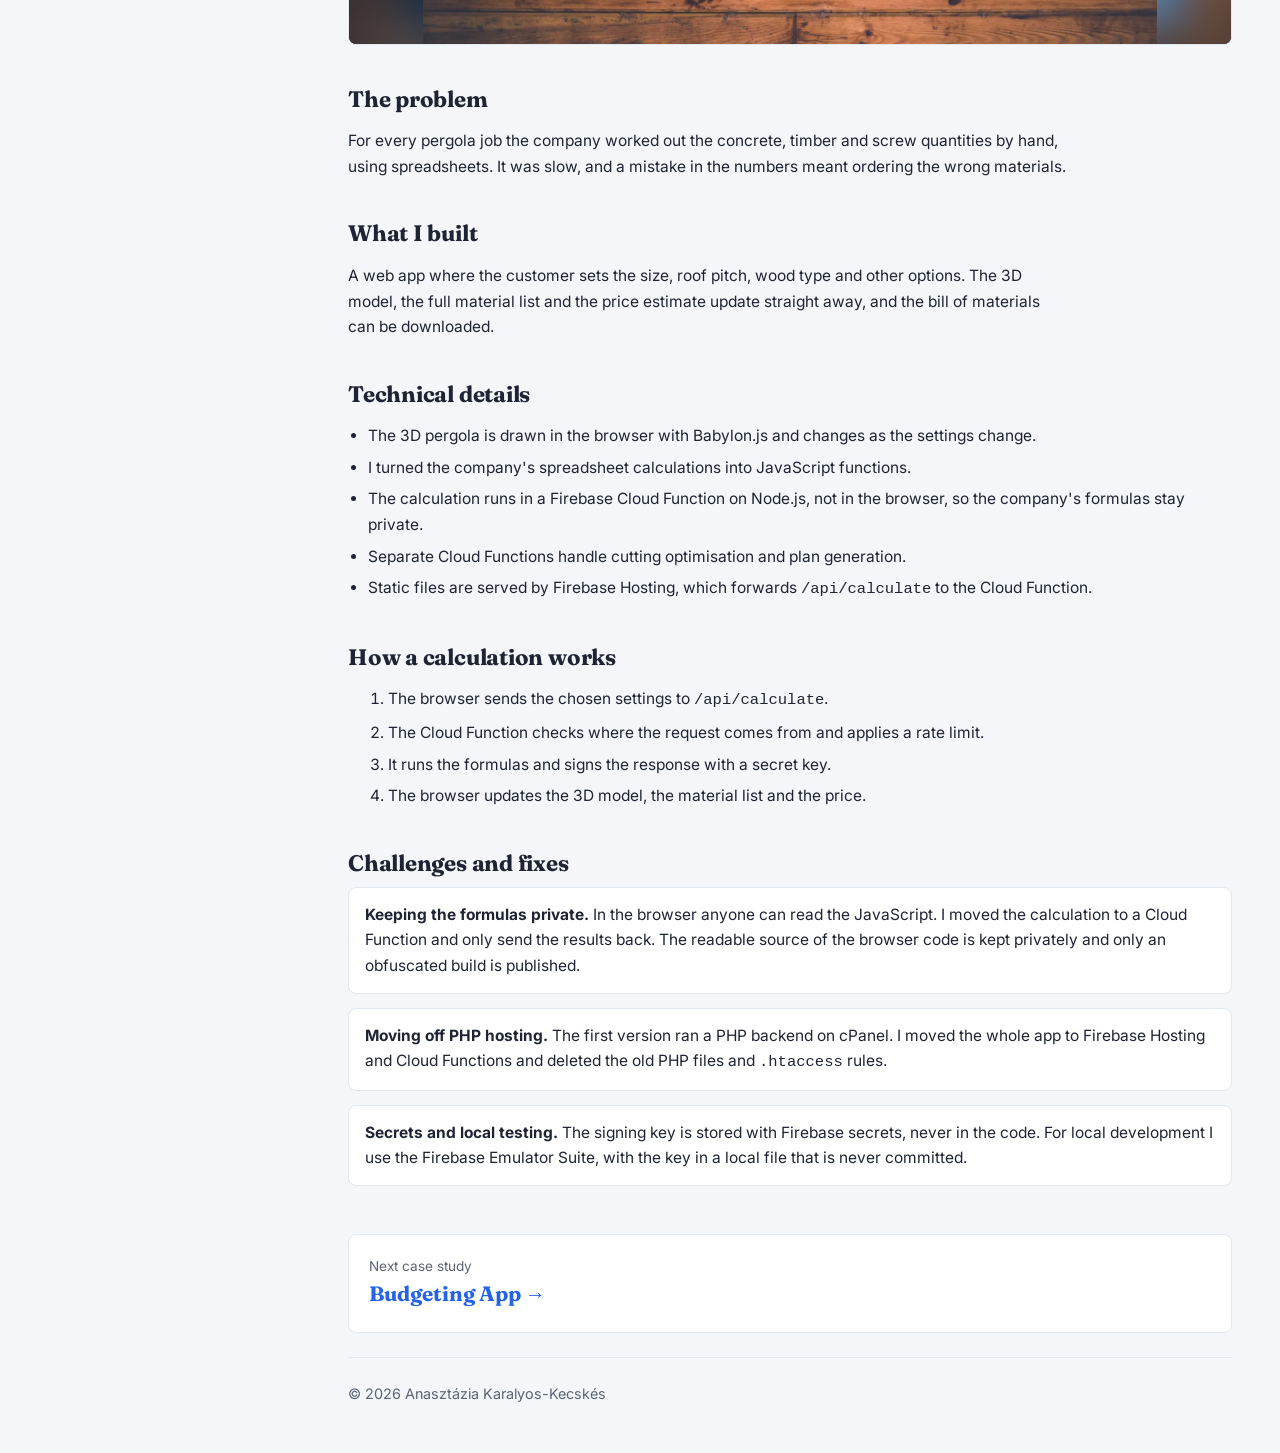
<file: case-studies/pergola-calculator.html>
<!DOCTYPE html>
<html lang="en">
<head>
    <meta charset="UTF-8">
    <meta name="viewport" content="width=device-width, initial-scale=1.0">
    <title>Pergola Calculator case study | Anasztázia Karalyos-Kecskés</title>
    <meta name="description" content="Case study: a 3D pergola configurator built with Babylon.js, with private price formulas running in Firebase Cloud Functions.">
    <meta property="og:type" content="website">
    <meta property="og:title" content="Pergola Calculator case study | Anasztázia Karalyos-Kecskés">
    <meta property="og:description" content="Case study: a 3D pergola configurator built with Babylon.js, with private price formulas running in Firebase Cloud Functions.">
    <meta property="og:url" content="https://anasztazia12.github.io/portfolio/case-studies/pergola-calculator.html">
    <meta property="og:image" content="https://anasztazia12.github.io/portfolio/assets/images/og-portfolio.png">
    <meta property="og:image:width" content="1200">
    <meta property="og:image:height" content="630">
    <meta name="twitter:card" content="summary_large_image">
    <link rel="icon" href="../assets/images/favicon.ico">
    <link rel="preconnect" href="https://fonts.googleapis.com">
    <link rel="preconnect" href="https://fonts.gstatic.com" crossorigin>
    <link rel="stylesheet" href="https://fonts.googleapis.com/css2?family=Fraunces:opsz,wght@9..144,600;9..144,700&family=Inter:wght@400;500;600;700&display=swap">
    <link rel="stylesheet" href="../assets/css/style.css">
</head>
<body>

<div class="layout">

    <!-- Sidebar -->
    <aside class="sidebar">
        <img class="photo" src="../assets/images/profile.webp" alt="Anasztázia Karalyos-Kecskés" width="120" height="120">
        <h1>Anasztázia <span class="nowrap">Karalyos-Kecskés</span></h1>
        <p class="role">Web Application Developer</p>
        <p class="status">Open to remote web developer and automation roles. Based in the UK.</p>

        <nav>
            <ul class="menu">
                <li><a href="../index.html#profile">Profile</a></li>
                <li><a href="../index.html#projects">Case studies</a></li>
                <li><a href="../bookshelf.html">Bookshelf 📚</a></li>
                <li><a href="../index.html#how-i-work">How I work</a></li>
                <li><a href="../index.html#experience">Experience</a></li>
                <li><a href="../index.html#education">Education</a></li>
            </ul>
        </nav>

        <p class="side-title">Contact</p>
        <ul class="contact">
            <li><a href="mailto:kecskes.anasztazia@gmail.com"><svg class="ic" viewBox="0 0 24 24" aria-hidden="true"><rect x="3" y="5" width="18" height="14" rx="2" fill="none" stroke="currentColor" stroke-width="1.8"/><path d="m4 7 8 6 8-6" fill="none" stroke="currentColor" stroke-width="1.8" stroke-linecap="round" stroke-linejoin="round"/></svg><span>kecskes.anasztazia@gmail.com</span></a></li>
            <li><a href="tel:+447564040783"><svg class="ic" viewBox="0 0 24 24" aria-hidden="true"><path d="M6.6 10.8a15 15 0 0 0 6.6 6.6l2.2-2.2a1 1 0 0 1 1-.25 11.4 11.4 0 0 0 3.6.57 1 1 0 0 1 1 1V20a1 1 0 0 1-1 1A17 17 0 0 1 3 4a1 1 0 0 1 1-1h3.5a1 1 0 0 1 1 1c0 1.25.2 2.45.57 3.57a1 1 0 0 1-.25 1z" fill="currentColor"/></svg><span>+44 7564 040783</span></a></li>
            <li><a href="https://github.com/Anasztazia12" target="_blank" rel="noopener"><svg class="ic" viewBox="0 0 24 24" aria-hidden="true"><path fill="currentColor" d="M12 .5a12 12 0 0 0-3.8 23.4c.6.1.8-.3.8-.6v-2c-3.3.7-4-1.6-4-1.6-.6-1.4-1.4-1.8-1.4-1.8-1.1-.7.1-.7.1-.7 1.2.1 1.8 1.2 1.8 1.2 1.1 1.8 2.8 1.3 3.5 1 .1-.8.4-1.3.8-1.6-2.7-.3-5.5-1.3-5.5-5.9 0-1.3.5-2.4 1.2-3.2-.1-.3-.5-1.5.1-3.2 0 0 1-.3 3.3 1.2a11.5 11.5 0 0 1 6 0C17.3 4.7 18.3 5 18.3 5c.6 1.7.2 2.9.1 3.2.8.8 1.2 1.9 1.2 3.2 0 4.6-2.8 5.6-5.5 5.9.4.4.8 1.1.8 2.2v3.3c0 .3.2.7.8.6A12 12 0 0 0 12 .5z"/></svg><span>github.com/Anasztazia12</span></a></li>
            <li><a href="https://www.linkedin.com/in/anasztazia-k-096679420/" target="_blank" rel="noopener"><svg class="ic" viewBox="0 0 24 24" aria-hidden="true"><path fill="currentColor" d="M4.98 3.5a2.5 2.5 0 1 1 0 5 2.5 2.5 0 0 1 0-5zM3 9.75h4v11.25H3zM9.5 9.75h3.8v1.6h.06c.53-1 1.83-2.05 3.77-2.05 4.03 0 4.77 2.6 4.77 6v5.7h-4v-5.05c0-1.2-.02-2.75-1.7-2.75-1.7 0-1.95 1.3-1.95 2.66V21H9.5z"/></svg><span>LinkedIn</span></a></li>
        </ul>

        <a class="cv-button" href="../assets/pdf/CV_Anasztazia_Karalyos-Kecskes.pdf" download>Download CV (PDF)</a>
    </aside>

    <!-- Case study -->
    <main class="content study">
        <a class="back" href="../index.html#projects">← All case studies</a>

        <p class="case-type">Client project</p>
        <h1 class="page-title">Pergola Calculator</h1>
        <p class="lead">A 3D configurator for a construction company: change the design and see the materials and the price straight away.</p>

        <ul class="facts">
            <li><span>My role</span>Design and development</li>
            <li><span>Client</span>Construction company, Hungary</li>
            <li><span>Stack</span>JavaScript, Babylon.js, Firebase</li>
            <li class="fact-wide"><span>Highlights</span>Live 3D model, material list and price that update instantly, pricing kept server-side in Cloud Functions</li>
        </ul>

        <div class="links">
            <a href="https://pergolakalkulator.com/calculator" target="_blank" rel="noopener">Live site</a>
        </div>

        <figure class="demo-video">
            <video src="../assets/videos/pergola-3d-demo.mp4" poster="../assets/images/pergola-3d-poster.webp" width="960" height="516" autoplay muted loop playsinline aria-label="Screen recording of the live calculator: the 3D pergola rotates while the size, roof angle and lath spacing change"></video>
            <figcaption>The live calculator: the 3D model updates as the size, roof angle and lath spacing change.</figcaption>
        </figure>
        <script>if (matchMedia("(prefers-reduced-motion: reduce)").matches) { const v = document.querySelector(".demo-video video"); v.removeAttribute("autoplay"); v.pause(); v.controls = true; }</script>
        <div class="slider">
            <img src="../assets/images/pergola-responsive-devices-mockup.webp" alt="Pergola Calculator on several devices" class="show">
            <img src="../assets/images/pergola-mockup2.webp" alt="3D pergola configurator" loading="lazy">
            <img src="../assets/images/pergola2-mockup.webp" alt="Material list and price estimate" loading="lazy">
            <button type="button" class="prev" aria-label="Previous image">&#10094;</button>
            <button type="button" class="next" aria-label="Next image">&#10095;</button>
        </div>

        <h2>The problem</h2>
        <p>For every pergola job the company worked out the concrete, timber and screw quantities by hand, using spreadsheets. It was slow, and a mistake in the numbers meant ordering the wrong materials.</p>

        <h2>What I built</h2>
        <p>A web app where the customer sets the size, roof pitch, wood type and other options. The 3D model, the full material list and the price estimate update straight away, and the bill of materials can be downloaded.</p>

        <h2>Technical details</h2>
        <ul>
            <li>The 3D pergola is drawn in the browser with Babylon.js and changes as the settings change.</li>
            <li>I turned the company's spreadsheet calculations into JavaScript functions.</li>
            <li>The calculation runs in a Firebase Cloud Function on Node.js, not in the browser, so the company's formulas stay private.</li>
            <li>Separate Cloud Functions handle cutting optimisation and plan generation.</li>
            <li>Static files are served by Firebase Hosting, which forwards <code>/api/calculate</code> to the Cloud Function.</li>
        </ul>

        <h2>How a calculation works</h2>
        <ol>
            <li>The browser sends the chosen settings to <code>/api/calculate</code>.</li>
            <li>The Cloud Function checks where the request comes from and applies a rate limit.</li>
            <li>It runs the formulas and signs the response with a secret key.</li>
            <li>The browser updates the 3D model, the material list and the price.</li>
        </ol>

        <h2>Challenges and fixes</h2>
        <div class="fix">
            <p><strong>Keeping the formulas private.</strong> In the browser anyone can read the JavaScript. I moved the calculation to a Cloud Function and only send the results back. The readable source of the browser code is kept privately and only an obfuscated build is published.</p>
        </div>
        <div class="fix">
            <p><strong>Moving off PHP hosting.</strong> The first version ran a PHP backend on cPanel. I moved the whole app to Firebase Hosting and Cloud Functions and deleted the old PHP files and <code>.htaccess</code> rules.</p>
        </div>
        <div class="fix">
            <p><strong>Secrets and local testing.</strong> The signing key is stored with Firebase secrets, never in the code. For local development I use the Firebase Emulator Suite, with the key in a local file that is never committed.</p>
        </div>

        <a class="next-case" href="budgeting-app.html"><span>Next case study</span><strong>Budgeting App →</strong></a>

        <footer class="footer">© 2026 Anasztázia Karalyos-Kecskés</footer>
    </main>
</div>

<script src="../assets/js/main.js"></script>
</body>
</html>
</file>
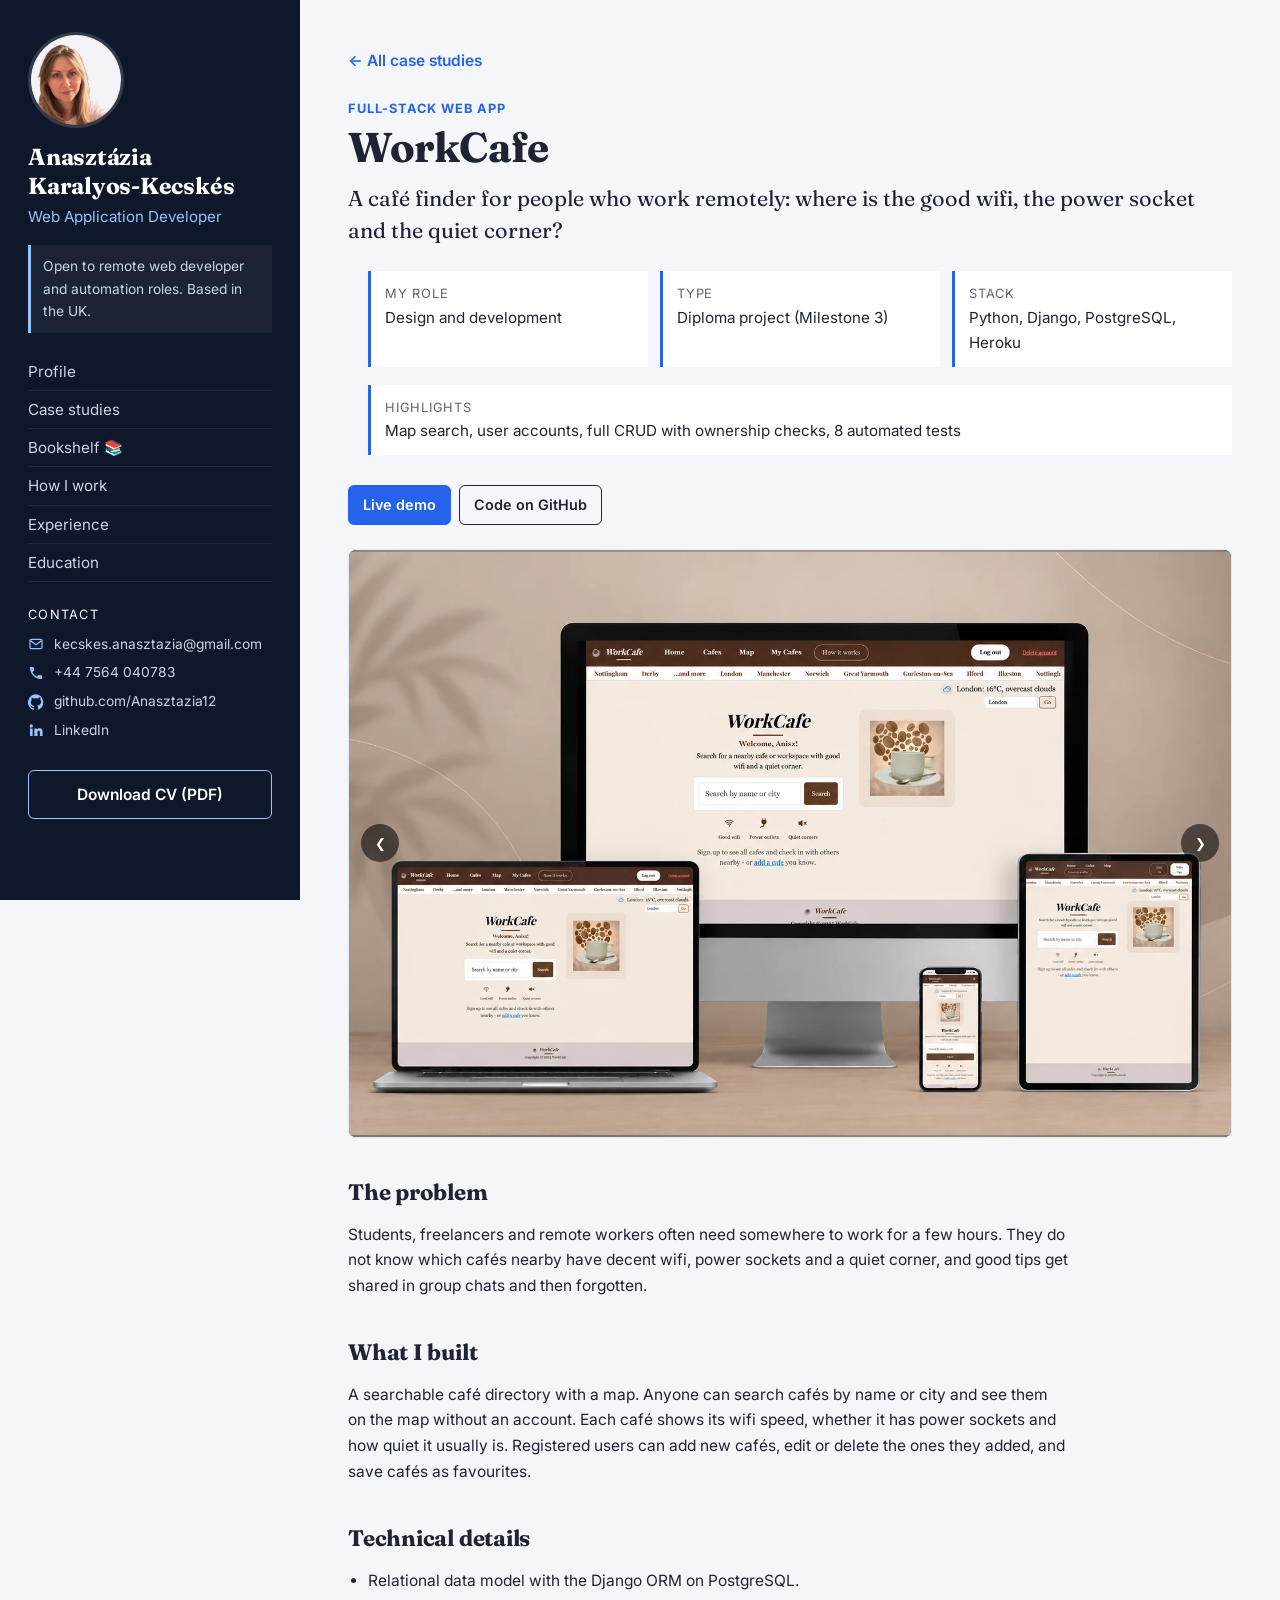
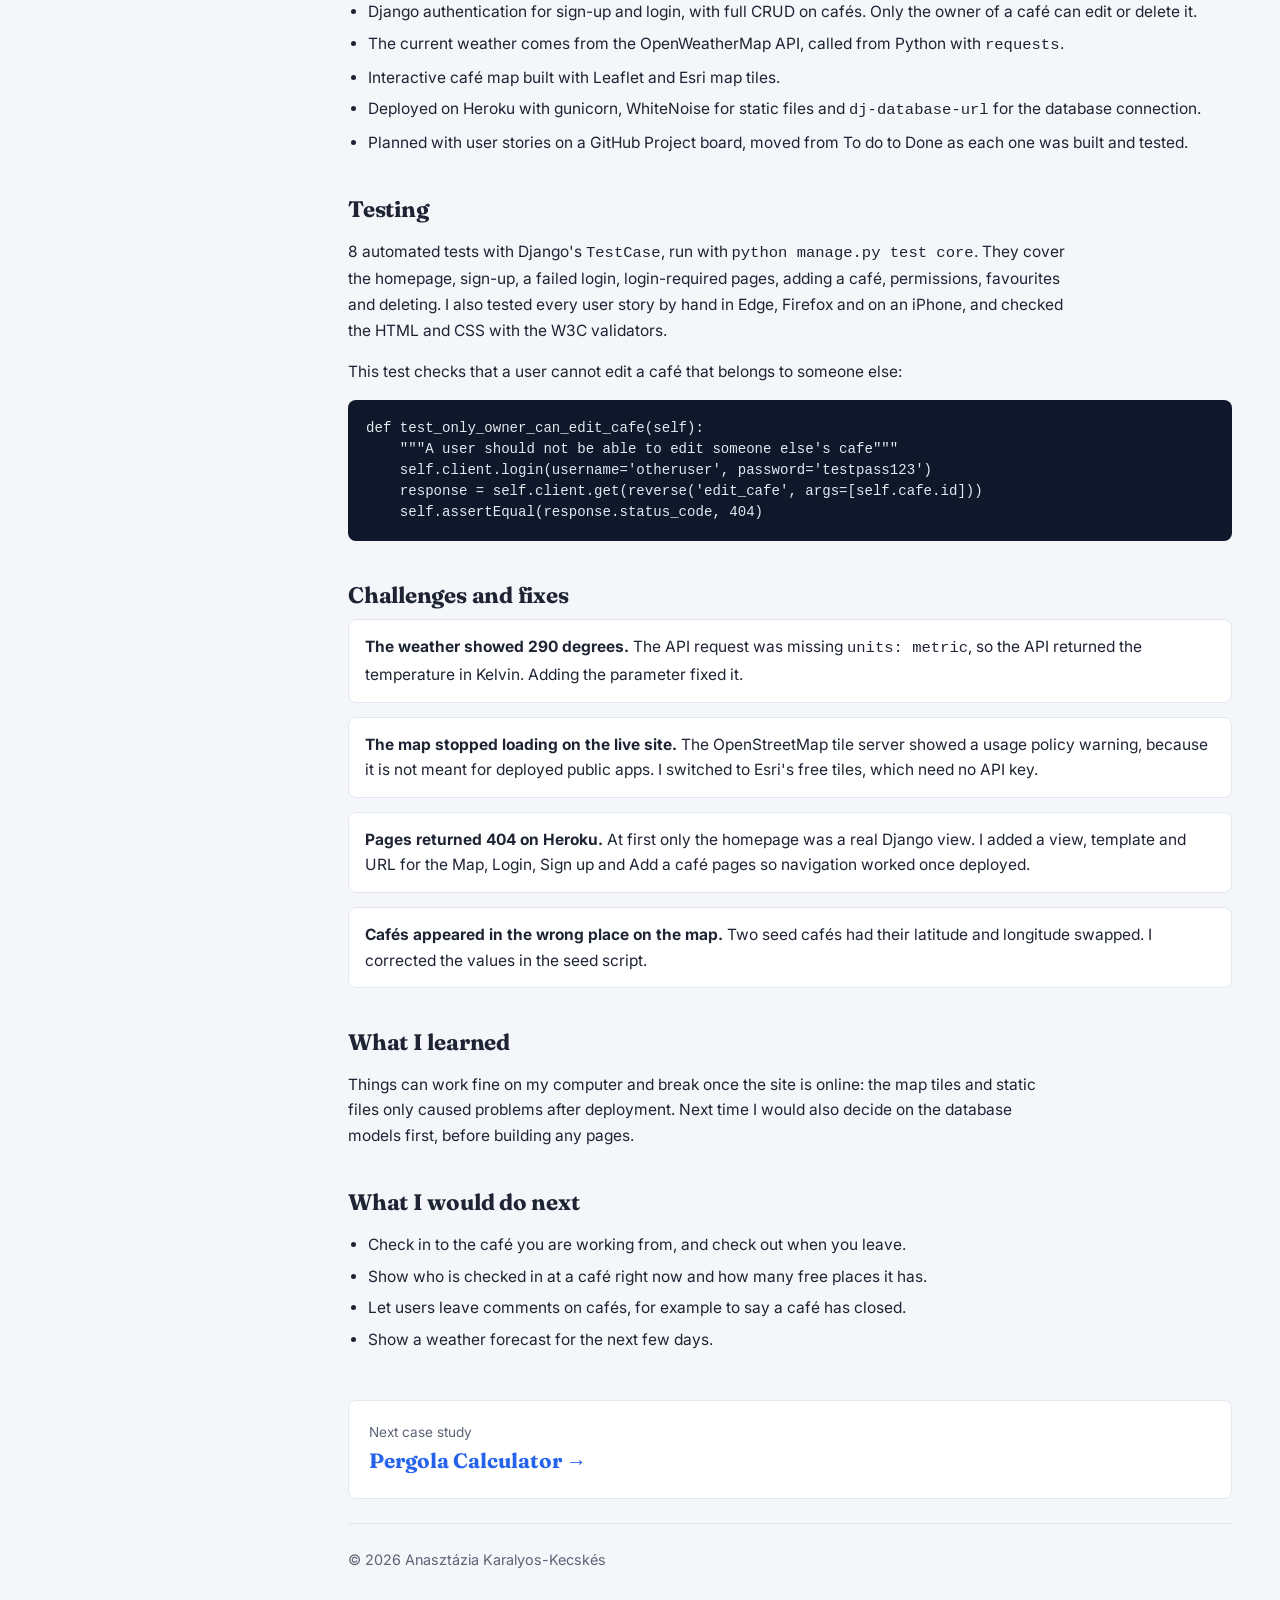
<file: case-studies/workcafe.html>
<!DOCTYPE html>
<html lang="en">
<head>
    <meta charset="UTF-8">
    <meta name="viewport" content="width=device-width, initial-scale=1.0">
    <title>WorkCafe case study | Anasztázia Karalyos-Kecskés</title>
    <meta name="description" content="Case study: WorkCafe, a Django and PostgreSQL café finder for remote workers, with a map, accounts and automated tests.">
    <meta property="og:type" content="website">
    <meta property="og:title" content="WorkCafe case study | Anasztázia Karalyos-Kecskés">
    <meta property="og:description" content="Case study: WorkCafe, a Django and PostgreSQL café finder for remote workers, with a map, accounts and automated tests.">
    <meta property="og:url" content="https://anasztazia12.github.io/portfolio/case-studies/workcafe.html">
    <meta property="og:image" content="https://anasztazia12.github.io/portfolio/assets/images/og-portfolio.png">
    <meta property="og:image:width" content="1200">
    <meta property="og:image:height" content="630">
    <meta name="twitter:card" content="summary_large_image">
    <link rel="icon" href="../assets/images/favicon.ico">
    <link rel="preconnect" href="https://fonts.googleapis.com">
    <link rel="preconnect" href="https://fonts.gstatic.com" crossorigin>
    <link rel="stylesheet" href="https://fonts.googleapis.com/css2?family=Fraunces:opsz,wght@9..144,600;9..144,700&family=Inter:wght@400;500;600;700&display=swap">
    <link rel="stylesheet" href="../assets/css/style.css">
</head>
<body>

<div class="layout">

    <!-- Sidebar -->
    <aside class="sidebar">
        <img class="photo" src="../assets/images/profile.webp" alt="Anasztázia Karalyos-Kecskés" width="120" height="120">
        <h1>Anasztázia <span class="nowrap">Karalyos-Kecskés</span></h1>
        <p class="role">Web Application Developer</p>
        <p class="status">Open to remote web developer and automation roles. Based in the UK.</p>

        <nav>
            <ul class="menu">
                <li><a href="../index.html#profile">Profile</a></li>
                <li><a href="../index.html#projects">Case studies</a></li>
                <li><a href="../bookshelf.html">Bookshelf 📚</a></li>
                <li><a href="../index.html#how-i-work">How I work</a></li>
                <li><a href="../index.html#experience">Experience</a></li>
                <li><a href="../index.html#education">Education</a></li>
            </ul>
        </nav>

        <p class="side-title">Contact</p>
        <ul class="contact">
            <li><a href="mailto:kecskes.anasztazia@gmail.com"><svg class="ic" viewBox="0 0 24 24" aria-hidden="true"><rect x="3" y="5" width="18" height="14" rx="2" fill="none" stroke="currentColor" stroke-width="1.8"/><path d="m4 7 8 6 8-6" fill="none" stroke="currentColor" stroke-width="1.8" stroke-linecap="round" stroke-linejoin="round"/></svg><span>kecskes.anasztazia@gmail.com</span></a></li>
            <li><a href="tel:+447564040783"><svg class="ic" viewBox="0 0 24 24" aria-hidden="true"><path d="M6.6 10.8a15 15 0 0 0 6.6 6.6l2.2-2.2a1 1 0 0 1 1-.25 11.4 11.4 0 0 0 3.6.57 1 1 0 0 1 1 1V20a1 1 0 0 1-1 1A17 17 0 0 1 3 4a1 1 0 0 1 1-1h3.5a1 1 0 0 1 1 1c0 1.25.2 2.45.57 3.57a1 1 0 0 1-.25 1z" fill="currentColor"/></svg><span>+44 7564 040783</span></a></li>
            <li><a href="https://github.com/Anasztazia12" target="_blank" rel="noopener"><svg class="ic" viewBox="0 0 24 24" aria-hidden="true"><path fill="currentColor" d="M12 .5a12 12 0 0 0-3.8 23.4c.6.1.8-.3.8-.6v-2c-3.3.7-4-1.6-4-1.6-.6-1.4-1.4-1.8-1.4-1.8-1.1-.7.1-.7.1-.7 1.2.1 1.8 1.2 1.8 1.2 1.1 1.8 2.8 1.3 3.5 1 .1-.8.4-1.3.8-1.6-2.7-.3-5.5-1.3-5.5-5.9 0-1.3.5-2.4 1.2-3.2-.1-.3-.5-1.5.1-3.2 0 0 1-.3 3.3 1.2a11.5 11.5 0 0 1 6 0C17.3 4.7 18.3 5 18.3 5c.6 1.7.2 2.9.1 3.2.8.8 1.2 1.9 1.2 3.2 0 4.6-2.8 5.6-5.5 5.9.4.4.8 1.1.8 2.2v3.3c0 .3.2.7.8.6A12 12 0 0 0 12 .5z"/></svg><span>github.com/Anasztazia12</span></a></li>
            <li><a href="https://www.linkedin.com/in/anasztazia-k-096679420/" target="_blank" rel="noopener"><svg class="ic" viewBox="0 0 24 24" aria-hidden="true"><path fill="currentColor" d="M4.98 3.5a2.5 2.5 0 1 1 0 5 2.5 2.5 0 0 1 0-5zM3 9.75h4v11.25H3zM9.5 9.75h3.8v1.6h.06c.53-1 1.83-2.05 3.77-2.05 4.03 0 4.77 2.6 4.77 6v5.7h-4v-5.05c0-1.2-.02-2.75-1.7-2.75-1.7 0-1.95 1.3-1.95 2.66V21H9.5z"/></svg><span>LinkedIn</span></a></li>
        </ul>

        <a class="cv-button" href="../assets/pdf/CV_Anasztazia_Karalyos-Kecskes.pdf" download>Download CV (PDF)</a>
    </aside>

    <!-- Case study -->
    <main class="content study">
        <a class="back" href="../index.html#projects">← All case studies</a>

        <p class="case-type">Full-stack web app</p>
        <h1 class="page-title">WorkCafe</h1>
        <p class="lead">A café finder for people who work remotely: where is the good wifi, the power socket and the quiet corner?</p>

        <ul class="facts">
            <li><span>My role</span>Design and development</li>
            <li><span>Type</span>Diploma project (Milestone 3)</li>
            <li><span>Stack</span>Python, Django, PostgreSQL, Heroku</li>
            <li class="fact-wide"><span>Highlights</span>Map search, user accounts, full CRUD with ownership checks, 8 automated tests</li>
        </ul>

        <div class="links">
            <a href="https://workcafe-app-4f1f130b7d49.herokuapp.com/" target="_blank" rel="noopener">Live demo</a>
            <a href="https://github.com/Anasztazia12/milestone3" target="_blank" rel="noopener">Code on GitHub</a>
        </div>

        <div class="slider">
            <img src="../assets/images/workcafe-responsive-devices-mockup.webp" alt="WorkCafe on laptop, tablet and phone" class="show">
            <img src="../assets/images/workcafe-map.webp" alt="Map of cafés" loading="lazy">
            <img src="../assets/images/workcafe-list.webp" alt="List of cafés" loading="lazy">
            <img src="../assets/images/workcafe-signup.webp" alt="Sign-up page" loading="lazy">
            <button type="button" class="prev" aria-label="Previous image">&#10094;</button>
            <button type="button" class="next" aria-label="Next image">&#10095;</button>
        </div>

        <h2>The problem</h2>
        <p>Students, freelancers and remote workers often need somewhere to work for a few hours. They do not know which cafés nearby have decent wifi, power sockets and a quiet corner, and good tips get shared in group chats and then forgotten.</p>

        <h2>What I built</h2>
        <p>A searchable café directory with a map. Anyone can search cafés by name or city and see them on the map without an account. Each café shows its wifi speed, whether it has power sockets and how quiet it usually is. Registered users can add new cafés, edit or delete the ones they added, and save cafés as favourites.</p>

        <h2>Technical details</h2>
        <ul>
            <li>Relational data model with the Django ORM on PostgreSQL.</li>
            <li>Django authentication for sign-up and login, with full CRUD on cafés. Only the owner of a café can edit or delete it.</li>
            <li>The current weather comes from the OpenWeatherMap API, called from Python with <code>requests</code>.</li>
            <li>Interactive café map built with Leaflet and Esri map tiles.</li>
            <li>Deployed on Heroku with gunicorn, WhiteNoise for static files and <code>dj-database-url</code> for the database connection.</li>
            <li>Planned with user stories on a GitHub Project board, moved from To do to Done as each one was built and tested.</li>
        </ul>

        <h2>Testing</h2>
        <p>8 automated tests with Django's <code>TestCase</code>, run with <code>python manage.py test core</code>. They cover the homepage, sign-up, a failed login, login-required pages, adding a café, permissions, favourites and deleting. I also tested every user story by hand in Edge, Firefox and on an iPhone, and checked the HTML and CSS with the W3C validators.</p>
        <p>This test checks that a user cannot edit a café that belongs to someone else:</p>
<pre><code>def test_only_owner_can_edit_cafe(self):
    """A user should not be able to edit someone else's cafe"""
    self.client.login(username='otheruser', password='testpass123')
    response = self.client.get(reverse('edit_cafe', args=[self.cafe.id]))
    self.assertEqual(response.status_code, 404)</code></pre>

        <h2>Challenges and fixes</h2>
        <div class="fix">
            <p><strong>The weather showed 290 degrees.</strong> The API request was missing <code>units: metric</code>, so the API returned the temperature in Kelvin. Adding the parameter fixed it.</p>
        </div>
        <div class="fix">
            <p><strong>The map stopped loading on the live site.</strong> The OpenStreetMap tile server showed a usage policy warning, because it is not meant for deployed public apps. I switched to Esri's free tiles, which need no API key.</p>
        </div>
        <div class="fix">
            <p><strong>Pages returned 404 on Heroku.</strong> At first only the homepage was a real Django view. I added a view, template and URL for the Map, Login, Sign up and Add a café pages so navigation worked once deployed.</p>
        </div>
        <div class="fix">
            <p><strong>Cafés appeared in the wrong place on the map.</strong> Two seed cafés had their latitude and longitude swapped. I corrected the values in the seed script.</p>
        </div>

        <h2>What I learned</h2>
        <p>Things can work fine on my computer and break once the site is online: the map tiles and static files only caused problems after deployment. Next time I would also decide on the database models first, before building any pages.</p>

        <h2>What I would do next</h2>
        <ul>
            <li>Check in to the café you are working from, and check out when you leave.</li>
            <li>Show who is checked in at a café right now and how many free places it has.</li>
            <li>Let users leave comments on cafés, for example to say a café has closed.</li>
            <li>Show a weather forecast for the next few days.</li>
        </ul>

        <a class="next-case" href="pergola-calculator.html"><span>Next case study</span><strong>Pergola Calculator →</strong></a>

        <footer class="footer">© 2026 Anasztázia Karalyos-Kecskés</footer>
    </main>
</div>

<script src="../assets/js/main.js"></script>
</body>
</html>
</file>
<file: assets/css/style.css>
/* ===== Colours and base ===== */
:root {
    --page: #f4f6fa;
    --paper: #ffffff;
    --text: #1e2433;
    --muted: #5b6474;
    --line: #e2e8f0;
    --accent: #2563eb;
    --side: #0f172a;
    --side-text: #cbd5e1;
    --serif: Georgia, 'Times New Roman', serif;
}

* {
    box-sizing: border-box;
}

html {
    scroll-behavior: smooth;
}

body {
    margin: 0;
    background: var(--page);
    color: var(--text);
    font-family: 'Segoe UI', Roboto, Helvetica, Arial, sans-serif;
    line-height: 1.65;
}

img {
    display: block;
    max-width: 100%;
}

a {
    color: var(--accent);
}

h1, h2, h3 {
    font-family: var(--serif);
    font-weight: 700;
    line-height: 1.25;
}

/* ===== Layout: sidebar + content ===== */
.layout {
    display: grid;
    grid-template-columns: 300px 1fr;
    min-height: 100vh;
}

/* ===== Sidebar ===== */
.sidebar {
    position: sticky;
    top: 0;
    height: 100vh;
    overflow-y: auto;
    padding: 40px 32px;
    background: var(--side);
    color: var(--side-text);
}

.photo {
    width: 120px;
    height: 120px;
    margin-bottom: 18px;
    border: 3px solid rgba(255, 255, 255, 0.15);
    border-radius: 50%;
    object-fit: cover;
}

.sidebar h1 {
    margin: 0;
    color: #fff;
    font-size: 1.7rem;
}

.role {
    margin: 6px 0 24px;
    color: #93c5fd;
    font-size: 1rem;
}

.status {
    margin: 0 0 28px;
    padding: 10px 12px;
    border-left: 3px solid #93c5fd;
    background: rgba(255, 255, 255, 0.05);
    font-size: 0.9rem;
}

.menu {
    margin: 0 0 28px;
    padding: 0;
    list-style: none;
}

.menu a {
    display: block;
    padding: 7px 0;
    border-bottom: 1px solid rgba(255, 255, 255, 0.08);
    color: var(--side-text);
    text-decoration: none;
}

.menu a:hover {
    color: #fff;
}

.side-title {
    margin: 0 0 8px;
    color: #fff;
    font-size: 0.8rem;
    letter-spacing: 0.1em;
    text-transform: uppercase;
}

.contact {
    margin: 0 0 28px;
    padding: 0;
    list-style: none;
    font-size: 0.92rem;
}

.contact li {
    margin-bottom: 6px;
}

.contact a {
    color: var(--side-text);
    overflow-wrap: anywhere;
}

.cv-button {
    display: block;
    padding: 11px;
    border: 1px solid #93c5fd;
    border-radius: 6px;
    color: #fff;
    font-weight: 600;
    text-align: center;
    text-decoration: none;
}

.cv-button:hover {
    background: rgba(147, 197, 253, 0.15);
}

/* ===== Content ===== */
.content {
    min-width: 0; /* lets long code blocks scroll instead of stretching the page */
    max-width: 880px;
    padding: 48px 48px 24px;
}

.block {
    margin-bottom: 64px;
    scroll-margin-top: 24px;
}

.block > h2 {
    margin: 0 0 20px;
    padding-bottom: 10px;
    border-bottom: 2px solid var(--text);
    font-size: 1.6rem;
}

.lead {
    margin: 0 0 16px;
    font-family: var(--serif);
    font-size: 1.35rem;
    line-height: 1.5;
}

.muted {
    color: var(--muted);
}

/* ===== Skills table ===== */
.skills {
    width: 100%;
    margin-top: 24px;
    border-collapse: collapse;
}

.skills th,
.skills td {
    padding: 10px 0;
    border-bottom: 1px solid var(--line);
    text-align: left;
    vertical-align: top;
}

.skills th {
    width: 150px;
    padding-right: 16px;
    font-weight: 600;
}

/* ===== Case studies ===== */
.case-type {
    margin: 0;
    color: var(--accent);
    font-size: 0.8rem;
    font-weight: 700;
    letter-spacing: 0.08em;
    text-transform: uppercase;
}

.stack {
    color: var(--muted);
    font-size: 0.9rem;
}

.links {
    display: flex;
    flex-wrap: wrap;
    gap: 8px;
}

.links a {
    padding: 7px 14px;
    border: 1px solid var(--text);
    border-radius: 6px;
    color: var(--text);
    font-size: 0.9rem;
    font-weight: 600;
    text-decoration: none;
}

.links a:first-child {
    border-color: var(--accent);
    background: var(--accent);
    color: #fff;
}

.links a:hover {
    opacity: 0.85;
}

/* ===== Image slider ===== */
.slider {
    position: relative;
    aspect-ratio: 16 / 9;
    border-bottom: 1px solid var(--line);
    background: #e8edf5;
}

.slider img {
    position: absolute;
    inset: 0;
    width: 100%;
    height: 100%;
    object-fit: cover;
    opacity: 0;
    transition: opacity 0.4s;
}

.slider img.show {
    opacity: 1;
}

.slider button {
    position: absolute;
    top: 50%;
    width: 38px;
    height: 38px;
    border: 0;
    border-radius: 50%;
    background: rgba(0, 0, 0, 0.55);
    color: #fff;
    cursor: pointer;
    transform: translateY(-50%);
}

.slider .prev {
    left: 12px;
}

.slider .next {
    right: 12px;
}

/* ===== Experience and education ===== */
.entry {
    display: grid;
    grid-template-columns: 150px 1fr;
    gap: 16px;
    padding: 16px 0;
    border-bottom: 1px solid var(--line);
}

.entry:first-of-type {
    padding-top: 0;
}

.when {
    color: var(--muted);
    font-size: 0.9rem;
}

.entry h3 {
    margin: 0;
    font-size: 1.15rem;
}

.entry p,
.entry ul {
    margin: 4px 0 0;
}

.entry ul {
    padding-left: 20px;
}

.sub-title {
    margin: 32px 0 12px;
    font-size: 1.15rem;
}

details {
    margin-top: 20px;
}

summary {
    font-weight: 600;
    cursor: pointer;
}

/* ===== Project cards on the home page ===== */
.cards {
    display: grid;
    grid-template-columns: 1fr 1fr;
    gap: 20px;
}

.project-card {
    display: flex;
    flex-direction: column;
    overflow: hidden;
    border: 1px solid var(--line);
    border-radius: 8px;
    background: var(--paper);
    color: var(--text);
    text-decoration: none;
}

.project-card:hover {
    border-color: var(--accent);
}

.project-card img {
    aspect-ratio: 3 / 2;
    width: 100%;
    object-fit: cover;
    border-bottom: 1px solid var(--line);
}

.project-card-text {
    display: flex;
    flex: 1;
    flex-direction: column;
    gap: 6px;
    padding: 20px;
}

.project-card h3 {
    margin: 0;
    font-size: 1.3rem;
}

.project-card p {
    margin: 0;
}

.read {
    margin-top: auto;
    padding-top: 8px;
    color: var(--accent);
    font-weight: 600;
}

.shelf-link {
    display: inline-block;
    margin: -8px 0 20px;
    color: var(--accent);
    font-weight: 600;
    text-decoration: none;
}

.shelf-link:hover {
    text-decoration: underline;
}

/* ===== Other projects and how I work ===== */
.other {
    margin: 0;
    padding: 0;
    list-style: none;
}

.other li {
    padding: 12px 0;
    border-bottom: 1px solid var(--line);
}

.steps {
    margin: 0;
    padding-left: 22px;
}

.steps li {
    margin-bottom: 14px;
    padding-left: 6px;
}

.steps strong {
    display: block;
}

/* ===== Case study pages ===== */
.back {
    display: inline-block;
    margin-bottom: 24px;
    font-weight: 600;
    text-decoration: none;
}

.page-title {
    margin: 2px 0 10px;
    font-size: clamp(2rem, 4vw, 2.6rem);
}

.facts {
    display: grid;
    grid-template-columns: repeat(3, 1fr);
    gap: 12px;
    margin: 24px 0;
    padding: 0;
    list-style: none;
}

.facts li {
    padding: 12px 14px;
    border-left: 3px solid var(--accent);
    background: var(--paper);
    font-size: 0.95rem;
}

.facts span {
    display: block;
    color: var(--muted);
    font-size: 0.8rem;
    text-transform: uppercase;
    letter-spacing: 0.06em;
}

.study .slider {
    margin: 24px 0 40px;
    border: 1px solid var(--line);
    border-radius: 8px;
    overflow: hidden;
}

.study h2 {
    margin: 40px 0 10px;
    font-size: 1.4rem;
}

.study ul {
    padding-left: 20px;
}

.study li {
    margin-bottom: 6px;
}

.fix {
    margin-bottom: 14px;
    padding: 14px 16px;
    border: 1px solid var(--line);
    border-radius: 8px;
    background: var(--paper);
}

.fix p {
    margin: 0;
}

pre {
    overflow-x: auto;
    padding: 18px;
    border-radius: 8px;
    background: var(--side);
    color: #e2e8f0;
    font-size: 0.88rem;
    line-height: 1.5;
}

code {
    font-family: Consolas, 'Courier New', monospace;
}

.next-case {
    display: block;
    margin: 48px 0 24px;
    padding: 20px;
    border: 1px solid var(--line);
    border-radius: 8px;
    background: var(--paper);
    text-decoration: none;
}

.next-case span {
    display: block;
    color: var(--muted);
    font-size: 0.85rem;
}

.next-case strong {
    font-family: var(--serif);
    font-size: 1.3rem;
}

/* ===== Footer ===== */
.footer {
    padding: 24px 0;
    border-top: 1px solid var(--line);
    color: var(--muted);
    font-size: 0.9rem;
}

/* ===== Tablet and mobile ===== */
@media (max-width: 900px) {
    .layout {
        grid-template-columns: 1fr;
    }

    .sidebar {
        position: static;
        height: auto;
        padding: 32px 20px;
    }

    .menu {
        display: flex;
        flex-wrap: wrap;
        gap: 4px 16px;
    }

    .menu a {
        border: 0;
    }

    .cv-button {
        display: inline-block;
        padding: 10px 18px;
    }

    .content {
        padding: 32px 20px 16px;
    }
}

@media (max-width: 600px) {
    .cards,
    .facts,
    .entry {
        grid-template-columns: 1fr;
    }

    .entry {
        gap: 2px;
    }

    .skills th {
        width: 110px;
    }
}

/* ===== Polish: fonts, compact sidebar, wider content, intro ===== */
:root {
    --serif: 'Fraunces', Georgia, 'Times New Roman', serif;
}

body {
    font-family: 'Inter', 'Segoe UI', Roboto, Helvetica, Arial, sans-serif;
    font-size: 0.97rem;
}

h1, h2, h3 {
    letter-spacing: -0.01em;
}

.nowrap {
    white-space: nowrap;
}

/* sidebar fits a laptop screen without scrolling */
.sidebar {
    padding: 32px 28px;
}

.photo {
    width: 96px;
    height: 96px;
    margin-bottom: 14px;
}

.sidebar h1 {
    font-size: 1.45rem;
}

.role {
    margin: 4px 0 16px;
    font-size: 0.95rem;
}

.status {
    margin-bottom: 20px;
    font-size: 0.86rem;
}

.menu {
    margin-bottom: 22px;
}

.menu a {
    padding: 6px 0;
    font-size: 0.95rem;
}

.contact a {
    display: flex;
    align-items: center;
    gap: 10px;
    text-decoration: none;
}

.contact a span {
    overflow-wrap: normal;
    white-space: nowrap;
    font-size: 0.86rem;
}

/* short laptop screens: tighter sidebar so the CV button stays in view */
@media (min-width: 901px) and (max-height: 860px) {
    .sidebar {
        padding: 22px 28px;
    }

    .photo {
        width: 64px;
        height: 64px;
        margin-bottom: 10px;
    }

    .sidebar h1 {
        font-size: 1.3rem;
    }

    .role {
        margin-bottom: 12px;
    }

    .status {
        margin-bottom: 14px;
        padding: 7px 10px;
    }

    .menu {
        margin-bottom: 14px;
    }

    .menu a {
        padding: 4px 0;
    }

    .contact {
        margin-bottom: 16px;
    }

    .contact li {
        margin-bottom: 3px;
    }

    .cv-button {
        padding: 9px;
    }
}

.contact a:hover span {
    color: #fff;
    text-decoration: underline;
}

.contact .ic {
    flex: 0 0 auto;
    width: 16px;
    height: 16px;
    color: #93c5fd;
}

/* wider content on big screens, readable line length for text */
.content {
    max-width: 1120px;
}

.block > p,
.study > p {
    max-width: 72ch;
}

@media (min-width: 1400px) {
    .cards {
        grid-template-columns: repeat(3, 1fr);
    }
}

.project-card {
    transition: border-color 0.2s ease, box-shadow 0.2s ease, transform 0.2s ease;
}

.project-card:hover {
    box-shadow: 0 14px 30px rgba(30, 37, 35, 0.1);
    transform: translateY(-3px);
}

/* intro at the top of the home page */
.intro {
    margin-bottom: 64px;
    padding-bottom: 40px;
    border-bottom: 1px solid var(--line);
}

.intro-kicker {
    margin: 0 0 10px;
    color: var(--accent);
    font-size: 0.82rem;
    font-weight: 700;
    letter-spacing: 0.08em;
    text-transform: uppercase;
}

.intro-title {
    max-width: 22ch;
    margin: 0 0 24px;
    font-family: var(--serif);
    font-size: clamp(1.9rem, 3.4vw, 2.9rem);
    font-weight: 700;
    line-height: 1.15;
    letter-spacing: -0.015em;
}

.intro-stats {
    display: flex;
    flex-wrap: wrap;
    gap: 10px;
    margin: 0 0 28px;
    padding: 0;
    list-style: none;
}

.intro-stats li {
    padding: 7px 14px;
    border: 1px solid var(--line);
    border-radius: 999px;
    background: var(--paper);
    color: var(--muted);
    font-size: 0.9rem;
}

.intro-stats strong {
    color: var(--text);
}

.intro-actions {
    display: flex;
    flex-wrap: wrap;
    gap: 12px;
}

.btn {
    display: inline-block;
    padding: 12px 22px;
    border: 1px solid var(--text);
    border-radius: 8px;
    color: var(--text);
    font-weight: 600;
    text-decoration: none;
    transition: background 0.2s ease, color 0.2s ease;
}

.btn:hover {
    background: var(--text);
    color: #fff;
}

.btn-primary {
    border-color: var(--accent);
    background: var(--accent);
    color: #fff;
}

.btn-primary:hover {
    border-color: #1d4ed8;
    background: #1d4ed8;
}

/* ===== Intro: text left, real project screenshots right, number strip below ===== */
.intro {
    display: grid;
    grid-template-columns: minmax(0, 1.05fr) minmax(0, 1fr);
    gap: 36px 48px;
    align-items: center;
    padding: 8px 0 44px;
}

.intro-title {
    max-width: none;
    margin: 0 0 16px;
    font-size: clamp(1.8rem, 3vw, 2.6rem);
    line-height: 1.12;
}

.intro-sub {
    max-width: 52ch;
    margin: 0 0 26px;
    color: var(--muted);
    font-size: 1.02rem;
    line-height: 1.6;
}

/* no extra line and gap between the number strip and the first panel */
.intro,
.intro.intro {
    margin-bottom: 28px;
    padding-bottom: 0;
    border-bottom: 0;
}

@media (max-width: 900px) {
    .intro.intro {
        margin-bottom: 24px;
        padding-bottom: 0;
    }
}

/* three screenshots, slightly fanned; they spread on hover */
.intro-shots {
    position: relative;
    height: 360px;
}

.shot {
    position: absolute;
    width: 66%;
    overflow: hidden;
    border: 5px solid #fff;
    border-radius: 16px;
    background: #fff;
    box-shadow: 0 18px 40px rgba(15, 23, 42, 0.18);
    transition: transform 0.45s cubic-bezier(0.2, 0.7, 0.2, 1), box-shadow 0.3s ease;
}

.shot img {
    width: 100%;
    aspect-ratio: 4 / 3;
    object-fit: cover;
}

.shot span {
    position: absolute;
    left: 10px;
    bottom: 10px;
    padding: 4px 10px;
    border-radius: 999px;
    background: rgba(15, 23, 42, 0.78);
    color: #fff;
    font-size: 0.75rem;
    font-weight: 600;
    opacity: 0;
    transition: opacity 0.25s ease;
}

.shot-1 { left: 0; top: 18px; transform: rotate(-6deg); z-index: 1; }
.shot-2 { right: 0; top: 0; transform: rotate(4deg); z-index: 2; }
.shot-3 { left: 17%; bottom: 0; transform: rotate(-1deg); z-index: 3; }

.intro-shots:hover .shot-1 { transform: rotate(-9deg) translate(-14px, -6px); }
.intro-shots:hover .shot-2 { transform: rotate(7deg) translate(14px, -10px); }
.intro-shots:hover .shot-3 { transform: rotate(0deg) translateY(10px); }

.shot:hover {
    z-index: 4;
    box-shadow: 0 26px 50px rgba(15, 23, 42, 0.28);
}

.shot:hover span,
.shot:focus-visible span {
    opacity: 1;
}

/* numbers strip */
.intro-stats {
    grid-column: 1 / -1;
    display: grid;
    grid-template-columns: repeat(4, minmax(0, 1fr));
    gap: 0;
    margin: 8px 0 0;
    padding: 0;
    border: 1px solid var(--line);
    border-radius: 16px;
    background: var(--paper);
    overflow: hidden;
}

.intro-stats li {
    display: flex;
    flex-direction: column;
    gap: 2px;
    padding: 18px 22px;
    border: 0;
    border-right: 1px solid var(--line);
    border-radius: 0;
    background: transparent;
}

.intro-stats li:last-child {
    border-right: 0;
}

.intro-stats strong {
    font-family: var(--serif);
    font-size: 1.7rem;
    line-height: 1.1;
    color: var(--text);
}

.intro-stats span {
    color: var(--muted);
    font-size: 0.85rem;
}

@media (prefers-reduced-motion: reduce) {
    .shot { transition: none; }
}

@media (max-width: 1100px) {
    .intro {
        grid-template-columns: 1fr;
    }

    .intro-shots {
        height: 320px;
        max-width: 520px;
    }
}

@media (max-width: 600px) {
    .intro-shots {
        height: 230px;
    }

    .shot {
        border-width: 3px;
        border-radius: 12px;
    }

    .intro-stats {
        grid-template-columns: 1fr 1fr;
    }

    .intro-stats li:nth-child(2) {
        border-right: 0;
    }

    .intro-stats li:nth-child(-n+2) {
        border-bottom: 1px solid var(--line);
    }

    .intro-stats strong {
        font-size: 1.4rem;
    }
}

/* ===== Depth: numbered section panels ===== */
.content > .block {
    padding: 40px 44px;
    border: 1px solid var(--line);
    border-radius: 20px;
    background: var(--paper);
    box-shadow: 0 1px 2px rgba(30, 37, 35, 0.04), 0 12px 32px rgba(30, 37, 35, 0.05);
}

.content > .block > h2 {
    display: flex;
    align-items: baseline;
    gap: 14px;
    margin-bottom: 28px;
    padding-bottom: 0;
    border-bottom: 0;
    font-size: clamp(1.6rem, 2.4vw, 2rem);
}

.content > .block > h2 .num {
    color: var(--accent);
    font-family: 'Inter', sans-serif;
    font-size: 0.85rem;
    font-weight: 700;
    letter-spacing: 0.1em;
}

/* case studies sit on the page colour so the cards stand out */
.content > #projects {
    border: 0;
    background: transparent;
    box-shadow: none;
    padding-left: 0;
    padding-right: 0;
}

/* "How I work" is the dark band */
.content > #how-i-work {
    border-color: var(--side);
    background: var(--side);
    color: var(--side-text);
}

.content > #how-i-work h2 {
    color: #fff;
}

.content > #how-i-work h2 .num {
    color: #93c5fd;
}

#how-i-work .steps {
    display: grid;
    grid-template-columns: repeat(3, minmax(0, 1fr));
    gap: 12px;
    padding: 0;
    list-style: none;
    counter-reset: step;
}

@media (max-width: 1100px) {
    #how-i-work .steps {
        grid-template-columns: repeat(2, minmax(0, 1fr));
    }
}

@media (max-width: 600px) {
    #how-i-work .steps {
        grid-template-columns: 1fr;
    }
}

#how-i-work .steps li {
    position: relative;
    margin: 0;
    padding: 18px 18px 18px;
    border: 1px solid rgba(255, 255, 255, 0.1);
    border-radius: 14px;
    background: rgba(255, 255, 255, 0.04);
    font-size: 0.92rem;
    counter-increment: step;
}

#how-i-work .steps li::before {
    content: counter(step, decimal-leading-zero);
    display: block;
    margin-bottom: 8px;
    color: #93c5fd;
    font-family: var(--serif);
    font-size: 1.5rem;
    font-weight: 700;
    line-height: 1;
}

#how-i-work .steps strong {
    margin-bottom: 4px;
    color: #fff;
    font-size: 1rem;
}

/* sidebar menu: the section on screen */
.menu a.is-active {
    color: #fff;
    font-weight: 600;
    box-shadow: inset 3px 0 0 #93c5fd;
    padding-left: 12px;
}

.menu a {
    transition: color 0.2s ease, padding 0.2s ease, box-shadow 0.2s ease;
}

/* ===== Skill tiles with logos ===== */
.skill-groups {
    display: grid;
    grid-template-columns: repeat(auto-fit, minmax(260px, 1fr));
    gap: 22px 28px;
    margin-top: 28px;
}

.skill-group h3 {
    margin: 0 0 10px;
    color: var(--muted);
    font-family: 'Inter', sans-serif;
    font-size: 0.78rem;
    font-weight: 700;
    letter-spacing: 0.1em;
    text-transform: uppercase;
}

.chips {
    display: flex;
    flex-wrap: wrap;
    gap: 8px;
    margin: 0;
    padding: 0;
    list-style: none;
}

.chips li {
    display: inline-flex;
    align-items: center;
    gap: 8px;
    padding: 6px 12px 6px 8px;
    border: 1px solid var(--line);
    border-radius: 10px;
    background: #f8fafc;
    font-size: 0.88rem;
    font-weight: 500;
    line-height: 1.3;
    transition: border-color 0.2s ease, transform 0.2s ease;
}

.chips li:hover {
    border-color: #bfcbe0;
    transform: translateY(-2px);
}

.sk-logo {
    flex: 0 0 auto;
    width: 20px;
    height: 20px;
    object-fit: contain;
}

.sk-mark {
    flex: 0 0 auto;
    display: grid;
    place-items: center;
    min-width: 20px;
    height: 20px;
    padding: 0 3px;
    border-radius: 5px;
    color: #fff;
    font-size: 0.6rem;
    font-weight: 800;
    line-height: 1;
}

/* ===== Featured case study ===== */
.cards {
    grid-template-columns: 1fr 1fr;
}

.project-card.featured {
    grid-column: 1 / -1;
    display: grid;
    grid-template-columns: 1.15fr 1fr;
}

.project-card.featured .project-card-text .project-card-text {
    justify-content: center;
    padding: 32px;
}

.project-card.featured h3 {
    font-size: 1.7rem;
}


.featured-media {
    position: relative;
    min-height: 100%;
    border-right: 1px solid var(--line);
    background: #e8edf5;
}

.featured-media > img:first-child {
    width: 100%;
    height: 100%;
    border-bottom: 0;
    aspect-ratio: auto;
    object-fit: cover;
}

.featured-media .featured-inset {
    position: absolute;
    right: 18px;
    bottom: 18px;
    width: 38%;
    aspect-ratio: 4 / 3;
    border: 4px solid #fff;
    border-radius: 12px;
    box-shadow: 0 14px 30px rgba(0, 0, 0, 0.22);
    transition: transform 0.3s ease;
}

.project-card.featured:hover .featured-inset {
    transform: translateY(-6px) rotate(-1.5deg);
}

/* How I work: light cards with a drawn icon (no big numbers) */
#how-i-work .steps.steps {
    display: grid;
    grid-template-columns: repeat(3, minmax(0, 1fr));
    gap: 14px;
}

#how-i-work .steps.steps li {
    display: flex;
    flex-direction: column;
    gap: 6px;
    padding: 20px;
    border: 1px solid var(--line);
    border-top: 3px solid var(--accent);
    border-radius: 14px;
    background: #f8fafc;
    font-size: 0.92rem;
    line-height: 1.55;
    color: var(--muted);
}

#how-i-work .steps.steps li:first-child {
    padding-top: 20px;
    border-top: 3px solid var(--accent);
}

#how-i-work .steps.steps strong {
    color: var(--text);
    font-family: var(--serif);
    font-size: 1.12rem;
}

.step-ic {
    width: 38px;
    height: 38px;
    margin-bottom: 6px;
    padding: 8px;
    border-radius: 10px;
    background: #e8f0ff;
    color: var(--accent);
}

@media (max-width: 1100px) {
    #how-i-work .steps.steps {
        grid-template-columns: repeat(2, minmax(0, 1fr));
    }
}

@media (max-width: 600px) {
    #how-i-work .steps.steps {
        grid-template-columns: 1fr;
    }
}

/* Earlier career and certifications: two-column small cards instead of one long list */
.entry-grid {
    display: grid;
    grid-template-columns: repeat(2, minmax(0, 1fr));
    gap: 12px;
}

.entry-grid .entry,
#experience .entry-grid .entry {
    display: flex;
    flex-direction: column;
    gap: 6px;
    padding: 16px 18px;
    border: 1px solid var(--line);
    border-radius: 12px;
    background: #f8fafc;
}

#experience .entry-grid .entry::before,
#experience .entry-grid .entry::after {
    content: none;
}

.entry-grid .entry:first-of-type {
    padding-top: 16px;
}

.entry-grid .when {
    order: -1;
    color: var(--accent);
    font-size: 0.8rem;
    font-weight: 600;
}

.entry-grid .entry h3 {
    font-size: 1.05rem;
}

.entry-grid .entry p {
    font-size: 0.9rem;
}

/* an odd card at the end takes the full row, so no gap is left beside it */
.entry-grid > .entry:last-child:nth-child(odd) {
    grid-column: 1 / -1;
}

@media (max-width: 760px) {
    .entry-grid {
        grid-template-columns: 1fr;
    }
}

/* Closing: two real reviews, then a dark contact band */
.closing {
    margin: 0 0 32px;
}

.quotes {
    display: grid;
    grid-template-columns: repeat(2, minmax(0, 1fr));
    gap: 14px;
    margin-bottom: 14px;
}

.quote {
    margin: 0;
    padding: 24px 26px;
    border: 1px solid var(--line);
    border-radius: 16px;
    background: var(--paper);
}

.quote blockquote {
    margin: 0 0 14px;
    font-family: var(--serif);
    font-size: 1.08rem;
    line-height: 1.5;
}

.quote figcaption {
    color: var(--muted);
    font-size: 0.85rem;
}

.closing-cta {
    padding: 36px 40px;
    border-radius: 20px;
    background: var(--side);
    color: var(--side-text);
}

.closing-cta h2 {
    margin: 0 0 6px;
    color: #fff;
    font-size: clamp(1.5rem, 2.4vw, 2rem);
}

.closing-cta p {
    margin: 0 0 22px;
}

.btn-light {
    border-color: rgba(255, 255, 255, 0.35);
    color: #fff;
}

.btn-light:hover {
    background: #fff;
    color: var(--side);
}

@media (max-width: 760px) {
    .quotes {
        grid-template-columns: 1fr;
    }

    .closing-cta {
        padding: 28px 22px;
    }
}

/* Other projects: tidy rows with a small screenshot */
.mini-rows {
    display: grid;
    gap: 12px;
}

.other.mini-rows .mini-row {
    display: grid;
    grid-template-columns: 170px 1fr;
    gap: 20px;
    align-items: center;
    padding: 12px;
    border: 1px solid var(--line);
    border-radius: 14px;
    background: var(--paper);
    transition: border-color 0.2s ease, box-shadow 0.2s ease;
}

.other.mini-rows .mini-row:hover {
    border-color: #bfcbe0;
    box-shadow: 0 10px 24px rgba(15, 23, 42, 0.08);
}

.mini-row img {
    width: 100%;
    aspect-ratio: 4 / 3;
    border-radius: 10px;
    object-fit: cover;
}

.mini-row h4 {
    margin: 0 0 4px;
    font-family: var(--serif);
    font-size: 1.15rem;
}

.mini-row p {
    margin: 0;
    color: var(--muted);
    font-size: 0.92rem;
}

.mini-row .mini-links {
    margin-top: 6px;
    font-weight: 600;
}

#other-projects {
    scroll-margin-top: 24px;
}

@media (max-width: 600px) {
    .other.mini-rows .mini-row {
        grid-template-columns: 110px 1fr;
        gap: 14px;
        align-items: start;
    }
}

/* How I work: plain white panel, steps as a simple two-column list (no numbered dark cards) */
.content > #how-i-work {
    border-color: var(--line);
    background: var(--paper);
    color: var(--text);
}

.content > #how-i-work h2 {
    color: var(--text);
}

.content > #how-i-work h2 .num {
    background: var(--accent);
    color: #fff;
    box-shadow: 0 6px 16px rgba(37, 99, 235, 0.28);
}

#how-i-work .steps,
#how-i-work .steps li {
    all: unset;
}

#how-i-work .steps {
    display: block;
    margin: 0;
    padding: 0;
    list-style: none;
}

#how-i-work .steps li {
    display: grid;
    grid-template-columns: 190px 1fr;
    gap: 20px;
    padding: 14px 0;
    border-top: 1px solid var(--line);
    color: var(--text);
    font-size: 0.95rem;
    line-height: 1.6;
}

#how-i-work .steps li:first-child {
    border-top: 0;
    padding-top: 0;
}

#how-i-work .steps li::before {
    content: none;
}

#how-i-work .steps strong {
    display: block;
    margin: 0;
    color: var(--text);
    font-size: 1rem;
    font-weight: 600;
}

@media (max-width: 600px) {
    #how-i-work .steps li {
        grid-template-columns: 1fr;
        gap: 2px;
    }
}

/* body text left-aligned (justify left uneven gaps between words) */
.block > p,
.study > p,
.intro-sub {
    text-align: left;
    hyphens: none;
}

/* case study slider: show the whole screenshot, never crop it (the mockups are 4:3 and 3:2, not 16:9) */
.study .slider {
    aspect-ratio: 3 / 2;
    width: 100%;
    background: #1e2433;
}

/* the whole screenshot is always visible; the space beside it shows a blurred copy of the same image */
.study .slider::before {
    content: "";
    position: absolute;
    inset: -30px;
    background: var(--slide-bg) center / cover no-repeat;
    filter: blur(24px) brightness(0.85);
    transition: background-image 0.4s;
}

.study .slider img {
    object-fit: contain;
}

.study .slider button {
    z-index: 2;
}

/* the big lead sentence on case studies is never justified; narrow screens read better left-aligned */
.study > p.lead {
    text-align: left;
}

@media (max-width: 600px) {
    .block > p,
    .study > p,
    .intro-sub {
        text-align: left;
    }
}

/* tablet: centre the screenshot fan under the text */
@media (max-width: 1100px) {
    .intro-shots {
        width: 100%;
        margin: 0 auto;
    }
}

/* phone menu scrolls sideways: fade the right edge so it is clear there is more */
@media (max-width: 900px) {
    .menu {
        -webkit-mask-image: linear-gradient(90deg, #000 85%, transparent);
        mask-image: linear-gradient(90deg, #000 85%, transparent);
    }
}

@media (min-width: 640px) and (max-width: 900px) {
    .menu {
        -webkit-mask-image: none;
        mask-image: none;
    }
}

/* section numbers: a small filled tile instead of plain text */
.content > .block > h2 {
    align-items: center;
}

.content > .block > h2 .num {
    display: inline-grid;
    place-items: center;
    min-width: 44px;
    height: 44px;
    padding: 0 8px;
    border-radius: 12px;
    background: var(--accent);
    color: #fff;
    font-family: var(--serif);
    font-size: 1.15rem;
    font-weight: 700;
    letter-spacing: 0;
    box-shadow: 0 6px 16px rgba(37, 99, 235, 0.28);
}

@media (max-width: 600px) {
    .content > .block > h2 .num {
        min-width: 36px;
        height: 36px;
        border-radius: 10px;
        font-size: 1rem;
    }
}

/* Skills: six equal cards, one technology per row */
.skill-groups {
    grid-template-columns: repeat(3, minmax(0, 1fr));
    gap: 14px;
}

.skill-group,
.skill-group-make {
    padding: 16px 18px 12px;
    border: 1px solid var(--line);
    border-radius: 14px;
    background: #f8fafc;
}

.skill-group .chips {
    display: flex;
    flex-direction: column;
    flex-wrap: nowrap;
    gap: 0;
}

.skill-group .chips li {
    display: flex;
    width: 100%;
    padding: 7px 0;
    border: 0;
    border-top: 1px solid var(--line);
    border-radius: 0;
    background: transparent;
    font-size: 0.9rem;
}

.skill-group .chips li:first-child {
    border-top: 0;
}

.skill-group .chips li:hover {
    transform: none;
}

.skill-group-make {
    border-color: rgba(109, 0, 204, 0.22);
    background: rgba(109, 0, 204, 0.04);
}

.skill-group-make .chips li {
    border-top-color: rgba(109, 0, 204, 0.12);
}

.chips .chip-cert {
    background: transparent;
    color: #6d00cc;
}

.skill-langs {
    margin: 16px 0 0;
    color: var(--muted);
    font-size: 0.92rem;
}

.skill-langs strong {
    margin-right: 10px;
    color: var(--text);
    font-size: 0.78rem;
    letter-spacing: 0.1em;
    text-transform: uppercase;
}

@media (max-width: 1100px) {
    .skill-groups {
        grid-template-columns: repeat(2, minmax(0, 1fr));
    }
}

@media (max-width: 600px) {
    .skill-groups {
        grid-template-columns: 1fr;
    }
}

/* Northline: second wide card, image on the right so the two wide cards alternate */
.project-card.featured-alt .featured-media {
    order: 2;
    border-right: 0;
    border-left: 1px solid var(--line);
}

.project-card.featured-alt {
    grid-template-columns: 1fr 1.15fr;
}

.badge.badge-make {
    background: #6d00cc;
}

/* Automation skills: Make purple, so it reads as its own speciality */
.skill-group-make {
    padding: 14px 16px 16px;
    border: 1px solid rgba(109, 0, 204, 0.18);
    border-radius: 14px;
    background: rgba(109, 0, 204, 0.04);
}

.skill-group-make h3 {
    color: #6d00cc;
}

.chips .chip-cert {
    border-color: rgba(109, 0, 204, 0.35);
    background: #fff;
    font-weight: 600;
}

.badge {
    display: inline-block;
    margin-right: 8px;
    padding: 2px 9px;
    border-radius: 999px;
    background: var(--accent);
    color: #fff;
    font-size: 0.7rem;
    letter-spacing: 0.06em;
    vertical-align: 1px;
}

/* ===== Experience timeline ===== */
#experience .entry {
    position: relative;
    padding-left: 30px;
    border-bottom: 0;
}

#experience .entry::before {
    content: "";
    position: absolute;
    left: 6px;
    top: 0;
    bottom: 0;
    width: 2px;
    background: var(--line);
}

#experience .entry::after {
    content: "";
    position: absolute;
    left: 0;
    top: 22px;
    width: 14px;
    height: 14px;
    border: 3px solid var(--paper);
    border-radius: 50%;
    background: #bfcbe0;
    box-shadow: 0 0 0 1px var(--line);
}

#experience .entry:first-of-type::after {
    top: 6px;
}

#experience .entry-current {
    margin-bottom: 8px;
    padding-top: 18px;
    padding-bottom: 18px;
    padding-right: 18px;
    border-radius: 14px;
    background: #eef4ff;
}

#experience .entry.entry-current::after {
    top: 24px;
    background: var(--accent);
    box-shadow: 0 0 0 4px rgba(37, 99, 235, 0.18);
}

/* ===== Gentle reveal on scroll ===== */
.has-reveal .reveal {
    opacity: 0;
    transform: translateY(18px);
    transition: opacity 0.6s ease, transform 0.6s cubic-bezier(0.2, 0.7, 0.2, 1);
}

.has-reveal .reveal.is-in {
    opacity: 1;
    transform: none;
}

.has-reveal .project-card.reveal.is-in:hover {
    transform: translateY(-3px);
}

@media (max-width: 900px) {
    .content > .block {
        padding: 28px 22px;
        border-radius: 16px;
    }

    .content > #projects {
        padding-left: 0;
        padding-right: 0;
    }

    .project-card.featured {
        grid-template-columns: 1fr;
    }

    .featured-media {
        border-right: 0;
        border-bottom: 1px solid var(--line);
    }

    .project-card.featured-alt .featured-media {
        order: 0;
        border-left: 0;
    }

    .project-card.featured .project-card-text .project-card-text {
        padding: 20px;
    }

    .menu a.is-active {
        box-shadow: inset 0 -2px 0 #93c5fd;
        padding-left: 0;
    }
}

@media (max-width: 600px) {
    .cards {
        grid-template-columns: 1fr;
    }

    .cards > .project-card {
        grid-column: auto;
    }

    .skill-groups {
        grid-template-columns: 1fr;
    }

    #experience .entry {
        padding-left: 26px;
    }
}

/* phones and tablets: photo beside the name, one-line menu, contact as icon buttons */
@media (max-width: 900px) {
    .sidebar {
        display: grid;
        grid-template-columns: 72px 1fr;
        column-gap: 16px;
        padding: 24px 20px;
    }

    .sidebar > * {
        grid-column: 1 / -1;
    }

    .sidebar .photo {
        grid-column: 1;
        grid-row: 1 / span 2;
        width: 72px;
        height: 72px;
        margin: 0;
        align-self: center;
    }

    .sidebar h1 {
        grid-column: 2;
        align-self: end;
        font-size: 1.3rem;
    }

    .sidebar .role {
        grid-column: 2;
        align-self: start;
        margin: 2px 0 0;
    }

    .status {
        margin: 18px 0 14px;
    }

    .menu {
        flex-wrap: nowrap;
        gap: 18px;
        margin: 0 -20px 16px;
        padding: 0 20px;
        overflow-x: auto;
        scrollbar-width: none;
    }

    .menu::-webkit-scrollbar {
        display: none;
    }

    .menu a {
        white-space: nowrap;
    }

    .side-title {
        display: none;
    }

    .contact {
        display: flex;
        flex-wrap: wrap;
        gap: 10px;
        margin-bottom: 16px;
    }

    .contact li {
        margin: 0;
    }

    .contact a {
        justify-content: center;
        width: 44px;
        height: 44px;
        border: 1px solid rgba(255, 255, 255, 0.18);
        border-radius: 10px;
    }

    .contact .ic {
        width: 20px;
        height: 20px;
    }

    /* the text stays for screen readers */
    .contact a span {
        position: absolute;
        width: 1px;
        height: 1px;
        overflow: hidden;
        clip: rect(0 0 0 0);
        white-space: nowrap;
    }

    .intro {
        margin-bottom: 48px;
        padding-bottom: 32px;
    }
}

/* phones: fade the right edge of the one-line menu so it is clear it scrolls */
@media (max-width: 900px) {
    .menu {
        padding-right: 48px;
        -webkit-mask-image: linear-gradient(to right, #000 calc(100% - 56px), transparent);
        mask-image: linear-gradient(to right, #000 calc(100% - 56px), transparent);
    }
}

/* case study quick facts: highlights row spans the full width */
.facts .fact-wide {
    grid-column: 1 / -1;
}

/* case study screen recording */
.demo-video {
    margin: 24px 0 16px;
}

.demo-video video {
    display: block;
    width: 100%;
    height: auto;
    border: 1px solid var(--line);
    border-radius: 8px;
    background: #f5f7f6;
}

.demo-video figcaption {
    margin-top: 8px;
    color: var(--muted);
    font-size: 0.9rem;
}

.demo-video img {
    display: block;
    width: 100%;
    height: auto;
    border: 1px solid var(--line);
    border-radius: 8px;
    background: #f6f6f6;
}

/* ===== Bookshelf page (bookshelf.html) ===== */
/* Everything is scoped to .shelf-page so it never touches the other pages */
/* ===== Colours, textures and base ===== */
.shelf-page {
    --sh-wall-top: #2f2e31;
    --sh-wall-bottom: #605d61;
    --sh-oak: #c99459;
    --sh-oak-dark: #9a6a37;
    --sh-gold: #ebc970;
    --sh-gold-light: #f3dc9a;
    --sh-paper: #f2e8d2;
    --sh-paper-dark: #e0d0ae;
    --sh-ink: #2e2418;
    --sh-ink-muted: #6e5d47;
    --sh-cream: #efe6d4;
    --sh-title: 'IM Fell English', Georgia, serif;
    --sh-title-sc: 'IM Fell English SC', Georgia, serif;
    --sh-body: 'EB Garamond', Georgia, serif;
    --sh-hand: 'Caveat', 'Segoe Print', cursive;

    /* fine grain for leather and paper */
    --sh-grain: url("data:image/svg+xml,%3Csvg xmlns='http://www.w3.org/2000/svg' width='160' height='160'%3E%3Cfilter id='n'%3E%3CfeTurbulence type='fractalNoise' baseFrequency='0.9' numOctaves='2' stitchTiles='stitch'/%3E%3CfeColorMatrix values='0 0 0 0 0 0 0 0 0 0 0 0 0 0 0 0 0 0 0.5 0'/%3E%3C/filter%3E%3Crect width='100%25' height='100%25' filter='url(%23n)'/%3E%3C/svg%3E");
    /* very light grain for paper pages */
    --sh-paper-grain: url("data:image/svg+xml,%3Csvg xmlns='http://www.w3.org/2000/svg' width='160' height='160'%3E%3Cfilter id='n'%3E%3CfeTurbulence type='fractalNoise' baseFrequency='0.9' numOctaves='2' stitchTiles='stitch'/%3E%3CfeColorMatrix values='0 0 0 0 0.35 0 0 0 0 0.25 0 0 0 0 0.12 0 0 0 0.12 0'/%3E%3C/filter%3E%3Crect width='100%25' height='100%25' filter='url(%23n)'/%3E%3C/svg%3E");
    /* large blotches: worn leather and stains */
    --sh-wear: url("data:image/svg+xml,%3Csvg xmlns='http://www.w3.org/2000/svg' width='300' height='300'%3E%3Cfilter id='w'%3E%3CfeTurbulence type='fractalNoise' baseFrequency='0.035' numOctaves='4' stitchTiles='stitch'/%3E%3CfeColorMatrix values='0 0 0 0 0.22 0 0 0 0 0.13 0 0 0 0 0.05 0 0 0 1.6 -0.7'/%3E%3C/filter%3E%3Crect width='100%25' height='100%25' filter='url(%23w)'/%3E%3C/svg%3E");
    /* vertical cracks showing brown under black leather */
    --sh-cracks: url("data:image/svg+xml,%3Csvg xmlns='http://www.w3.org/2000/svg' width='200' height='400'%3E%3Cfilter id='c'%3E%3CfeTurbulence type='turbulence' baseFrequency='0.03 0.18' numOctaves='3' stitchTiles='stitch'/%3E%3CfeColorMatrix values='0 0 0 0 0.62 0 0 0 0 0.34 0 0 0 0 0.13 0 0 0 4 -1.3'/%3E%3C/filter%3E%3Crect width='100%25' height='100%25' filter='url(%23c)'/%3E%3C/svg%3E");
}

/* The dark wall with the shelf, shown as a panel inside the page */
.shelf-page .shelf-wall {
    margin-top: 28px;
    padding: 48px 8px 8px;
    border-radius: 20px;
    background:
        radial-gradient(ellipse at 50% 0%, rgba(255, 255, 255, 0.08), transparent 60%),
        linear-gradient(var(--sh-wall-top), var(--sh-wall-bottom));
    color: var(--sh-cream);
    font-family: var(--sh-body);
    line-height: 1.55;
    box-shadow: 0 18px 40px -20px rgba(15, 23, 42, 0.45);
}

/* Book pages use the old-book fonts, not the site headings */
.shelf-page .reader h2,
.shelf-page .reader h3 {
    font-family: var(--sh-title);
    font-weight: 400;
    letter-spacing: normal;
}

.shelf-page .reader h3 {
    margin: 16px 0 6px;
    font-size: 1.2rem;
}

.shelf-page .reader {
    font-family: var(--sh-body);
}

/* ===== Shelf ===== */
.shelf-page .shelf {
    max-width: 960px;
    margin: 0 auto;
    padding: 0 16px;
}

.shelf-page .books {
    display: flex;
    align-items: flex-end;
    justify-content: center;
    gap: 3px;
    min-height: 360px;
    padding: 0 12px;
}

.shelf-page .board {
    position: relative;
    height: 30px;
    border-radius: 2px;
    background:
        var(--sh-grain),
        repeating-linear-gradient(90deg, rgba(120, 70, 25, 0.0) 0 40px, rgba(120, 70, 25, 0.18) 41px 43px, rgba(120, 70, 25, 0.0) 44px 97px),
        linear-gradient(rgba(255, 235, 200, 0.35), transparent 30%, rgba(0, 0, 0, 0.15)),
        var(--sh-oak);
    box-shadow: 0 18px 24px -12px rgba(0, 0, 0, 0.6);
}

.shelf-page .board::before {
    content: "";
    position: absolute;
    left: 0;
    right: 0;
    top: -8px;
    height: 8px;
    background: linear-gradient(var(--sh-oak-dark), var(--sh-oak));
    opacity: 0.6;
}

/* ===== Book spines ===== */
.shelf-page .spine {
    position: relative;
    flex-shrink: 0;
    width: var(--w);
    height: var(--h);
    padding: 0;
    border: 0;
    border-radius: 7px 7px 3px 3px;
    background:
        linear-gradient(90deg, rgba(0, 0, 0, 0.6), rgba(0, 0, 0, 0.12) 14%, rgba(255, 240, 210, 0.14) 34%, rgba(255, 240, 210, 0.04) 55%, rgba(0, 0, 0, 0.18) 80%, rgba(0, 0, 0, 0.65)),
        var(--sh-grain),
        var(--sh-wear),
        var(--c);
    background-size: auto, 160px, 300px, auto;
    color: var(--sh-gold);
    cursor: pointer;
    box-shadow: 0 0 0 1px rgba(0, 0, 0, 0.35), 4px 0 8px -2px rgba(0, 0, 0, 0.45);
    transition: transform 0.4s cubic-bezier(0.3, 0.7, 0.4, 1);
}

.shelf-page .spine:hover,
.shelf-page .spine:focus-visible {
    transform: translateY(-14px);
}

.shelf-page .spine:focus-visible {
    outline: 2px solid var(--sh-gold-light);
    outline-offset: 4px;
}

.shelf-page .spine.pulled {
    transform: translateY(-46px) rotate(-2deg);
}

.shelf-page .decor {
    cursor: default;
}

.shelf-page .decor:hover {
    transform: none;
}

/* Raised bands across the spine */
.shelf-page .band {
    position: absolute;
    left: 0;
    right: 0;
    height: 11px;
    background: linear-gradient(rgba(0, 0, 0, 0.45), rgba(255, 235, 200, 0.22) 35%, rgba(255, 235, 200, 0.08) 60%, rgba(0, 0, 0, 0.5));
    box-shadow: 0 2px 2px rgba(0, 0, 0, 0.25);
}

.shelf-page .band.gilt::after {
    content: "";
    position: absolute;
    left: 10%;
    right: 10%;
    top: 4px;
    border-top: 1px dotted var(--sh-gold);
    opacity: 0.7;
}

/* Gold, slightly pressed-in lettering */
.shelf-page .gold {
    color: var(--sh-gold);
    text-shadow: 0 1px 0 rgba(0, 0, 0, 0.7), 0 -1px 0 rgba(255, 230, 160, 0.25);
}

.shelf-page .vertical {
    position: absolute;
    left: 50%;
    top: 50%;
    writing-mode: vertical-rl;
    transform: translate(-50%, -50%) rotate(180deg);
    white-space: nowrap;
}

/* 01 gilded: dark title plate like the big book in the photo */
.shelf-page .plate {
    position: absolute;
    left: 9%;
    right: 9%;
    top: 24%;
    padding: 10px 4px;
    border-top: 3px double var(--sh-gold);
    border-bottom: 3px double var(--sh-gold);
    background: rgba(40, 22, 8, 0.55);
    font-family: var(--sh-title-sc);
    font-size: 1.4rem;
    line-height: 1.05;
    text-align: center;
    letter-spacing: 0.06em;
}

.shelf-page .plate small {
    display: block;
    margin-bottom: 4px;
    font-size: 0.8rem;
    letter-spacing: 0.2em;
}

/* 02 crimson: gold frame and ornaments */
.shelf-page .style-crimson::before {
    content: "";
    position: absolute;
    inset: 14px 8px;
    border: 3px double var(--sh-gold);
    border-radius: 3px;
    opacity: 0.85;
}

.shelf-page .style-crimson .vertical {
    font-family: var(--sh-title);
    font-style: italic;
    font-size: 1.7rem;
}

.shelf-page .ornament {
    position: absolute;
    left: 0;
    right: 0;
    font-size: 1.3rem;
    text-align: center;
}

/* 03 cracked black leather */
.shelf-page .style-cracked {
    background:
        linear-gradient(90deg, rgba(0, 0, 0, 0.6), rgba(0, 0, 0, 0.1) 14%, rgba(255, 240, 210, 0.1) 34%, rgba(0, 0, 0, 0.18) 80%, rgba(0, 0, 0, 0.65)),
        var(--sh-grain),
        var(--sh-cracks),
        var(--c);
    background-size: auto, 160px, 200px 400px, auto;
}

.shelf-page .style-cracked .vertical {
    font-family: var(--sh-title-sc);
    font-size: 1.4rem;
    padding: 12px 5px;
    background: rgba(14, 11, 9, 0.82);
    box-shadow: 0 0 0 1px rgba(235, 201, 112, 0.35);
    letter-spacing: 0.08em;
    word-spacing: 0.3em;
}

/* 04 velvet */
.shelf-page .style-velvet {
    border-radius: 9px 9px 4px 4px;
    background:
        linear-gradient(90deg, rgba(0, 0, 0, 0.55), rgba(255, 150, 190, 0.18) 30%, rgba(255, 150, 190, 0.05) 55%, rgba(0, 0, 0, 0.55)),
        linear-gradient(rgba(255, 255, 255, 0.08), transparent 20%, rgba(0, 0, 0, 0.2) 80%),
        var(--sh-grain),
        var(--c);
    background-size: auto, auto, 120px, auto;
}

.shelf-page .style-velvet .vertical {
    font-family: var(--sh-title);
    font-size: 1.5rem;
    color: #ffe6ee;
    text-shadow: 0 1px 0 rgba(0, 0, 0, 0.5);
}

/* 05 tan leather with a handwritten paper label */
.shelf-page .paper-label {
    position: absolute;
    left: 10%;
    right: 10%;
    padding: 8px 4px;
    background: var(--sh-grain), linear-gradient(rgba(120, 90, 40, 0.15), transparent), #e9dcbd;
    background-size: 120px, auto, auto;
    color: #3b2c1c;
    font-family: var(--sh-hand);
    font-weight: 600;
    line-height: 1.05;
    text-align: center;
    text-shadow: none;
    box-shadow: 0 1px 2px rgba(0, 0, 0, 0.4);
}

.shelf-page .paper-label.main {
    top: 16%;
    font-size: 1.25rem;
    left: 7%;
    right: 7%;
    transform: rotate(-1deg);
}

.shelf-page .paper-label.small {
    bottom: 10%;
    left: 18%;
    right: 18%;
    padding: 4px;
    border: 1px solid rgba(60, 70, 120, 0.5);
    font-size: 1rem;
}

/* 06 vellum: pale parchment with ink lettering */
.shelf-page .style-vellum {
    color: var(--sh-ink);
    background:
        linear-gradient(90deg, rgba(60, 40, 20, 0.35), rgba(0, 0, 0, 0.02) 16%, rgba(255, 255, 255, 0.2) 36%, rgba(0, 0, 0, 0.03) 60%, rgba(60, 40, 20, 0.4)),
        var(--sh-grain),
        var(--sh-wear),
        var(--c);
    background-size: auto, 160px, 220px, auto;
}

.shelf-page .style-vellum .vertical {
    font-family: var(--sh-title);
    font-size: 1.6rem;
    color: #22160a;
}

/* Decorative books that fill the shelf */
.shelf-page .style-pamphlet {
    border-radius: 2px;
}

.shelf-page .style-plain .band {
    opacity: 0.8;
}

.shelf-page .style-plain .vertical {
    font-family: var(--sh-title-sc);
    font-size: 1.45rem;
    letter-spacing: 0.08em;
    word-spacing: 0.3em;
}

.shelf-page .shelf-foot {
    display: flex;
    flex-wrap: wrap;
    justify-content: space-between;
    gap: 8px 24px;
    margin: 18px 0 16px;
    font-size: 1rem;
    color: #d6ccba;
}

.shelf-page .shelf-foot a {
    color: var(--sh-gold-light);
}

/* ===== Open book ===== */
.shelf-page .reader {
    position: fixed;
    inset: 0;
    z-index: 10;
    display: flex;
    flex-direction: column;
    align-items: center;
    justify-content: center;
    gap: 20px;
    padding: 16px;
    background: rgba(20, 16, 12, 0.85);
    opacity: 0;
    visibility: hidden;
    transition: opacity 0.35s ease, visibility 0.35s;
}

.shelf-page .reader.open {
    opacity: 1;
    visibility: visible;
}

.shelf-page .stage {
    perspective: 2200px;
}

.shelf-page .book {
    --page-w: min(380px, 44vw);
    --page-h: min(520px, 72vh);
    position: relative;
    width: calc(var(--page-w) * 2);
    height: var(--page-h);
    transform: scale(0.6) translateX(-25%);
    transition: transform 0.6s ease;
}

.shelf-page .reader.open .book {
    transform: translateX(-25%);
}

.shelf-page .reader.open .book.mid {
    transform: none;
}

.shelf-page .reader.open .book.end {
    transform: translateX(25%);
}

.shelf-page .leaf {
    position: absolute;
    top: 0;
    left: 50%;
    width: 50%;
    height: 100%;
    transform-origin: left center;
    transform-style: preserve-3d;
    transition: transform 0.9s cubic-bezier(0.645, 0.045, 0.355, 1);
}

.shelf-page .leaf.flipped {
    transform: rotateY(-180deg);
}

.shelf-page .face {
    position: absolute;
    inset: 0;
    overflow: auto;
    padding: 38px 34px;
    backface-visibility: hidden;
    color: var(--sh-ink);
    background:
        linear-gradient(90deg, rgba(90, 60, 25, 0.25), transparent 9%),
        radial-gradient(ellipse at 50% 45%, transparent 55%, rgba(120, 85, 40, 0.22)),
        var(--sh-paper-grain),
        var(--sh-paper);
    background-size: auto, auto, 160px, auto;
    box-shadow: 0 10px 30px rgba(0, 0, 0, 0.4);
}

.shelf-page .face.reverse {
    transform: rotateY(180deg);
    background:
        linear-gradient(270deg, rgba(90, 60, 25, 0.25), transparent 9%),
        radial-gradient(ellipse at 50% 45%, transparent 55%, rgba(120, 85, 40, 0.22)),
        var(--sh-paper-grain),
        var(--sh-paper);
    background-size: auto, auto, 160px, auto;
}

.shelf-page .face h2 {
    margin: 0 0 14px;
    font-family: var(--sh-title);
    font-size: 1.75rem;
    font-weight: 400;
    line-height: 1.15;
}

.shelf-page .face p,
.shelf-page .face li {
    font-size: 1rem;
    line-height: 1.5;
}

.shelf-page .face ul {
    margin: 0;
    padding-left: 20px;
}

.shelf-page .face li + li {
    margin-top: 6px;
}

.shelf-page .chapter {
    margin: 0 0 6px;
    font-family: var(--sh-title-sc);
    font-size: 0.95rem;
    letter-spacing: 0.14em;
    color: var(--sh-ink-muted);
}

.shelf-page .chapter::after {
    content: "❦";
    display: block;
    margin-top: 6px;
    font-size: 1.1rem;
    color: #8a6a3a;
}

.shelf-page .page-no {
    position: absolute;
    bottom: 16px;
    left: 0;
    right: 0;
    text-align: center;
    font-family: var(--sh-title);
    font-size: 0.9rem;
    color: var(--sh-ink-muted);
}

/* Leather covers */
.shelf-page .face.cover {
    display: flex;
    flex-direction: column;
    align-items: center;
    justify-content: center;
    padding: 48px 40px;
    text-align: center;
    color: var(--sh-gold);
    background:
        linear-gradient(90deg, rgba(0, 0, 0, 0.5), transparent 8%, transparent 92%, rgba(0, 0, 0, 0.3)),
        var(--sh-grain),
        var(--sh-wear),
        var(--c);
    background-size: auto, 160px, 300px, auto;
}

.shelf-page .face.cover.vellum {
    color: #3a2a18;
}

.shelf-page .cover-frame {
    position: absolute;
    inset: 22px;
    border: 3px double currentColor;
    opacity: 0.7;
    pointer-events: none;
}

.shelf-page .cover .type {
    margin: 0;
    font-family: var(--sh-title-sc);
    font-size: 0.9rem;
    letter-spacing: 0.2em;
}

.shelf-page .cover h2 {
    margin: 14px 0;
    font-size: 2.4rem;
    text-shadow: 0 1px 0 rgba(0, 0, 0, 0.6);
}

.shelf-page .cover.vellum h2 {
    text-shadow: none;
}

.shelf-page .cover .author {
    margin: 0;
    font-family: var(--sh-title);
    font-style: italic;
    font-size: 1.05rem;
}

.shelf-page .cover .ornament-line {
    margin: 6px 0;
    font-size: 1.4rem;
}

.shelf-page .shelf-shot {
    margin: 0 0 18px;
    border: 6px solid #fff;
    box-shadow: 0 2px 6px rgba(60, 40, 20, 0.35);
    transform: rotate(-1deg);
}

.shelf-page .shelf-lead {
    font-family: var(--sh-title);
    font-size: 1.2rem !important;
    font-style: italic;
}

.shelf-page .shelf-chips {
    display: flex;
    flex-wrap: wrap;
    justify-content: center;
    gap: 6px;
    margin: 14px 0 26px;
    padding: 0 !important;
    list-style: none;
}

.shelf-page .shelf-chips li {
    margin: 0 !important;
    padding: 2px 10px;
    border: 1px solid currentColor;
    font-family: var(--sh-title);
    font-size: 0.95rem !important;
}

.shelf-page .shelf-links {
    position: relative;
    z-index: 1;
    width: 100%;
    max-width: 220px;
}

.shelf-page .shelf-links a {
    display: block;
    margin-top: 8px;
    padding: 8px 12px;
    background: var(--sh-gold);
    color: #2a1a0c;
    font-family: var(--sh-title-sc);
    font-size: 1rem;
    letter-spacing: 0.06em;
    text-decoration: none;
}

.shelf-page .shelf-links a.ghost {
    background: transparent;
    border: 1px solid currentColor;
    color: inherit;
}

.shelf-page .cover.vellum .shelf-links a {
    background: #3a2a18;
    color: var(--sh-paper);
}

.shelf-page .cover.vellum .shelf-links a.ghost {
    background: transparent;
    color: #3a2a18;
}

/* Smaller photo at the top of a chapter */
.shelf-page .figure {
    width: 100%;
    height: 115px;
    margin: 0 0 14px;
    object-fit: cover;
    border: 5px solid #fff;
    box-shadow: 0 2px 6px rgba(60, 40, 20, 0.35);
    transform: rotate(0.6deg);
}

.shelf-page .face:has(.figure) .chapter::after {
    display: none;
}

/* Links inside the pages */
.shelf-page .page-links {
    margin-top: 14px !important;
    font-family: var(--sh-title);
    font-size: 1.05rem !important;
}

.shelf-page .page-links a {
    color: #7a4a17;
    text-decoration: none;
    border-bottom: 1px solid currentColor;
}

.shelf-page .page-links a + a {
    margin-left: 14px;
}

.shelf-page .entry-no {
    margin: 0;
    font-family: var(--sh-title-sc);
    font-size: 0.95rem;
    letter-spacing: 0.14em;
    color: var(--sh-ink-muted);
}

/* Controls */
.shelf-page .controls {
    display: flex;
    gap: 10px;
}

.shelf-page .controls button {
    padding: 8px 18px;
    border: 1px solid var(--sh-gold);
    border-radius: 2px;
    background: transparent;
    color: var(--sh-gold-light);
    font-family: var(--sh-title-sc);
    font-size: 1rem;
    letter-spacing: 0.06em;
    cursor: pointer;
}

.shelf-page .controls button:disabled {
    opacity: 0.35;
    cursor: default;
}

.shelf-page .controls .close {
    background: var(--sh-gold);
    color: #2a1a0c;
}

/* ===== Phones: one page at a time ===== */
@media (max-width: 700px) {
    .shelf-page .shelf-wall {
        padding: 32px 4px 4px;
    }

    .shelf-page .shelf {
        padding: 0 8px;
    }

    .shelf-page .books {
        gap: 2px;
        padding: 0;
        min-height: 250px;
    }

    .shelf-page .band {
        height: 7px;
    }

    .shelf-page .ornament {
        font-size: 0.9rem;
    }

    .shelf-page .style-cracked .vertical {
        padding: 8px 3px;
    }

    .shelf-page .controls {
        gap: 6px;
    }

    .shelf-page .controls button {
        padding: 8px 10px;
        font-size: 0.88rem;
        white-space: nowrap;
    }

    .shelf-page .spine {
        width: calc(var(--w) * 0.45);
        height: calc(var(--h) * 0.72);
    }

    .shelf-page .decor {
        display: none;
    }

    .shelf-page .plate {
        font-size: 0.6rem;
        padding: 5px 1px;
    }

    .shelf-page .plate small {
        font-size: 0.45rem;
    }

    .shelf-page .vertical {
        font-size: 0.82rem !important;
    }

    .shelf-page .paper-label.main {
        left: 6%;
        right: 6%;
        font-size: 0.62rem;
    }

    .shelf-page .paper-label.small {
        font-size: 0.55rem;
    }

    .shelf-page .book {
        --page-w: min(360px, calc(100vw - 32px));
        width: var(--page-w);
    }

    .shelf-page .reader.open .book,
    .shelf-page .reader.open .book.mid,
    .shelf-page .reader.open .book.end {
        transform: none;
    }

    .shelf-page .leaf {
        left: 0;
        width: 100%;
    }

    .shelf-page .leaf.flipped {
        opacity: 0;
        transition: transform 0.9s cubic-bezier(0.645, 0.045, 0.355, 1), opacity 0.3s 0.5s;
    }

    .shelf-page .face {
        padding: 30px 24px;
    }
}

@media (prefers-reduced-motion: reduce) {
    .shelf-page .spine,
    .shelf-page .book,
    .shelf-page .leaf,
    .shelf-page .reader {
        transition: none !important;
    }
}

/* Bookshelf: hover on the buttons and links inside the books */
.shelf-page .shelf-links a,
.shelf-page .page-links a,
.shelf-page .controls button {
    transition: background 0.2s ease, color 0.2s ease, border-color 0.2s ease, transform 0.2s ease, box-shadow 0.2s ease;
}

.shelf-page .shelf-links a:hover,
.shelf-page .shelf-links a:focus-visible {
    background: var(--sh-gold-light);
    transform: translateY(-2px);
    box-shadow: 0 6px 12px rgba(0, 0, 0, 0.35);
}

.shelf-page .shelf-links a.ghost:hover,
.shelf-page .shelf-links a.ghost:focus-visible {
    background: rgba(235, 201, 112, 0.18);
}

/* The main button gets the strongest hover */
.shelf-page .shelf-links a.case:hover,
.shelf-page .shelf-links a.case:focus-visible {
    background: var(--sh-gold);
    color: #2a1a0c;
    transform: translateY(-3px) scale(1.04);
    box-shadow: 0 0 0 2px var(--sh-gold-light), 0 10px 22px rgba(0, 0, 0, 0.5);
}

.shelf-page .cover.vellum .shelf-links a:hover {
    background: #5a4128;
}

.shelf-page .cover.vellum .shelf-links a.ghost:hover {
    background: rgba(58, 42, 24, 0.12);
}

.shelf-page .cover.vellum .shelf-links a.case:hover,
.shelf-page .cover.vellum .shelf-links a.case:focus-visible {
    background: #3a2a18;
    color: var(--sh-paper);
    box-shadow: 0 0 0 2px rgba(58, 42, 24, 0.35), 0 10px 22px rgba(0, 0, 0, 0.35);
}

.shelf-page .page-links a:hover,
.shelf-page .page-links a:focus-visible {
    color: #4a2808;
    border-bottom-width: 2px;
}

.shelf-page .controls button:hover:not(:disabled) {
    background: rgba(235, 201, 112, 0.16);
    transform: translateY(-1px);
}

.shelf-page .controls .close:hover {
    background: var(--sh-gold-light);
}
</file>
